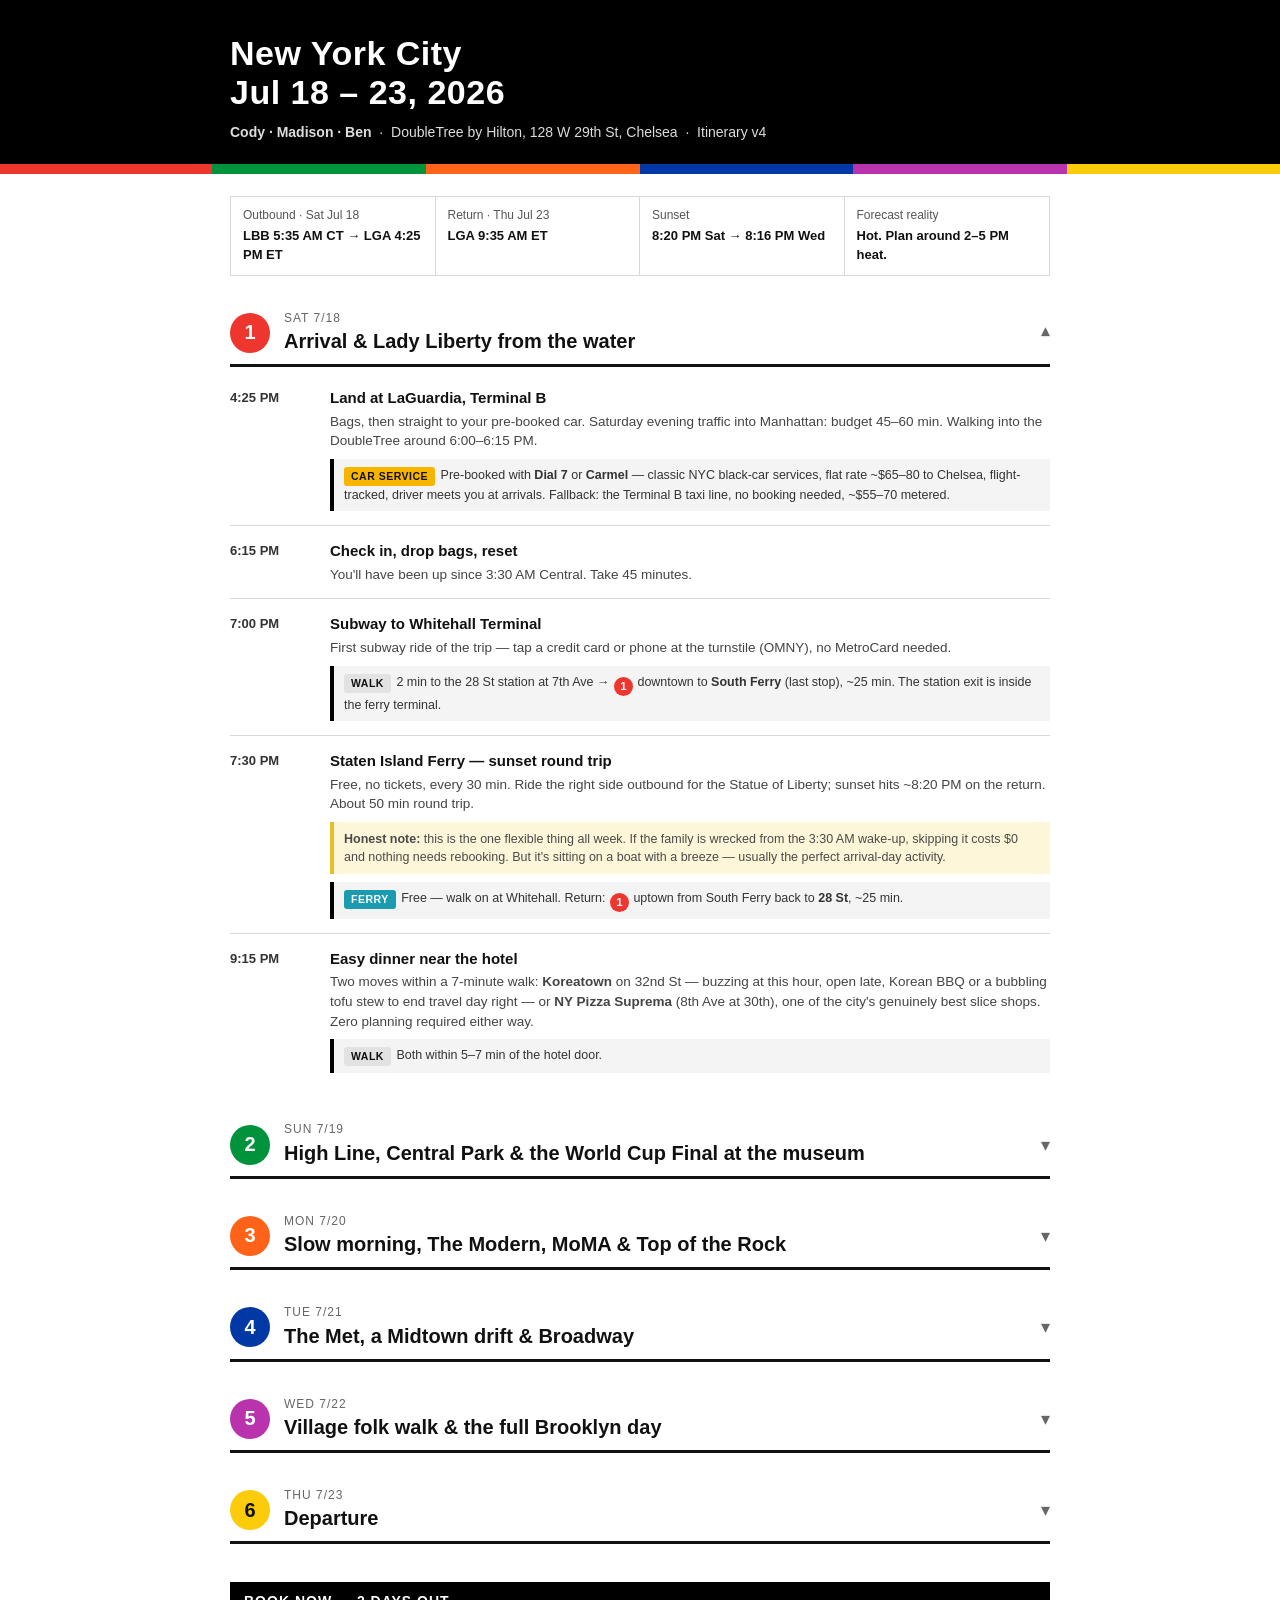
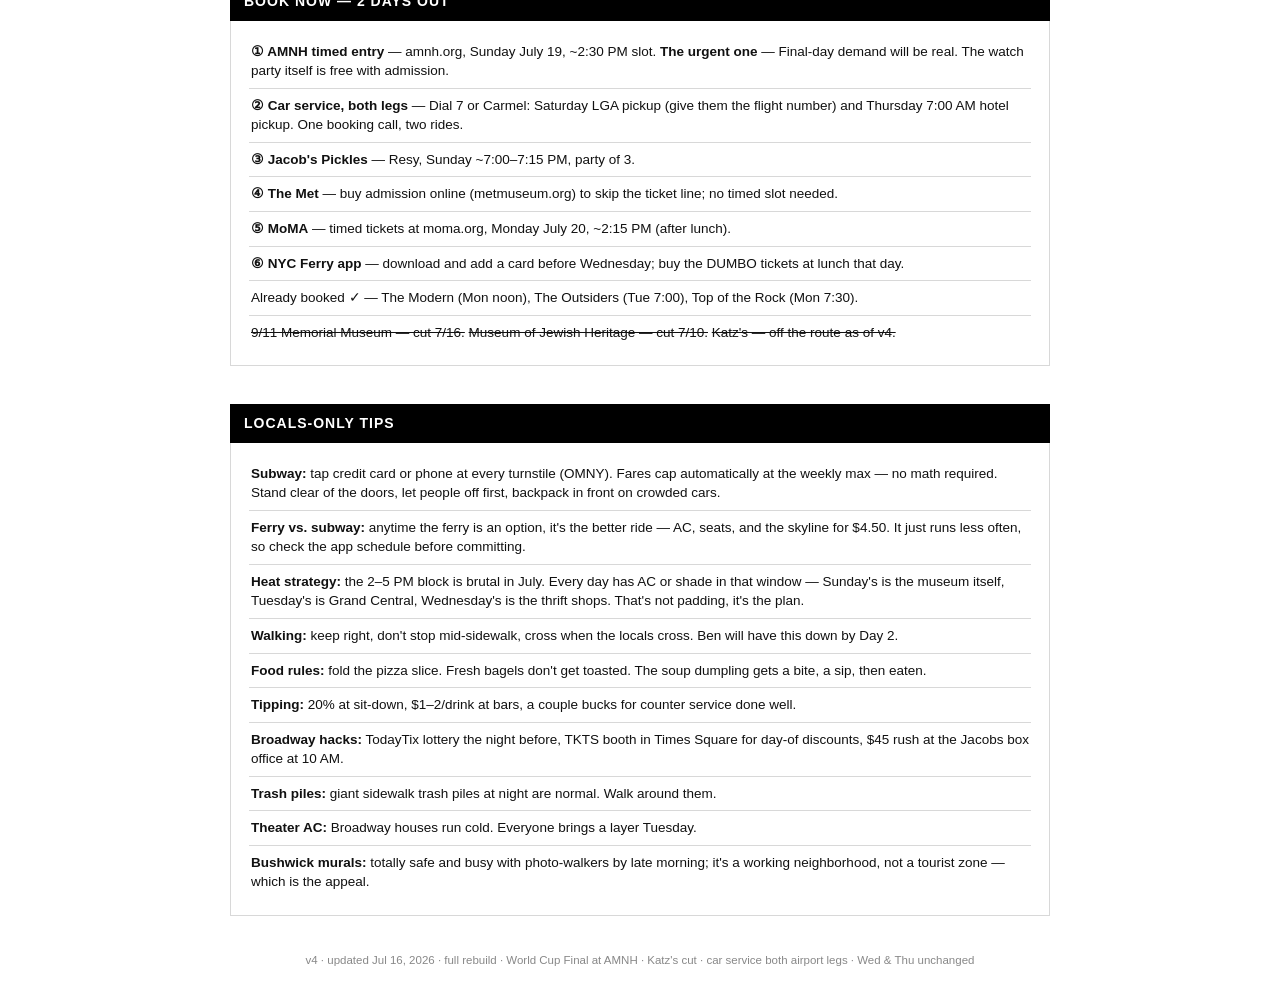
<file: index.html>
<!DOCTYPE html>
<html lang="en">
<head>
<meta charset="UTF-8">
<meta name="viewport" content="width=device-width, initial-scale=1.0">
<title>NYC Itinerary — Jul 18–23, 2026</title>
<style>
  :root{
    --d1:#EE352E; /* 1-line red */
    --d2:#00933C; /* 4/5/6 green */
    --d3:#FF6319; /* B/D/F/M orange */
    --d4:#0039A6; /* A/C/E blue */
    --d5:#B933AD; /* 7-line purple */
    --d6:#FCCC0A; /* N/Q/R/W yellow */
    --ink:#111;
    --paper:#fff;
    --rule:#d8d8d8;
    --soft:#f4f4f4;
  }
  *{box-sizing:border-box;margin:0;padding:0}
  body{font-family:Helvetica,Arial,sans-serif;color:var(--ink);background:var(--paper);line-height:1.45}
  .wrap{max-width:860px;margin:0 auto;padding:0 20px}

  /* Signboard header — station-sign black */
  .signboard{background:#000;color:#fff;padding:34px 0 22px;border-bottom:10px solid;border-image:linear-gradient(90deg,var(--d1) 0 16.6%,var(--d2) 0 33.3%,var(--d3) 0 50%,var(--d4) 0 66.6%,var(--d5) 0 83.3%,var(--d6) 0 100%) 1}
  .signboard h1{font-size:34px;font-weight:700;letter-spacing:.5px;line-height:1.15}
  .signboard .sub{margin-top:10px;font-size:14px;color:#ddd}

  .flightbar{display:grid;grid-template-columns:repeat(4,1fr);gap:0;border:1px solid var(--rule);margin:22px 0 8px}
  .flightbar .cell{padding:10px 12px;font-size:12px;color:#555;border-right:1px solid var(--rule)}
  .flightbar .cell:last-child{border-right:none}
  .flightbar .cell b{display:block;color:var(--ink);font-size:13px;margin-top:2px}
  @media(max-width:640px){.flightbar{grid-template-columns:1fr 1fr}.flightbar .cell{border-bottom:1px solid var(--rule)}}

  /* Day sections */
  .day{margin:34px 0 8px}
  .dayhead{display:flex;align-items:center;gap:14px;padding-bottom:8px;border-bottom:3px solid var(--ink)}
  .bullet{width:40px;height:40px;border-radius:50%;color:#fff;font-size:20px;font-weight:700;display:flex;align-items:center;justify-content:center;flex:none}
  .bullet.dark{color:#111}
  .dayhead h2{font-size:20px;font-weight:700}
  .dayhead .dow{display:block;font-size:12px;font-weight:400;color:#666;text-transform:uppercase;letter-spacing:1px}

  /* Accordion behavior */
  .dayhead{cursor:pointer;user-select:none}
  .dayhead .chev{margin-left:auto;font-size:18px;color:#666;transition:transform .25s ease;flex:none}
  .day.open .chev{transform:rotate(180deg)}
  .day .stops{display:none}
  .day.open .stops{display:block}
  @media print{.day .stops{display:block !important}.dayhead .chev{display:none}}

  .stops{margin-top:6px}
  .stop{display:grid;grid-template-columns:86px 1fr;gap:14px;padding:14px 0;border-bottom:1px solid var(--rule)}
  .stop:last-child{border-bottom:none}
  .stop .t{font-size:13px;font-weight:700;padding-top:2px;color:#333}
  .name{font-size:15px;font-weight:700}
  .note{font-size:13.5px;color:#444;margin-top:3px}
  .anchor{display:inline-block;background:#000;color:#fff;font-size:10px;font-weight:700;letter-spacing:.8px;text-transform:uppercase;padding:2px 7px;border-radius:3px;margin-left:6px;vertical-align:2px}
  .tip{background:#fdf6d8;border-left:4px solid #e5c02a;font-size:12.5px;color:#4a4a4a;padding:8px 10px;margin-top:8px}
  .flexnote{font-size:12.5px;font-style:italic;color:#666;margin-top:6px}

  /* Transit strip */
  .transit{background:var(--soft);border-left:4px solid #000;font-size:12.5px;color:#333;padding:7px 10px;margin-top:8px}
  .transit b{font-weight:700}
  .rb{display:inline-flex;align-items:center;justify-content:center;width:19px;height:19px;border-radius:50%;color:#fff;font-size:11.5px;font-weight:700;vertical-align:-4px;margin:0 1px}
  .rb.r1,.rb.r2,.rb.r3{background:#EE352E}
  .rb.r4,.rb.r5,.rb.r6{background:#00933C}
  .rb.rA,.rb.rC,.rb.rE{background:#0039A6}
  .rb.rB,.rb.rD,.rb.rF,.rb.rM{background:#FF6319}
  .rb.rN,.rb.rQ,.rb.rR,.rb.rW{background:#FCCC0A;color:#111}
  .rb.rL{background:#A7A9AC}
  .rb.rJ,.rb.rZ{background:#996633}
  .rb.rS{background:#808183}
  .chip{display:inline-block;font-size:10.5px;font-weight:700;letter-spacing:.5px;padding:2px 7px;border-radius:3px;vertical-align:-1px;margin-right:2px}
  .chip.walk{background:#e2e2e2;color:#111}
  .chip.taxi{background:#f7b500;color:#111}
  .chip.ferry{background:#1b9bb0;color:#fff}
  .chip.fly{background:#333;color:#fff}

  /* Blocks */
  .blockhead{background:#000;color:#fff;font-size:14px;font-weight:700;letter-spacing:1px;text-transform:uppercase;padding:9px 14px;margin-top:38px}
  .blockbody{border:1px solid var(--rule);border-top:none;padding:14px 18px 16px;font-size:13.5px}
  .blockbody ul{list-style:none}
  .blockbody li{padding:7px 0 7px 2px;border-bottom:1px solid var(--rule)}
  .blockbody li:last-child{border-bottom:none}

  footer{margin:36px 0 30px;font-size:11.5px;color:#888;text-align:center}
  @media print{.signboard{-webkit-print-color-adjust:exact;print-color-adjust:exact}}
</style>
</head>
<body>

<header class="signboard">
  <div class="wrap">
    <h1>New York City<br>Jul 18 – 23, 2026</h1>
    <div class="sub"><strong>Cody · Madison · Ben</strong> &nbsp;·&nbsp; DoubleTree by Hilton, 128 W 29th St, Chelsea &nbsp;·&nbsp; Itinerary v4</div>
  </div>
</header>

<div class="wrap">
  <div class="flightbar">
    <div class="cell">Outbound · Sat Jul 18<b>LBB 5:35 AM CT → LGA 4:25 PM ET</b></div>
    <div class="cell">Return · Thu Jul 23<b>LGA 9:35 AM ET</b></div>
    <div class="cell">Sunset<b>8:20 PM Sat → 8:16 PM Wed</b></div>
    <div class="cell">Forecast reality<b>Hot. Plan around 2–5 PM heat.</b></div>
  </div>

  <!-- DAY 1 -->
  <section class="day">
    <div class="dayhead">
      <div class="bullet" style="background:var(--d1)">1</div>
      <h2><span class="dow">Sat 7/18</span>Arrival &amp; Lady Liberty from the water</h2>
    </div>
    <div class="stops">
      <div class="stop"><div class="t">4:25 PM</div><div>
        <div class="name">Land at LaGuardia, Terminal B</div>
        <div class="note">Bags, then straight to your pre-booked car. Saturday evening traffic into Manhattan: budget 45–60 min. Walking into the DoubleTree around 6:00–6:15 PM.</div>
        <div class="transit"><span class="chip taxi">CAR SERVICE</span> Pre-booked with <b>Dial 7</b> or <b>Carmel</b> — classic NYC black-car services, flat rate ~$65–80 to Chelsea, flight-tracked, driver meets you at arrivals. Fallback: the Terminal B taxi line, no booking needed, ~$55–70 metered.</div>
      </div></div>
      <div class="stop"><div class="t">6:15 PM</div><div>
        <div class="name">Check in, drop bags, reset</div>
        <div class="note">You'll have been up since 3:30 AM Central. Take 45 minutes.</div>
      </div></div>
      <div class="stop"><div class="t">7:00 PM</div><div>
        <div class="name">Subway to Whitehall Terminal</div>
        <div class="note">First subway ride of the trip — tap a credit card or phone at the turnstile (OMNY), no MetroCard needed.</div>
        <div class="transit"><span class="chip walk">WALK</span> 2 min to the 28 St station at 7th Ave → <span class="rb r1">1</span> downtown to <b>South Ferry</b> (last stop), ~25 min. The station exit is inside the ferry terminal.</div>
      </div></div>
      <div class="stop"><div class="t">7:30 PM</div><div>
        <div class="name">Staten Island Ferry — sunset round trip</div>
        <div class="note">Free, no tickets, every 30 min. Ride the right side outbound for the Statue of Liberty; sunset hits ~8:20 PM on the return. About 50 min round trip.</div>
        <div class="tip"><b>Honest note:</b> this is the one flexible thing all week. If the family is wrecked from the 3:30 AM wake-up, skipping it costs $0 and nothing needs rebooking. But it's sitting on a boat with a breeze — usually the perfect arrival-day activity.</div>
        <div class="transit"><span class="chip ferry">FERRY</span> Free — walk on at Whitehall. Return: <span class="rb r1">1</span> uptown from South Ferry back to <b>28 St</b>, ~25 min.</div>
      </div></div>
      <div class="stop"><div class="t">9:15 PM</div><div>
        <div class="name">Easy dinner near the hotel</div>
        <div class="note">Two moves within a 7-minute walk: <b>Koreatown</b> on 32nd St — buzzing at this hour, open late, Korean BBQ or a bubbling tofu stew to end travel day right — or <b>NY Pizza Suprema</b> (8th Ave at 30th), one of the city's genuinely best slice shops. Zero planning required either way.</div>
        <div class="transit"><span class="chip walk">WALK</span> Both within 5–7 min of the hotel door.</div>
      </div></div>
    </div>
  </section>

  <!-- DAY 2 -->
  <section class="day">
    <div class="dayhead">
      <div class="bullet" style="background:var(--d2)">2</div>
      <h2><span class="dow">Sun 7/19</span>High Line, Central Park &amp; the World Cup Final at the museum</h2>
    </div>
    <div class="stops">
      <div class="stop"><div class="t">9:00 AM</div><div>
        <div class="name">Walk the High Line</div>
        <div class="note">Enter at 30th St &amp; 10th Ave, walk south to Gansevoort. Early — no shade, and it's packed by 11.</div>
        <div class="transit"><span class="chip walk">WALK</span> ~12 min from the hotel: west on 29th/30th to 10th Ave. Stairs and elevator at the 30th St entrance.</div>
      </div></div>
      <div class="stop"><div class="t">10:45 AM</div><div>
        <div class="name">Chelsea Market — early lunch</div>
        <div class="note">Los Tacos No. 1 opens at 11 and the line moves fast at the top of the hour. Eat a real lunch here — the afternoon is long.</div>
        <div class="transit"><span class="chip walk">WALK</span> Exit the High Line at 16th St — the stairs drop you at the market's door.</div>
      </div></div>
      <div class="stop"><div class="t">12:15 PM</div><div>
        <div class="name">Subway to Columbus Circle</div>
        <div class="transit"><span class="chip walk">WALK</span> ~8 min to 14 St station at 7th Ave → <span class="rb r1">1</span> uptown to <b>59 St–Columbus Circle</b>, ~15 min. You enter the park at its southwest corner.</div>
      </div></div>
      <div class="stop"><div class="t">12:45 PM</div><div>
        <div class="name">Central Park — the classic route north</div>
        <div class="note">Sheep Meadow → the Mall &amp; Literary Walk → <b>Bethesda Terrace and Fountain</b> (the postcard) → Bow Bridge → Strawberry Fields → exit west at 77th St. About 2 hours at amble pace with sits. Buy water from the carts; the route is mostly shaded.</div>
        <div class="tip"><b>Final-day energy:</b> the Great Lawn hosts the ticketed 50,000-person watch party today, so that section is fenced — your route stays south and west of it, but the whole park will be humming. It's a feature, not a bug.</div>
        <div class="transit"><span class="chip walk">WALK</span> All on foot inside the park.</div>
      </div></div>
      <div class="stop"><div class="t">2:40 PM</div><div>
        <div class="name">Levain Bakery — the cookie</div>
        <div class="note">167 W 74th St. A six-ounce chocolate chip walnut cookie, warm. Ben will understand when he holds it. Quick detour, then north to the museum.</div>
        <div class="transit"><span class="chip walk">WALK</span> 3 min west of the park exit, then 6 min up Columbus/CPW to the museum at 79th.</div>
      </div></div>
      <div class="stop"><div class="t">3:00 PM</div><div>
        <div class="name">AMNH — dinosaurs, blue whale &amp; the World Cup Final <span class="anchor">Anchor</span></div>
        <div class="note">Timed entry booked for ~2:30. The Final (Argentina v Spain, 3 PM) screens on the big screens in the LeFrak Theater and Cullman Hall of the Universe — <b>free with admission</b> — and the museum stays open until 7:30 tonight. Messi at 39 chasing back-to-back titles, halftime show by Shakira, Madonna, and BTS, all in air conditioning.</div>
        <div class="tip"><b>The play:</b> watch the first half and halftime show in the LeFrak Theater, then hit the dinosaur halls and blue whale during the second half — while everyone else watches the match, you may get the fourth floor nearly to yourselves. Drift back for the finish. Leave when you're done, not when it closes.</div>
        <div class="transit"><span class="chip walk">WALK</span> Entrance at 79th St &amp; Central Park West.</div>
      </div></div>
      <div class="stop"><div class="t">~7:00 PM</div><div>
        <div class="name">Dinner — Jacob's Pickles</div>
        <div class="note">509 Amsterdam Ave (between 84th and 85th). Biscuits, fried chicken, pickle flights — Southern comfort done at Upper West Side volume. Reservation on Resy for ~7:00–7:15 so there's no wait after a big day.</div>
        <div class="transit"><span class="chip walk">WALK</span> 10 min up Amsterdam from the museum.</div>
      </div></div>
      <div class="stop"><div class="t">8:45 PM</div><div>
        <div class="name">Home</div>
        <div class="note">If Argentina won, enjoy the honking. It will be citywide.</div>
        <div class="transit"><span class="rb r1">1</span> From <b>86 St</b> (Broadway) downtown to <b>28 St</b>, ~30 min, then 2-min walk.</div>
      </div></div>
    </div>
  </section>

  <!-- DAY 3 -->
  <section class="day">
    <div class="dayhead">
      <div class="bullet" style="background:var(--d3)">3</div>
      <h2><span class="dow">Mon 7/20</span>Slow morning, The Modern, MoMA &amp; Top of the Rock</h2>
    </div>
    <div class="stops">
      <div class="stop"><div class="t">Morning</div><div>
        <div class="name">Sleep in — on purpose</div>
        <div class="note">Nothing is scheduled and nothing should be. Two big days are done and three timed anchors are coming today. When you surface, <b>Best Bagel &amp; Coffee</b> (225 W 35th, 7-min walk) is a legitimately elite bagel — fresh means untoasted.</div>
        <div class="flexnote">Only rule: be on the E train by 11:20.</div>
      </div></div>
      <div class="stop"><div class="t">11:20 AM</div><div>
        <div class="name">Head to 53rd St</div>
        <div class="transit"><span class="chip walk">WALK</span> 6 min to 34 St–Penn Station → <span class="rb rE">E</span> uptown to <b>5 Av/53 St</b>, ~12 min, then 2-min walk to The Modern.</div>
      </div></div>
      <div class="stop"><div class="t">12:00 PM</div><div>
        <div class="name">Lunch — The Modern, at MoMA <span class="anchor">Anchor</span></div>
        <div class="note">9 W 53rd St, two Michelin stars, dining room overlooking the sculpture garden. Prix fixe lunch, business casual (collared shirt fine, no jacket needed). Budget ~2 hours. This is the Michelin box, checked, at a fraction of a tasting-menu dinner.</div>
        <div class="tip"><b>Fallback:</b> if the Dining Room loses your table, the Bar Room next door is the same kitchen à la carte — cheaper, no dress code, walk-ins accepted.</div>
      </div></div>
      <div class="stop"><div class="t">2:15 PM</div><div>
        <div class="name">MoMA</div>
        <div class="note">Same building — the whole point of this day. Open Mondays 10:30–5:30. Starry Night is floor 5; go straight up, then work down. Download the free MoMA app for audio and the map — no paid tour needed. Stay until 5:00 or leave at 3:30, your call.</div>
      </div></div>
      <div class="stop"><div class="t">5:00 PM</div><div>
        <div class="name">Rockefeller wander — Nintendo NY &amp; St. Patrick's</div>
        <div class="note"><b>Nintendo NY</b> (10 Rockefeller Plaza) is two floors of exclusives — Ben's stop. <b>St. Patrick's Cathedral</b> directly across 5th is free, takes ten minutes, and genuinely drops jaws. Fifth Ave flagships in between if Madison wants them.</div>
        <div class="transit"><span class="chip walk">WALK</span> Everything within 3 blocks of MoMA.</div>
      </div></div>
      <div class="stop"><div class="t">6:15 PM</div><div>
        <div class="name">Dinner — Joe's Home of Soup Dumplings</div>
        <div class="note">7 W 56th St. The pre-observation-deck move: casual, fast, and the best soup dumplings in Midtown. Technique for first-timers: bite a small hole, sip the broth, then eat. The line moves.</div>
        <div class="transit"><span class="chip walk">WALK</span> 4 min from Rockefeller Center.</div>
      </div></div>
      <div class="stop"><div class="t">7:30 PM</div><div>
        <div class="name">Top of the Rock <span class="anchor">Anchor</span></div>
        <div class="note">30 Rockefeller Plaza. Timed entry booked for sunset (8:18 PM tonight). Going up at 7:30 puts you on the deck for golden hour into blue hour, city lights coming on as you leave. The view frames the Empire State Building and Central Park in one shot — the thing the Empire State deck can't give you.</div>
        <div class="transit"><span class="chip walk">WALK</span> 3-min walk. Home afterward: <span class="rb rB">B</span><span class="rb rD">D</span><span class="rb rF">F</span><span class="rb rM">M</span> from 47–50 Sts–Rockefeller Ctr → <b>34 St–Herald Sq</b>, then 7-min walk.</div>
      </div></div>
    </div>
  </section>

  <!-- DAY 4 -->
  <section class="day">
    <div class="dayhead">
      <div class="bullet" style="background:var(--d4)">4</div>
      <h2><span class="dow">Tue 7/21</span>The Met, a Midtown drift &amp; Broadway</h2>
    </div>
    <div class="stops">
      <div class="stop"><div class="t">9:30 AM</div><div>
        <div class="name">The Met</div>
        <div class="note">Open Tuesdays (closed Wednesdays — that's why today). Arrive at open, hit the must-sees: Temple of Dendur, Arms &amp; Armor for Ben, European paintings. Free volunteer-led highlights tours leave from the Great Hall — take one only if a departure lines up. <b>Hard stop at 12:30</b> — you cannot "do" the Met and shouldn't try.</div>
        <div class="transit"><span class="chip taxi">TAXI / LYFT</span> ~15–20 min up Madison Ave (~$20–25) — the honest fastest route from a west-side hotel at 9:10 AM. Subway alternative exists but takes 40 min and two transfers; take the taxi.</div>
      </div></div>
      <div class="stop"><div class="t">12:45 PM</div><div>
        <div class="name">Down to Grand Central — lunch in the AC</div>
        <div class="note">The concourse ceiling, the whispering gallery outside the Oyster Bar (stand in opposite corners of the arch and murmur), and lunch in the dining concourse. This is the day's air-conditioned block, timed to peak heat.</div>
        <div class="transit"><span class="chip walk">WALK</span> 10 min east to 86 St station (Lexington) → <span class="rb r4">4</span><span class="rb r5">5</span> downtown to <b>Grand Central–42 St</b>, ~15 min.</div>
      </div></div>
      <div class="stop"><div class="t">2:00 PM</div><div>
        <div class="name">New York Public Library &amp; Bryant Park</div>
        <div class="note">Patience and Fortitude out front, Astor Hall, and the <b>Polonsky Treasures</b> exhibit on floor 1 — the original Winnie-the-Pooh animals and a Gutenberg Bible, free. Optional: the free 15-minute Rose Main Reading Room mini-tour at 3:00 (sign up in the McGraw Rotunda from 2:30, first 25 people). Then a shaded sit in Bryant Park behind the building.</div>
        <div class="transit"><span class="chip walk">WALK</span> 5 min west on 42nd St.</div>
      </div></div>
      <div class="stop"><div class="t">3:45 PM</div><div>
        <div class="name">Hotel reset</div>
        <div class="note">Back by ~4:15. Shower, feet up, before the show.</div>
        <div class="transit"><span class="rb rB">B</span><span class="rb rD">D</span><span class="rb rF">F</span><span class="rb rM">M</span> From 42 St–Bryant Pk → <b>34 St–Herald Sq</b>, then 7-min walk.</div>
      </div></div>
      <div class="stop"><div class="t">5:30 PM</div><div>
        <div class="name">Pre-theater dinner, Theater District</div>
        <div class="note">Tell the host you have a 7:00 curtain — every restaurant in the district knows the drill. Casual on purpose; the fancy meal happened Monday.</div>
        <div class="transit"><span class="rb r1">1</span> From 28 St → <b>50 St</b>, then walk south into the district (~15 min total). Or a 20-min walk up 7th Ave.</div>
      </div></div>
      <div class="stop"><div class="t">7:00 PM</div><div>
        <div class="name">The Outsiders — Bernard B. Jacobs Theatre <span class="anchor">Anchor</span></div>
        <div class="note">242 W 45th St. 2 hr 30 min with intermission, out around 9:30. The 7:00 curtain is the only immovable thing today. Theater AC runs cold — bring a layer.</div>
        <div class="transit"><span class="chip walk">WALK</span> From dinner — everything in the district is within a few blocks.</div>
      </div></div>
      <div class="stop"><div class="t">9:35 PM</div><div>
        <div class="name">Times Square at night — check it off</div>
        <div class="note">Five minutes from the theater, and night is the correct time: the lights at full power, the crowd theatrical, the Duffy Square red steps for the photo. 30–45 minutes is exactly enough. Wallets in front pockets, politely decline the costumed characters.</div>
        <div class="transit"><span class="chip walk">WALK</span> Up to Duffy Square (47th &amp; Broadway). Home: the 20-min walk down 7th Ave usually beats the post-curtain subway crush; otherwise <span class="rb r1">1</span> from Times Sq–42 St → <b>28 St</b>.</div>
      </div></div>
    </div>
  </section>

  <!-- DAY 5 -->
  <section class="day">
    <div class="dayhead">
      <div class="bullet" style="background:var(--d5)">5</div>
      <h2><span class="dow">Wed 7/22</span>Village folk walk &amp; the full Brooklyn day</h2>
    </div>
    <div class="stops">
      <div class="stop"><div class="t">9:00 AM</div><div>
        <div class="name">Greenwich Village folk walk — 4 stops, ~45 min</div>
        <div class="note">① Jones St at 4th St — the Freewheelin' Bob Dylan cover spot. ② Cafe Wha? on MacDougal — where Dylan played his first NYC gig and Van Ronk held court. ③ Caffe Reggio — espresso in the room where the folk crowd argued all night. ④ Washington Square Park — the Sunday folk-circle ground zero.</div>
        <div class="transit"><span class="rb r1">1</span> From 28 St → <b>Christopher St–Sheridan Sq</b>, ~12 min, then 4-min walk to Jones St. The four stops are all within 10 minutes of each other on foot.</div>
      </div></div>
      <div class="stop"><div class="t">10:15 AM</div><div>
        <div class="name">Joe's Pizza, Carmine St</div>
        <div class="note">A slice at 10 AM is a legitimate New York decision. Fold it.</div>
        <div class="transit"><span class="chip walk">WALK</span> 6 min from Washington Square Park.</div>
      </div></div>
      <div class="stop"><div class="t">10:45 AM</div><div>
        <div class="name">L train out to Bushwick</div>
        <div class="note">The day's one long ride — the L is the spine of the whole Brooklyn day. Ride it all the way east first, then work back west toward the bridge. No backtracking.</div>
        <div class="transit"><span class="chip walk">WALK</span> ~15 min up 6th Ave to the 14 St station → <span class="rb rL">L</span> toward Brooklyn to <b>Jefferson St</b>, ~30 min. (~45 min door to door.)</div>
      </div></div>
      <div class="stop"><div class="t">11:30 AM</div><div>
        <div class="name">The Bushwick Collective — street art</div>
        <div class="note">Outdoor mural gallery centered on Troutman St around St. Nicholas and Wyckoff — several blocks of rotating large-scale street art. Free, no tickets, your own pace; 45–60 min. Late morning on purpose: zero shade out here, and the light is better for photos.</div>
        <div class="transit"><span class="chip walk">WALK</span> 1 block from the Jefferson St station exit.</div>
      </div></div>
      <div class="stop"><div class="t">12:30 PM</div><div>
        <div class="name">Lunch — Roberta's, or hold for Williamsburg</div>
        <div class="note">Roberta's (261 Moore St) is the pizza place that put Bushwick on the food map — one L stop back. Honest caveat: that's two pizzas before 1 PM, which is either a problem or the whole point of New York. Taco and sandwich spots near Jefferson St otherwise, or just eat in Williamsburg.</div>
        <div class="transit"><span class="rb rL">L</span> One stop to <b>Morgan Av</b> for Roberta's (2-min walk), or stay on to Bedford Av and eat there.</div>
      </div></div>
      <div class="stop"><div class="t">1:15 PM</div><div>
        <div class="name">Williamsburg thrifting — hard stop 3:15</div>
        <div class="note">Beacon's Closet, L Train Vintage, Awoke Vintage, Buffalo Exchange — a walkable spread off Bedford. Ben sets the pace. This lands in the 1–4 PM heat window by design: the shops are your air conditioning. OddFellows on Kent Ave if morale needs ice cream. <b>Hard stop 3:15</b> to make the ferry — that deadline is what buys the chill hour.</div>
        <div class="transit"><span class="rb rL">L</span> From Morgan Av → <b>Bedford Av</b>, ~10 min. Then everything on foot.</div>
      </div></div>
      <div class="stop"><div class="t">3:30 PM</div><div>
        <div class="name">NYC Ferry to DUMBO</div>
        <div class="note">East River route, southbound — skyline and both bridges from the water. $4.50, air-conditioned cabin, ~15–20 min.</div>
        <div class="transit"><span class="chip walk">WALK</span> ~10 min from Bedford Ave to the <b>North Williamsburg</b> landing (N 6th St pier) → <span class="chip ferry">FERRY</span> East River route southbound to <b>DUMBO</b>. Buy tickets in the NYC Ferry app; check the schedule at lunch — midweek boats run every 25–30 min, so know your departure before the 3:15 thrifting stop.</div>
      </div></div>
      <div class="stop"><div class="t">4:00 PM</div><div>
        <div class="name">Chill hour — Brooklyn Bridge Park</div>
        <div class="note">The ferry lands you in it. One protected hour of nothing: the Empire Fulton Ferry lawn, Pebble Beach at the water, Jane's Carousel if Madison wants it, the skyline doing its thing. No phones-out-for-tickets, no walking with purpose. This is the decompression before the finale.</div>
        <div class="transit"><span class="chip walk">WALK</span> Zero transit — the park starts at the ferry landing.</div>
      </div></div>
      <div class="stop"><div class="t">5:00 PM</div><div>
        <div class="name">DUMBO — the Washington St view</div>
        <div class="note">Manhattan Bridge framed between brick warehouses, Empire State Building visible through the arch — the most photographed spot in the borough, and it earns it. Wander the cobblestones, hit a bookstore or the Time Out rooftop for the view.</div>
        <div class="transit"><span class="chip walk">WALK</span> 3 min up from the park.</div>
      </div></div>
      <div class="stop"><div class="t">6:00 PM</div><div>
        <div class="name">Dinner in DUMBO</div>
        <div class="note">Time Out Market (55 Water St) — a food hall where three people with three different appetites all win. Juliana's (19 Old Fulton) is the destination pizza if the day somehow demands a third. Eating at 6:00 means you walk the bridge fed and you're home packing by 9:00, not 9:45.</div>
        <div class="transit"><span class="chip walk">WALK</span> Both within 5 min of the Washington St corner.</div>
      </div></div>
      <div class="stop"><div class="t">7:30 PM</div><div>
        <div class="name">Walk the Brooklyn Bridge at sunset <span class="anchor">Anchor</span></div>
        <div class="note">Brooklyn → Manhattan, ~40 min at stroll pace, skyline in front of you the whole way. Sunset is 8:16 PM — starting at 7:30 puts you mid-span around 7:55 in golden light, stepping off right at sundown. Stay in the pedestrian lane.</div>
        <div class="transit"><span class="chip walk">WALK</span> ~12 min from Time Out Market: up Washington St, under the BQE, to the pedestrian stairs near Washington &amp; Prospect at Cadman Plaza. No subway needed — dinner put you at the on-ramp.</div>
      </div></div>
      <div class="stop"><div class="t">8:45 PM</div><div>
        <div class="name">Home — pack tonight</div>
        <div class="note">Straight back to the hotel. Pack before bed; the car is already booked for 7:00 AM.</div>
        <div class="transit"><span class="rb rR">R</span><span class="rb rW">W</span> Uptown from <b>City Hall</b> (right at the bridge exit) → <b>28 St</b>, ~20 min, then 2-min walk to the hotel door.</div>
      </div></div>
    </div>
  </section>

  <!-- DAY 6 -->
  <section class="day">
    <div class="dayhead">
      <div class="bullet dark" style="background:var(--d6)">6</div>
      <h2><span class="dow">Thu 7/23</span>Departure</h2>
    </div>
    <div class="stops">
      <div class="stop"><div class="t">6:30 AM</div><div>
        <div class="name">Coffee to go</div>
        <div class="note">Nothing sit-down. There's food past security at LGA Terminal B if anyone's hungry.</div>
      </div></div>
      <div class="stop"><div class="t">7:00 AM</div><div>
        <div class="name">Depart hotel for LGA</div>
        <div class="note">Pre-booked with the same car service as arrival. At the terminal by ~7:45.</div>
        <div class="tip"><b>Why 7:00 and not 7:30:</b> a 9:35 AM flight means boarding ~9:00. Leaving at 7:30 left a 50-minute buffer at LGA with zero slack. The extra 30 minutes is cheap insurance; worst case you drink coffee at the gate.</div>
        <div class="transit"><span class="chip taxi">CAR SERVICE</span> Pre-booked 7:00 AM pickup, 30–40 min via the Queens–Midtown Tunnel and BQE/Grand Central Pkwy to <b>Terminal B</b>.</div>
      </div></div>
      <div class="stop"><div class="t">9:35 AM</div><div>
        <div class="name">Wheels up — LGA → LBB</div>
        <div class="note">Home to Lubbock.</div>
        <div class="transit"><span class="chip fly">FLY</span> The easy part.</div>
      </div></div>
    </div>
  </section>

  <!-- BOOKING CHECKLIST -->
  <div class="blockhead">Book now — 2 days out</div>
  <div class="blockbody">
    <ul>
      <li><b>① AMNH timed entry</b> — amnh.org, Sunday July 19, ~2:30 PM slot. <b>The urgent one</b> — Final-day demand will be real. The watch party itself is free with admission.</li>
      <li><b>② Car service, both legs</b> — Dial 7 or Carmel: Saturday LGA pickup (give them the flight number) and Thursday 7:00 AM hotel pickup. One booking call, two rides.</li>
      <li><b>③ Jacob's Pickles</b> — Resy, Sunday ~7:00–7:15 PM, party of 3.</li>
      <li><b>④ The Met</b> — buy admission online (metmuseum.org) to skip the ticket line; no timed slot needed.</li>
      <li><b>⑤ MoMA</b> — timed tickets at moma.org, Monday July 20, ~2:15 PM (after lunch).</li>
      <li><b>⑥ NYC Ferry app</b> — download and add a card before Wednesday; buy the DUMBO tickets at lunch that day.</li>
      <li>Already booked ✓ — The Modern (Mon noon), The Outsiders (Tue 7:00), Top of the Rock (Mon 7:30).</li>
      <li><s>9/11 Memorial Museum — cut 7/16.</s> <s>Museum of Jewish Heritage — cut 7/10.</s> <s>Katz's — off the route as of v4.</s></li>
    </ul>
  </div>

  <!-- LOCALS TIPS -->
  <div class="blockhead">Locals-only tips</div>
  <div class="blockbody">
    <ul>
      <li><b>Subway:</b> tap credit card or phone at every turnstile (OMNY). Fares cap automatically at the weekly max — no math required. Stand clear of the doors, let people off first, backpack in front on crowded cars.</li>
      <li><b>Ferry vs. subway:</b> anytime the ferry is an option, it's the better ride — AC, seats, and the skyline for $4.50. It just runs less often, so check the app schedule before committing.</li>
      <li><b>Heat strategy:</b> the 2–5 PM block is brutal in July. Every day has AC or shade in that window — Sunday's is the museum itself, Tuesday's is Grand Central, Wednesday's is the thrift shops. That's not padding, it's the plan.</li>
      <li><b>Walking:</b> keep right, don't stop mid-sidewalk, cross when the locals cross. Ben will have this down by Day 2.</li>
      <li><b>Food rules:</b> fold the pizza slice. Fresh bagels don't get toasted. The soup dumpling gets a bite, a sip, then eaten.</li>
      <li><b>Tipping:</b> 20% at sit-down, $1–2/drink at bars, a couple bucks for counter service done well.</li>
      <li><b>Broadway hacks:</b> TodayTix lottery the night before, TKTS booth in Times Square for day-of discounts, $45 rush at the Jacobs box office at 10 AM.</li>
      <li><b>Trash piles:</b> giant sidewalk trash piles at night are normal. Walk around them.</li>
      <li><b>Theater AC:</b> Broadway houses run cold. Everyone brings a layer Tuesday.</li>
      <li><b>Bushwick murals:</b> totally safe and busy with photo-walkers by late morning; it's a working neighborhood, not a tourist zone — which is the appeal.</li>
    </ul>
  </div>

  <footer>v4 · updated Jul 16, 2026 · full rebuild · World Cup Final at AMNH · Katz's cut · car service both airport legs · Wed &amp; Thu unchanged</footer>
</div>

<script>
document.addEventListener('DOMContentLoaded', function () {
  var days = document.querySelectorAll('.day');
  days.forEach(function (day, i) {
    var head = day.querySelector('.dayhead');
    if (!head) return;
    var chev = document.createElement('span');
    chev.className = 'chev';
    chev.textContent = '\u25BE';
    head.appendChild(chev);
    head.setAttribute('role', 'button');
    head.setAttribute('tabindex', '0');
    if (i === 0) day.classList.add('open');
    head.setAttribute('aria-expanded', i === 0 ? 'true' : 'false');
    function toggle() {
      var open = day.classList.toggle('open');
      head.setAttribute('aria-expanded', open ? 'true' : 'false');
    }
    head.addEventListener('click', toggle);
    head.addEventListener('keydown', function (e) {
      if (e.key === 'Enter' || e.key === ' ') { e.preventDefault(); toggle(); }
    });
  });
});
</script>
</body>
</html>
</file>
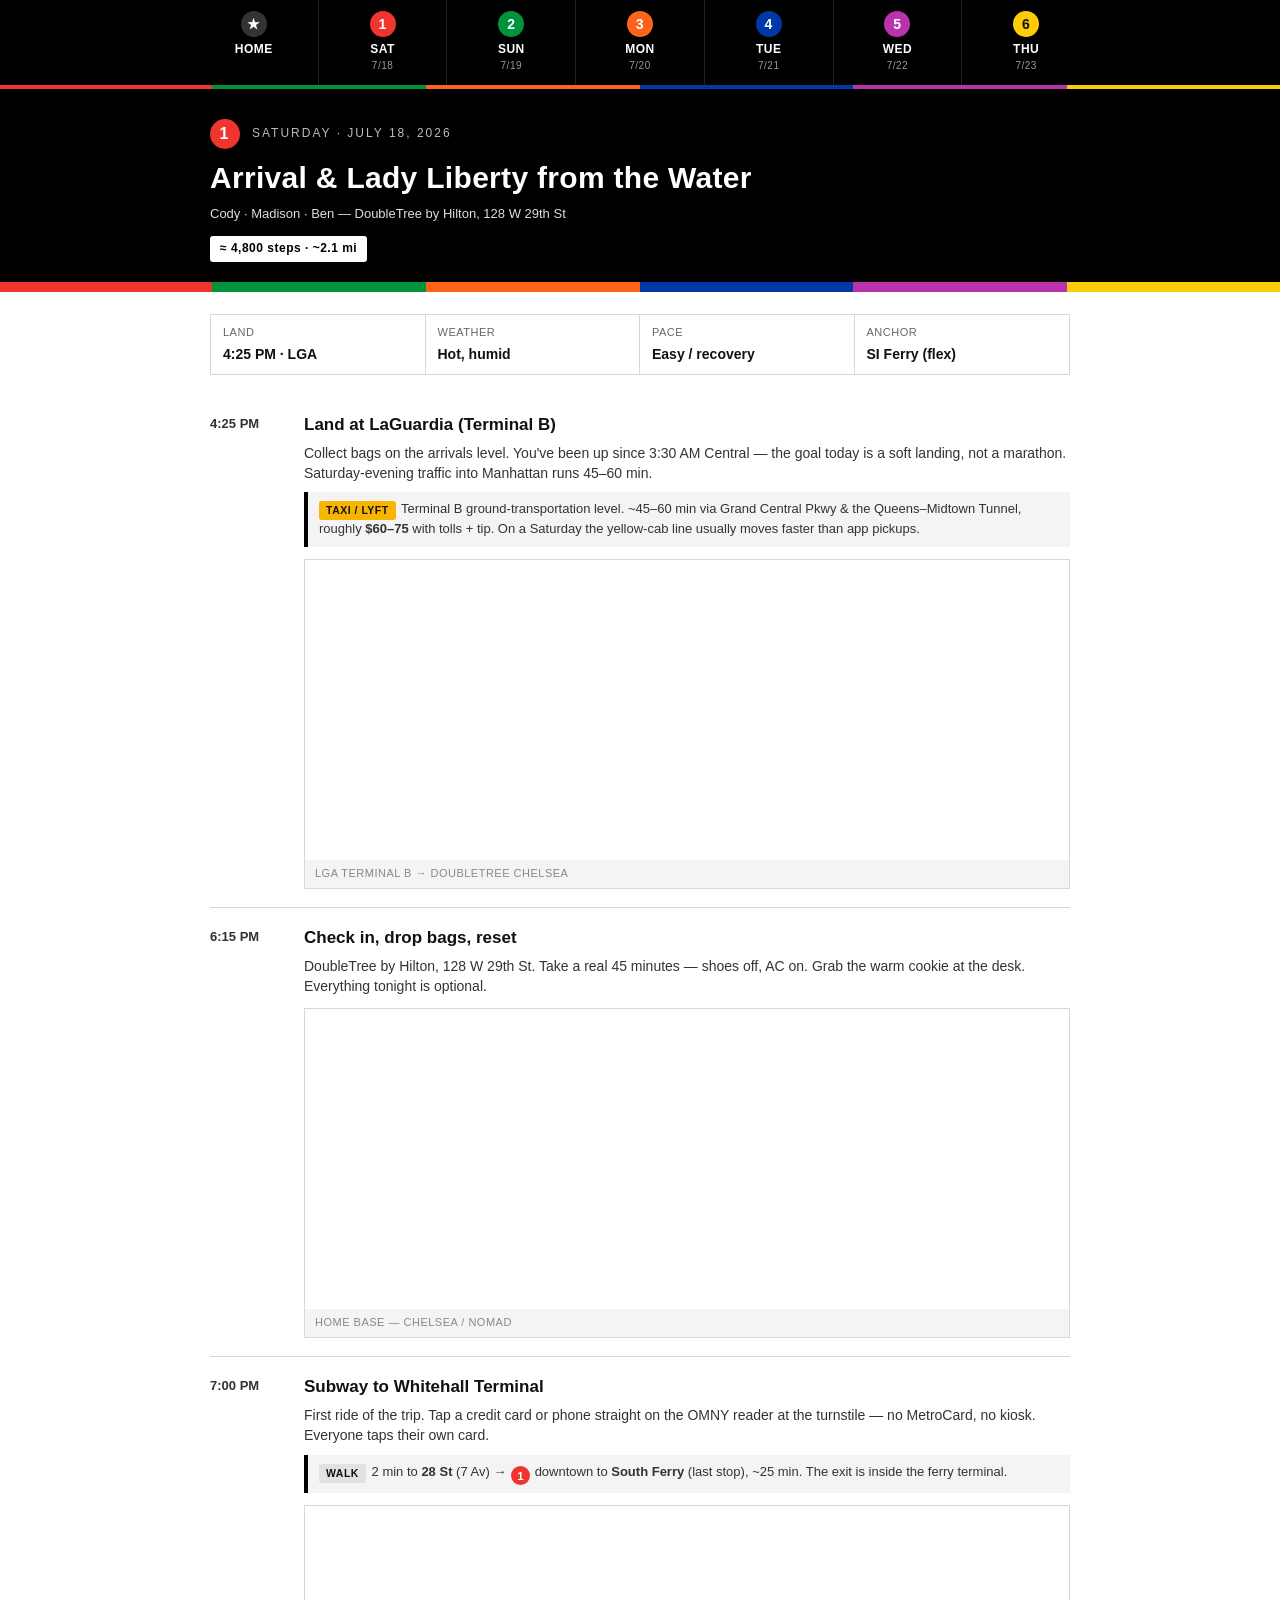
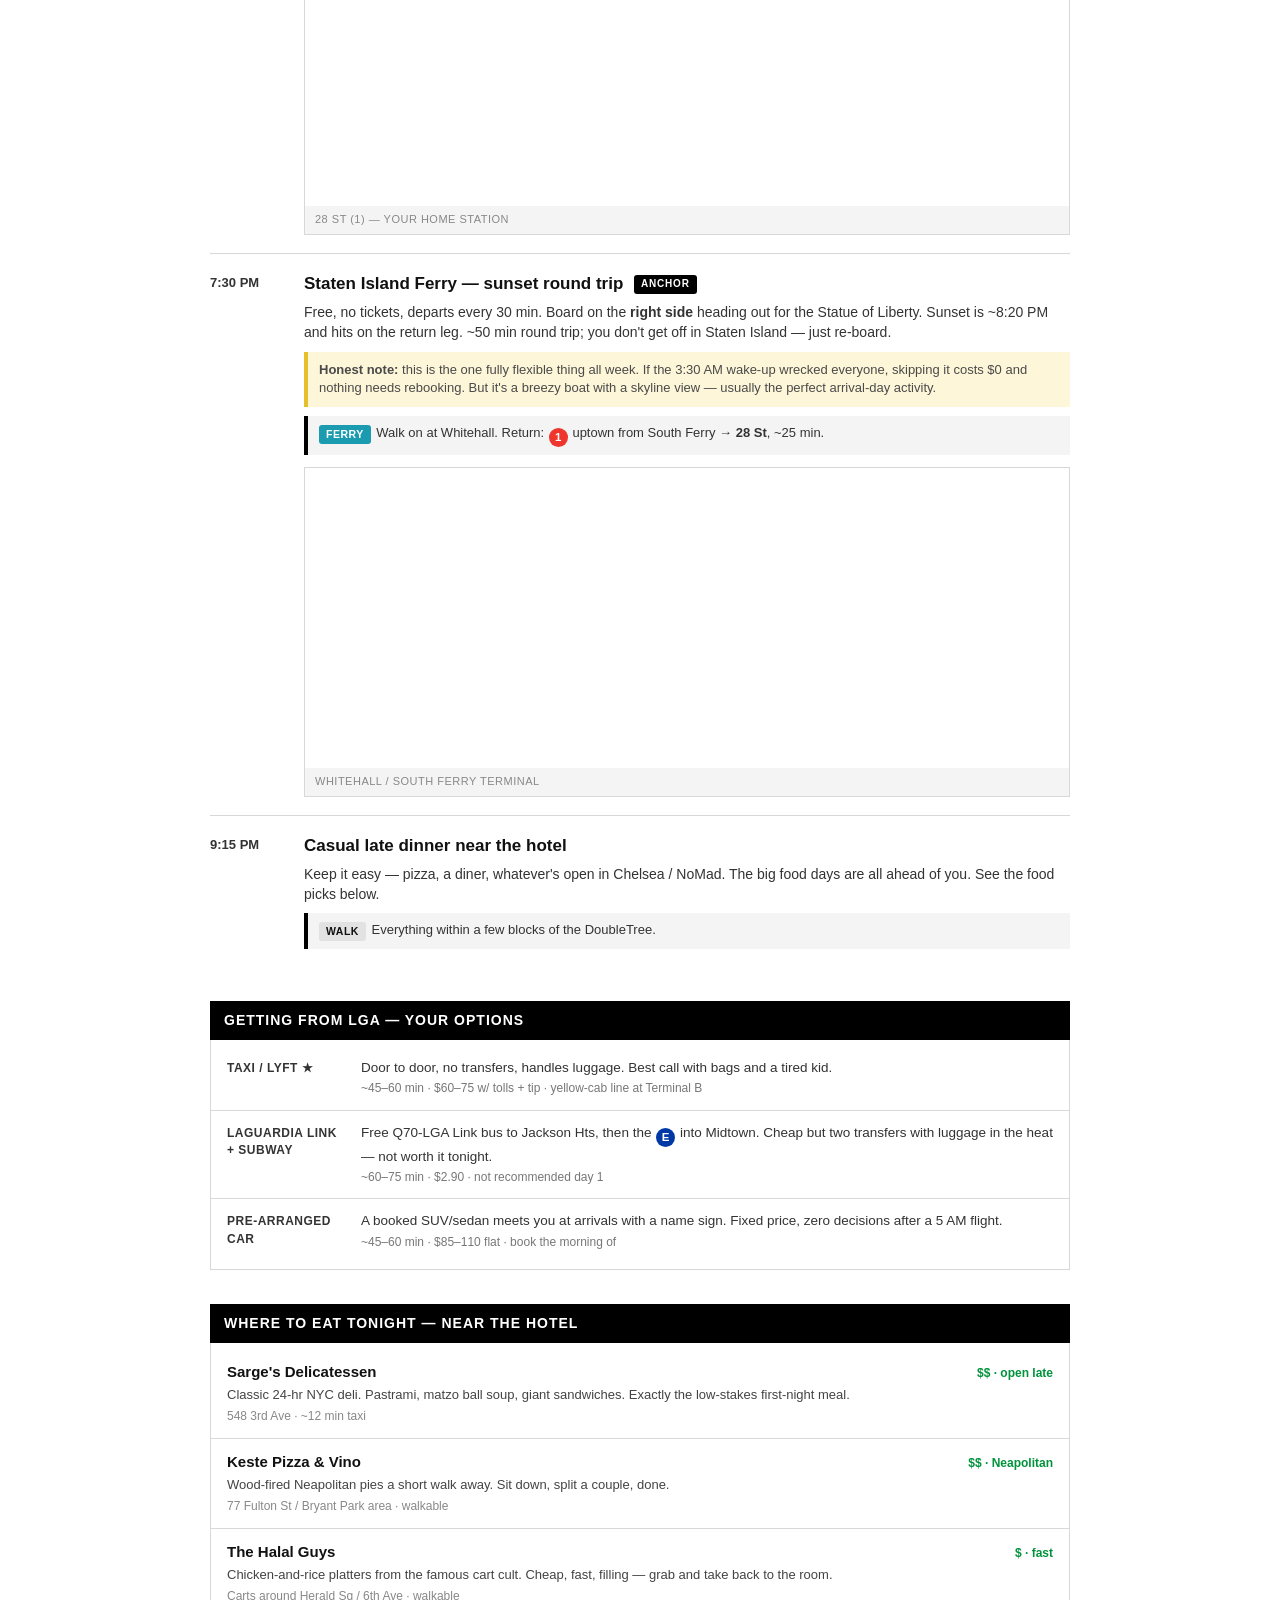
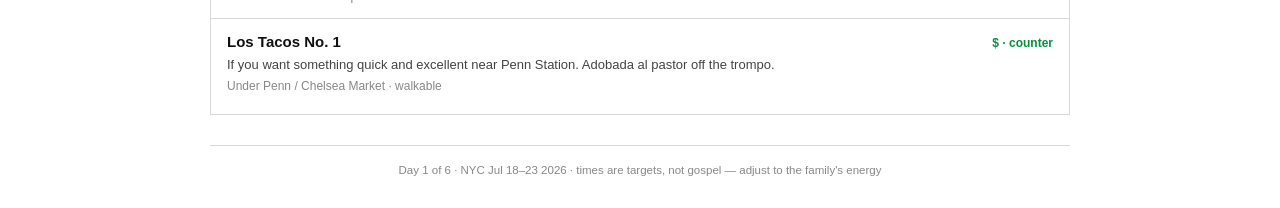
<file: day1.html>
<!DOCTYPE html>
<html lang="en">
<head>
<meta charset="UTF-8">
<meta name="viewport" content="width=device-width, initial-scale=1.0">
<title>Day 1 · Sat Jul 18 — Arrival & Lady Liberty</title>
<link rel="stylesheet" href="style.css">
</head>
<body>
<nav class="daynav"><div class="inner"><a href="index.html"><span class="n" style="background:#333">★</span><span class="dw">Home</span><span class="dt"></span></a><a href="day1.html" class="active"><span class="n" style="background:var(--d1)">1</span><span class="dw">Sat</span><span class="dt">7/18</span></a><a href="day2.html"><span class="n" style="background:var(--d2)">2</span><span class="dw">Sun</span><span class="dt">7/19</span></a><a href="day3.html"><span class="n" style="background:var(--d3)">3</span><span class="dw">Mon</span><span class="dt">7/20</span></a><a href="day4.html"><span class="n" style="background:var(--d4)">4</span><span class="dw">Tue</span><span class="dt">7/21</span></a><a href="day5.html"><span class="n" style="background:var(--d5)">5</span><span class="dw">Wed</span><span class="dt">7/22</span></a><a href="day6.html"><span class="n" style="background:var(--d6);color:#111">6</span><span class="dw">Thu</span><span class="dt">7/23</span></a></div></nav>

<header class="signboard">
  <div class="wrap">
    <div class="kicker"><span class="num" style="background:var(--d1)">1</span> Saturday · July 18, 2026</div>
    <h1>Arrival &amp; Lady Liberty from the Water</h1>
    <div class="sub">Cody · Madison · Ben — DoubleTree by Hilton, 128 W 29th St</div>
    <span class="stepchip">≈ 4,800 steps · ~2.1 mi</span>
  </div>
</header>

<div class="wrap">
  <div class="snapshot">
    <div class="cell">Land<b>4:25 PM · LGA</b></div>
    <div class="cell">Weather<b>Hot, humid</b></div>
    <div class="cell">Pace<b>Easy / recovery</b></div>
    <div class="cell">Anchor<b>SI Ferry (flex)</b></div>
  </div>

  <div class="stops">

    <div class="stop"><div class="t">4:25 PM</div><div>
      <div class="name">Land at LaGuardia (Terminal B)</div>
      <div class="note">Collect bags on the arrivals level. You've been up since 3:30 AM Central — the goal today is a soft landing, not a marathon. Saturday-evening traffic into Manhattan runs 45–60 min.</div>
      <div class="transit"><span class="chip taxi">TAXI / LYFT</span> Terminal B ground-transportation level. ~45–60 min via Grand Central Pkwy &amp; the Queens–Midtown Tunnel, roughly <b>$60–75</b> with tolls + tip. On a Saturday the yellow-cab line usually moves faster than app pickups.</div>
      <div class="map">
        <iframe loading="lazy" src="https://www.google.com/maps?q=LaGuardia+Airport+Terminal+B+to+128+W+29th+St+New+York&output=embed"></iframe>
        <div class="cap">LGA Terminal B → DoubleTree Chelsea</div>
      </div>
    </div></div>

    <div class="stop"><div class="t">6:15 PM</div><div>
      <div class="name">Check in, drop bags, reset</div>
      <div class="note">DoubleTree by Hilton, 128 W 29th St. Take a real 45 minutes — shoes off, AC on. Grab the warm cookie at the desk. Everything tonight is optional.</div>
      <div class="map">
        <iframe loading="lazy" src="https://www.google.com/maps?q=DoubleTree+by+Hilton+128+W+29th+St+New+York&output=embed"></iframe>
        <div class="cap">Home base — Chelsea / NoMad</div>
      </div>
    </div></div>

    <div class="stop"><div class="t">7:00 PM</div><div>
      <div class="name">Subway to Whitehall Terminal</div>
      <div class="note">First ride of the trip. Tap a credit card or phone straight on the OMNY reader at the turnstile — no MetroCard, no kiosk. Everyone taps their own card.</div>
      <div class="transit"><span class="chip walk">WALK</span> 2 min to <b>28 St</b> (7 Av) → <span class="rb r1">1</span> downtown to <b>South Ferry</b> (last stop), ~25 min. The exit is inside the ferry terminal.</div>
      <div class="map">
        <iframe loading="lazy" src="https://www.google.com/maps?q=28+St+1+train+station+7th+Ave+New+York&output=embed"></iframe>
        <div class="cap">28 St (1) — your home station</div>
      </div>
    </div></div>

    <div class="stop"><div class="t">7:30 PM</div><div>
      <div class="name">Staten Island Ferry — sunset round trip <span class="anchor">Anchor</span></div>
      <div class="note">Free, no tickets, departs every 30 min. Board on the <b>right side</b> heading out for the Statue of Liberty. Sunset is ~8:20 PM and hits on the return leg. ~50 min round trip; you don't get off in Staten Island — just re-board.</div>
      <div class="tip"><b>Honest note:</b> this is the one fully flexible thing all week. If the 3:30 AM wake-up wrecked everyone, skipping it costs $0 and nothing needs rebooking. But it's a breezy boat with a skyline view — usually the perfect arrival-day activity.</div>
      <div class="transit"><span class="chip ferry">FERRY</span> Walk on at Whitehall. Return: <span class="rb r1">1</span> uptown from South Ferry → <b>28 St</b>, ~25 min.</div>
      <div class="map">
        <iframe loading="lazy" src="https://www.google.com/maps?q=Staten+Island+Ferry+Whitehall+Terminal&output=embed"></iframe>
        <div class="cap">Whitehall / South Ferry Terminal</div>
      </div>
    </div></div>

    <div class="stop"><div class="t">9:15 PM</div><div>
      <div class="name">Casual late dinner near the hotel</div>
      <div class="note">Keep it easy — pizza, a diner, whatever's open in Chelsea / NoMad. The big food days are all ahead of you. See the food picks below.</div>
      <div class="transit"><span class="chip walk">WALK</span> Everything within a few blocks of the DoubleTree.</div>
    </div></div>

  </div>

  <!-- TRANSPORT OPTIONS -->
  <div class="blockhead">Getting from LGA — your options</div>
  <div class="blockbody">
    <div class="opt"><div class="lab">Taxi / Lyft ★</div><div class="body">Door to door, no transfers, handles luggage. Best call with bags and a tired kid.<div class="meta">~45–60 min · $60–75 w/ tolls + tip · yellow-cab line at Terminal B</div></div></div>
    <div class="opt"><div class="lab">LaGuardia Link + Subway</div><div class="body">Free Q70-LGA Link bus to Jackson Hts, then the <span class="rb rE">E</span> into Midtown. Cheap but two transfers with luggage in the heat — not worth it tonight.<div class="meta">~60–75 min · $2.90 · not recommended day 1</div></div></div>
    <div class="opt"><div class="lab">Pre-arranged car</div><div class="body">A booked SUV/sedan meets you at arrivals with a name sign. Fixed price, zero decisions after a 5 AM flight.<div class="meta">~45–60 min · $85–110 flat · book the morning of</div></div></div>
  </div>

  <!-- FOOD -->
  <div class="blockhead">Where to eat tonight — near the hotel</div>
  <div class="blockbody food">
    <div class="item"><div class="top"><span class="nm">Sarge's Delicatessen</span><span class="price">$$ · open late</span></div>
      <div class="desc">Classic 24-hr NYC deli. Pastrami, matzo ball soup, giant sandwiches. Exactly the low-stakes first-night meal.</div>
      <div class="addr">548 3rd Ave · ~12 min taxi</div></div>
    <div class="item"><div class="top"><span class="nm">Keste Pizza &amp; Vino</span><span class="price">$$ · Neapolitan</span></div>
      <div class="desc">Wood-fired Neapolitan pies a short walk away. Sit down, split a couple, done.</div>
      <div class="addr">77 Fulton St / Bryant Park area · walkable</div></div>
    <div class="item"><div class="top"><span class="nm">The Halal Guys</span><span class="price">$ · fast</span></div>
      <div class="desc">Chicken-and-rice platters from the famous cart cult. Cheap, fast, filling — grab and take back to the room.</div>
      <div class="addr">Carts around Herald Sq / 6th Ave · walkable</div></div>
    <div class="item"><div class="top"><span class="nm">Los Tacos No. 1</span><span class="price">$ · counter</span></div>
      <div class="desc">If you want something quick and excellent near Penn Station. Adobada al pastor off the trompo.</div>
      <div class="addr">Under Penn / Chelsea Market · walkable</div></div>
  </div>

  <footer>Day 1 of 6 · NYC Jul 18–23 2026 · times are targets, not gospel — adjust to the family's energy</footer>
</div>
</body>
</html>
</file>
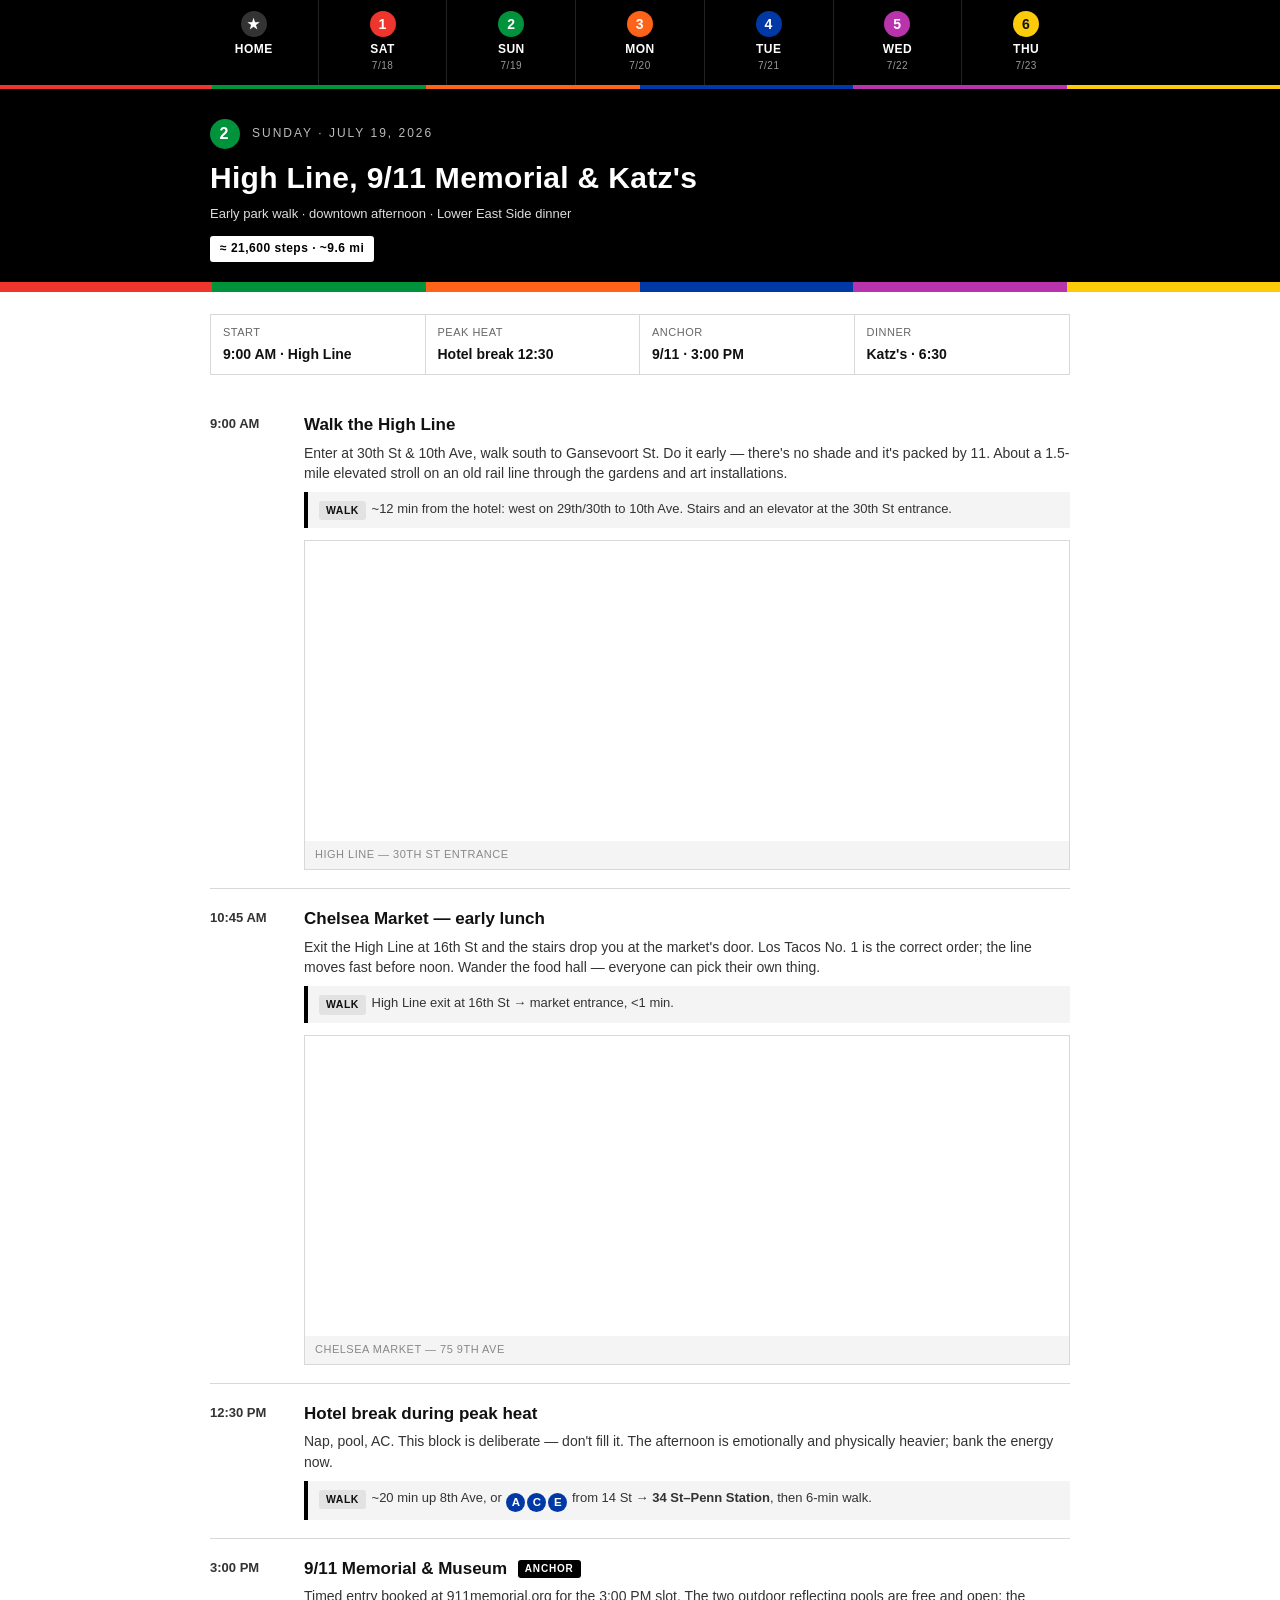
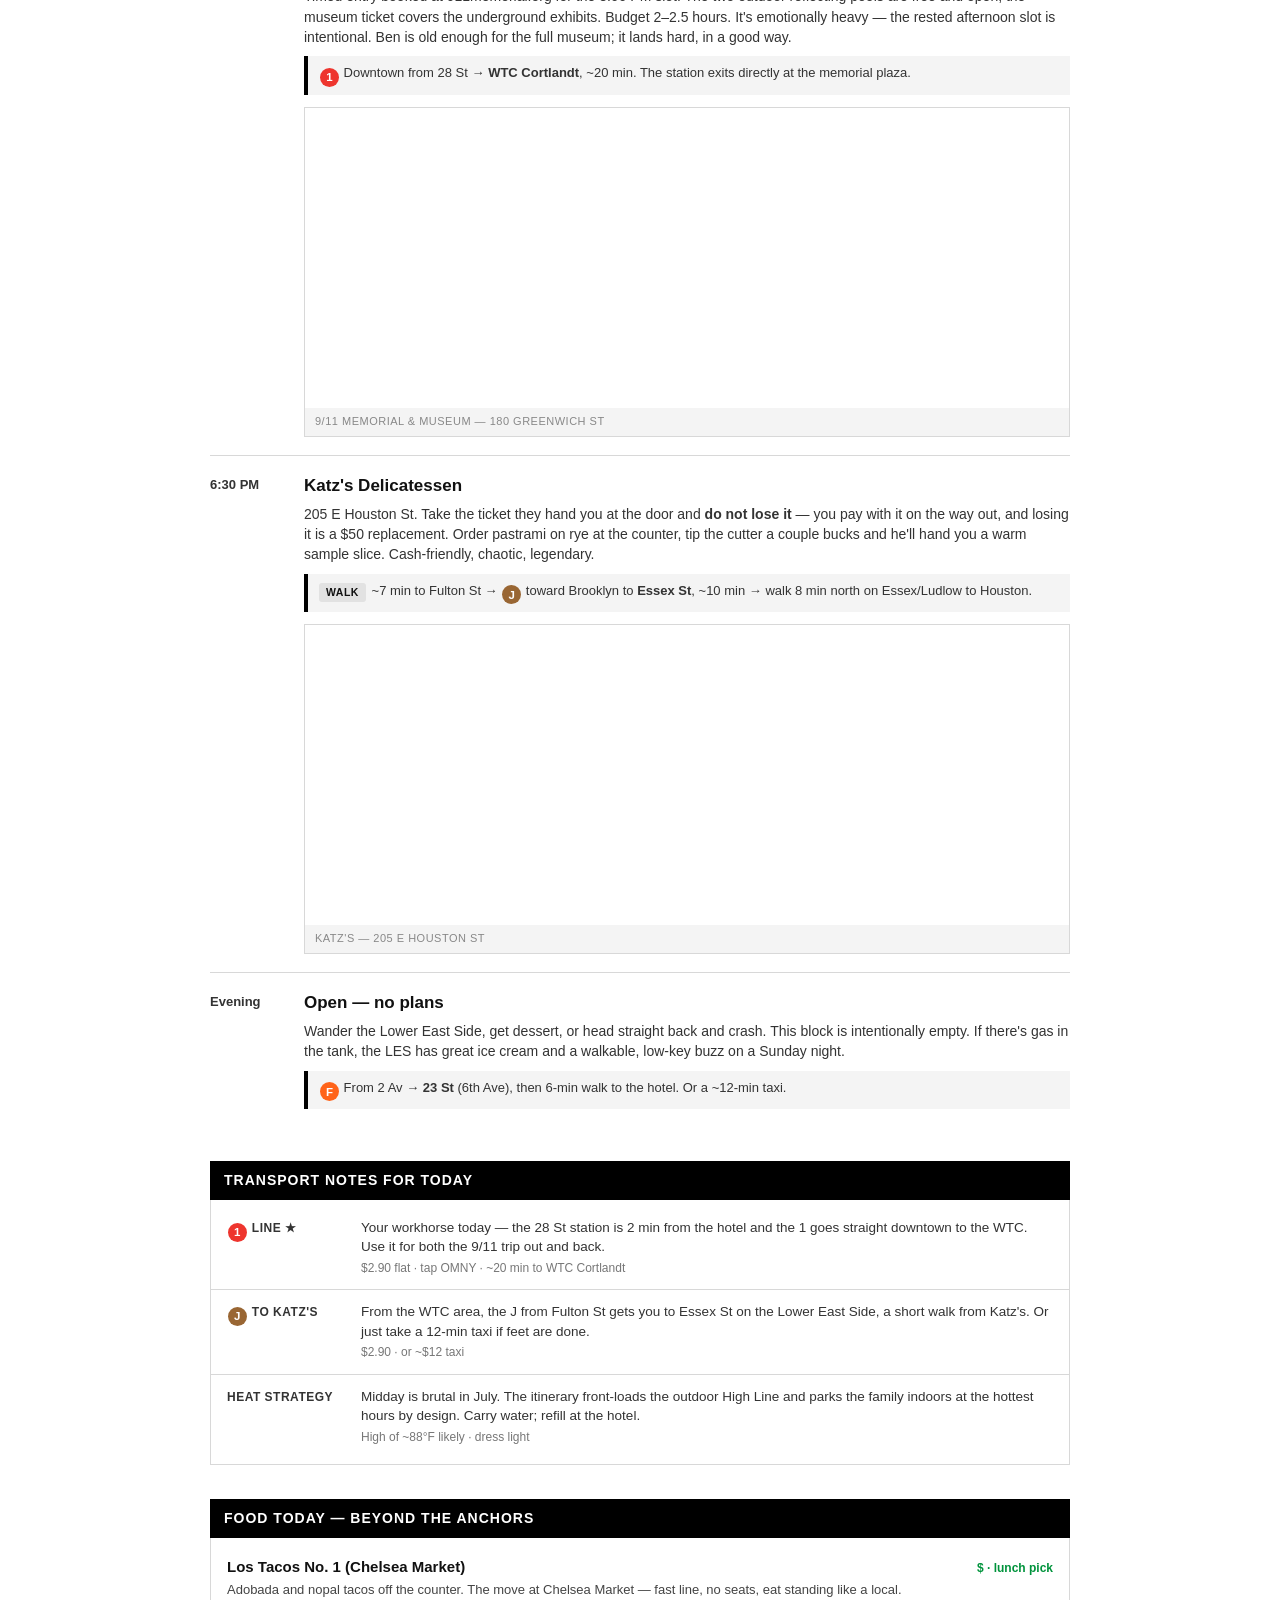
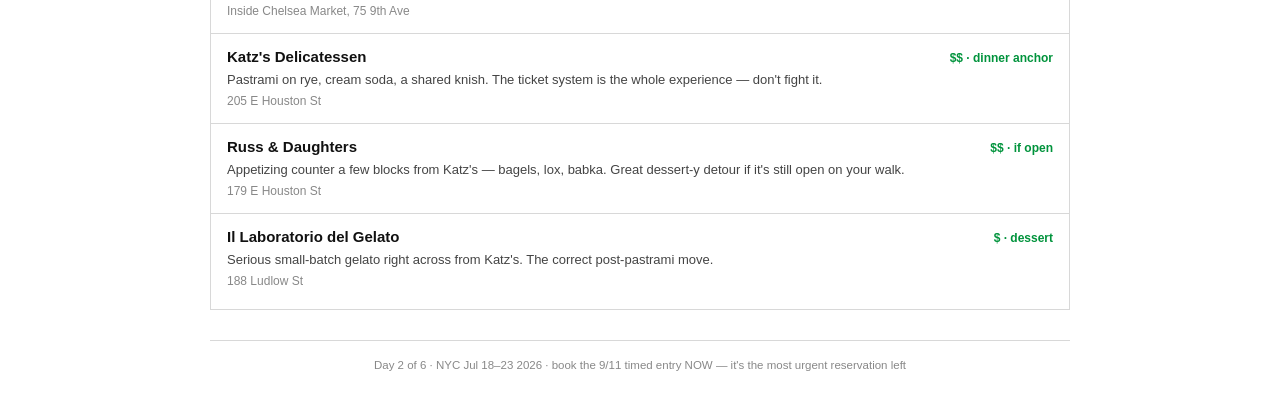
<file: day2.html>
<!DOCTYPE html>
<html lang="en">
<head>
<meta charset="UTF-8">
<meta name="viewport" content="width=device-width, initial-scale=1.0">
<title>Day 2 · Sun Jul 19 — High Line, 9/11 & Katz's</title>
<link rel="stylesheet" href="style.css">
</head>
<body>
<nav class="daynav"><div class="inner"><a href="index.html"><span class="n" style="background:#333">★</span><span class="dw">Home</span><span class="dt"></span></a><a href="day1.html"><span class="n" style="background:var(--d1)">1</span><span class="dw">Sat</span><span class="dt">7/18</span></a><a href="day2.html" class="active"><span class="n" style="background:var(--d2)">2</span><span class="dw">Sun</span><span class="dt">7/19</span></a><a href="day3.html"><span class="n" style="background:var(--d3)">3</span><span class="dw">Mon</span><span class="dt">7/20</span></a><a href="day4.html"><span class="n" style="background:var(--d4)">4</span><span class="dw">Tue</span><span class="dt">7/21</span></a><a href="day5.html"><span class="n" style="background:var(--d5)">5</span><span class="dw">Wed</span><span class="dt">7/22</span></a><a href="day6.html"><span class="n" style="background:var(--d6);color:#111">6</span><span class="dw">Thu</span><span class="dt">7/23</span></a></div></nav>

<header class="signboard">
  <div class="wrap">
    <div class="kicker"><span class="num" style="background:var(--d2)">2</span> Sunday · July 19, 2026</div>
    <h1>High Line, 9/11 Memorial &amp; Katz's</h1>
    <div class="sub">Early park walk · downtown afternoon · Lower East Side dinner</div>
    <span class="stepchip">≈ 21,600 steps · ~9.6 mi</span>
  </div>
</header>

<div class="wrap">
  <div class="snapshot">
    <div class="cell">Start<b>9:00 AM · High Line</b></div>
    <div class="cell">Peak heat<b>Hotel break 12:30</b></div>
    <div class="cell">Anchor<b>9/11 · 3:00 PM</b></div>
    <div class="cell">Dinner<b>Katz's · 6:30</b></div>
  </div>

  <div class="stops">

    <div class="stop"><div class="t">9:00 AM</div><div>
      <div class="name">Walk the High Line</div>
      <div class="note">Enter at 30th St &amp; 10th Ave, walk south to Gansevoort St. Do it early — there's no shade and it's packed by 11. About a 1.5-mile elevated stroll on an old rail line through the gardens and art installations.</div>
      <div class="transit"><span class="chip walk">WALK</span> ~12 min from the hotel: west on 29th/30th to 10th Ave. Stairs and an elevator at the 30th St entrance.</div>
      <div class="map">
        <iframe loading="lazy" src="https://www.google.com/maps?q=High+Line+30th+St+entrance+New+York&output=embed"></iframe>
        <div class="cap">High Line — 30th St entrance</div>
      </div>
    </div></div>

    <div class="stop"><div class="t">10:45 AM</div><div>
      <div class="name">Chelsea Market — early lunch</div>
      <div class="note">Exit the High Line at 16th St and the stairs drop you at the market's door. Los Tacos No. 1 is the correct order; the line moves fast before noon. Wander the food hall — everyone can pick their own thing.</div>
      <div class="transit"><span class="chip walk">WALK</span> High Line exit at 16th St → market entrance, &lt;1 min.</div>
      <div class="map">
        <iframe loading="lazy" src="https://www.google.com/maps?q=Chelsea+Market+New+York&output=embed"></iframe>
        <div class="cap">Chelsea Market — 75 9th Ave</div>
      </div>
    </div></div>

    <div class="stop"><div class="t">12:30 PM</div><div>
      <div class="name">Hotel break during peak heat</div>
      <div class="note">Nap, pool, AC. This block is deliberate — don't fill it. The afternoon is emotionally and physically heavier; bank the energy now.</div>
      <div class="transit"><span class="chip walk">WALK</span> ~20 min up 8th Ave, or <span class="rb rA">A</span><span class="rb rC">C</span><span class="rb rE">E</span> from 14 St → <b>34 St–Penn Station</b>, then 6-min walk.</div>
    </div></div>

    <div class="stop"><div class="t">3:00 PM</div><div>
      <div class="name">9/11 Memorial &amp; Museum <span class="anchor">Anchor</span></div>
      <div class="note">Timed entry booked at 911memorial.org for the 3:00 PM slot. The two outdoor reflecting pools are free and open; the museum ticket covers the underground exhibits. Budget 2–2.5 hours. It's emotionally heavy — the rested afternoon slot is intentional. Ben is old enough for the full museum; it lands hard, in a good way.</div>
      <div class="transit"><span class="rb r1">1</span> Downtown from 28 St → <b>WTC Cortlandt</b>, ~20 min. The station exits directly at the memorial plaza.</div>
      <div class="map">
        <iframe loading="lazy" src="https://www.google.com/maps?q=9/11+Memorial+and+Museum+New+York&output=embed"></iframe>
        <div class="cap">9/11 Memorial &amp; Museum — 180 Greenwich St</div>
      </div>
    </div></div>

    <div class="stop"><div class="t">6:30 PM</div><div>
      <div class="name">Katz's Delicatessen</div>
      <div class="note">205 E Houston St. Take the ticket they hand you at the door and <b>do not lose it</b> — you pay with it on the way out, and losing it is a $50 replacement. Order pastrami on rye at the counter, tip the cutter a couple bucks and he'll hand you a warm sample slice. Cash-friendly, chaotic, legendary.</div>
      <div class="transit"><span class="chip walk">WALK</span> ~7 min to Fulton St → <span class="rb rJ">J</span> toward Brooklyn to <b>Essex St</b>, ~10 min → walk 8 min north on Essex/Ludlow to Houston.</div>
      <div class="map">
        <iframe loading="lazy" src="https://www.google.com/maps?q=Katz's+Delicatessen+205+E+Houston+St+New+York&output=embed"></iframe>
        <div class="cap">Katz's — 205 E Houston St</div>
      </div>
    </div></div>

    <div class="stop"><div class="t">Evening</div><div>
      <div class="name">Open — no plans</div>
      <div class="note">Wander the Lower East Side, get dessert, or head straight back and crash. This block is intentionally empty. If there's gas in the tank, the LES has great ice cream and a walkable, low-key buzz on a Sunday night.</div>
      <div class="transit"><span class="rb rF">F</span> From 2 Av → <b>23 St</b> (6th Ave), then 6-min walk to the hotel. Or a ~12-min taxi.</div>
    </div></div>

  </div>

  <!-- TRANSPORT -->
  <div class="blockhead">Transport notes for today</div>
  <div class="blockbody">
    <div class="opt"><div class="lab"><span class="rb r1">1</span> Line ★</div><div class="body">Your workhorse today — the 28 St station is 2 min from the hotel and the 1 goes straight downtown to the WTC. Use it for both the 9/11 trip out and back.<div class="meta">$2.90 flat · tap OMNY · ~20 min to WTC Cortlandt</div></div></div>
    <div class="opt"><div class="lab"><span class="rb rJ">J</span> to Katz's</div><div class="body">From the WTC area, the J from Fulton St gets you to Essex St on the Lower East Side, a short walk from Katz's. Or just take a 12-min taxi if feet are done.<div class="meta">$2.90 · or ~$12 taxi</div></div></div>
    <div class="opt"><div class="lab">Heat strategy</div><div class="body">Midday is brutal in July. The itinerary front-loads the outdoor High Line and parks the family indoors at the hottest hours by design. Carry water; refill at the hotel.<div class="meta">High of ~88°F likely · dress light</div></div></div>
  </div>

  <!-- FOOD -->
  <div class="blockhead">Food today — beyond the anchors</div>
  <div class="blockbody food">
    <div class="item"><div class="top"><span class="nm">Los Tacos No. 1 (Chelsea Market)</span><span class="price">$ · lunch pick</span></div>
      <div class="desc">Adobada and nopal tacos off the counter. The move at Chelsea Market — fast line, no seats, eat standing like a local.</div>
      <div class="addr">Inside Chelsea Market, 75 9th Ave</div></div>
    <div class="item"><div class="top"><span class="nm">Katz's Delicatessen</span><span class="price">$$ · dinner anchor</span></div>
      <div class="desc">Pastrami on rye, cream soda, a shared knish. The ticket system is the whole experience — don't fight it.</div>
      <div class="addr">205 E Houston St</div></div>
    <div class="item"><div class="top"><span class="nm">Russ &amp; Daughters</span><span class="price">$$ · if open</span></div>
      <div class="desc">Appetizing counter a few blocks from Katz's — bagels, lox, babka. Great dessert-y detour if it's still open on your walk.</div>
      <div class="addr">179 E Houston St</div></div>
    <div class="item"><div class="top"><span class="nm">Il Laboratorio del Gelato</span><span class="price">$ · dessert</span></div>
      <div class="desc">Serious small-batch gelato right across from Katz's. The correct post-pastrami move.</div>
      <div class="addr">188 Ludlow St</div></div>
  </div>

  <footer>Day 2 of 6 · NYC Jul 18–23 2026 · book the 9/11 timed entry NOW — it's the most urgent reservation left</footer>
</div>
</body>
</html>
</file>
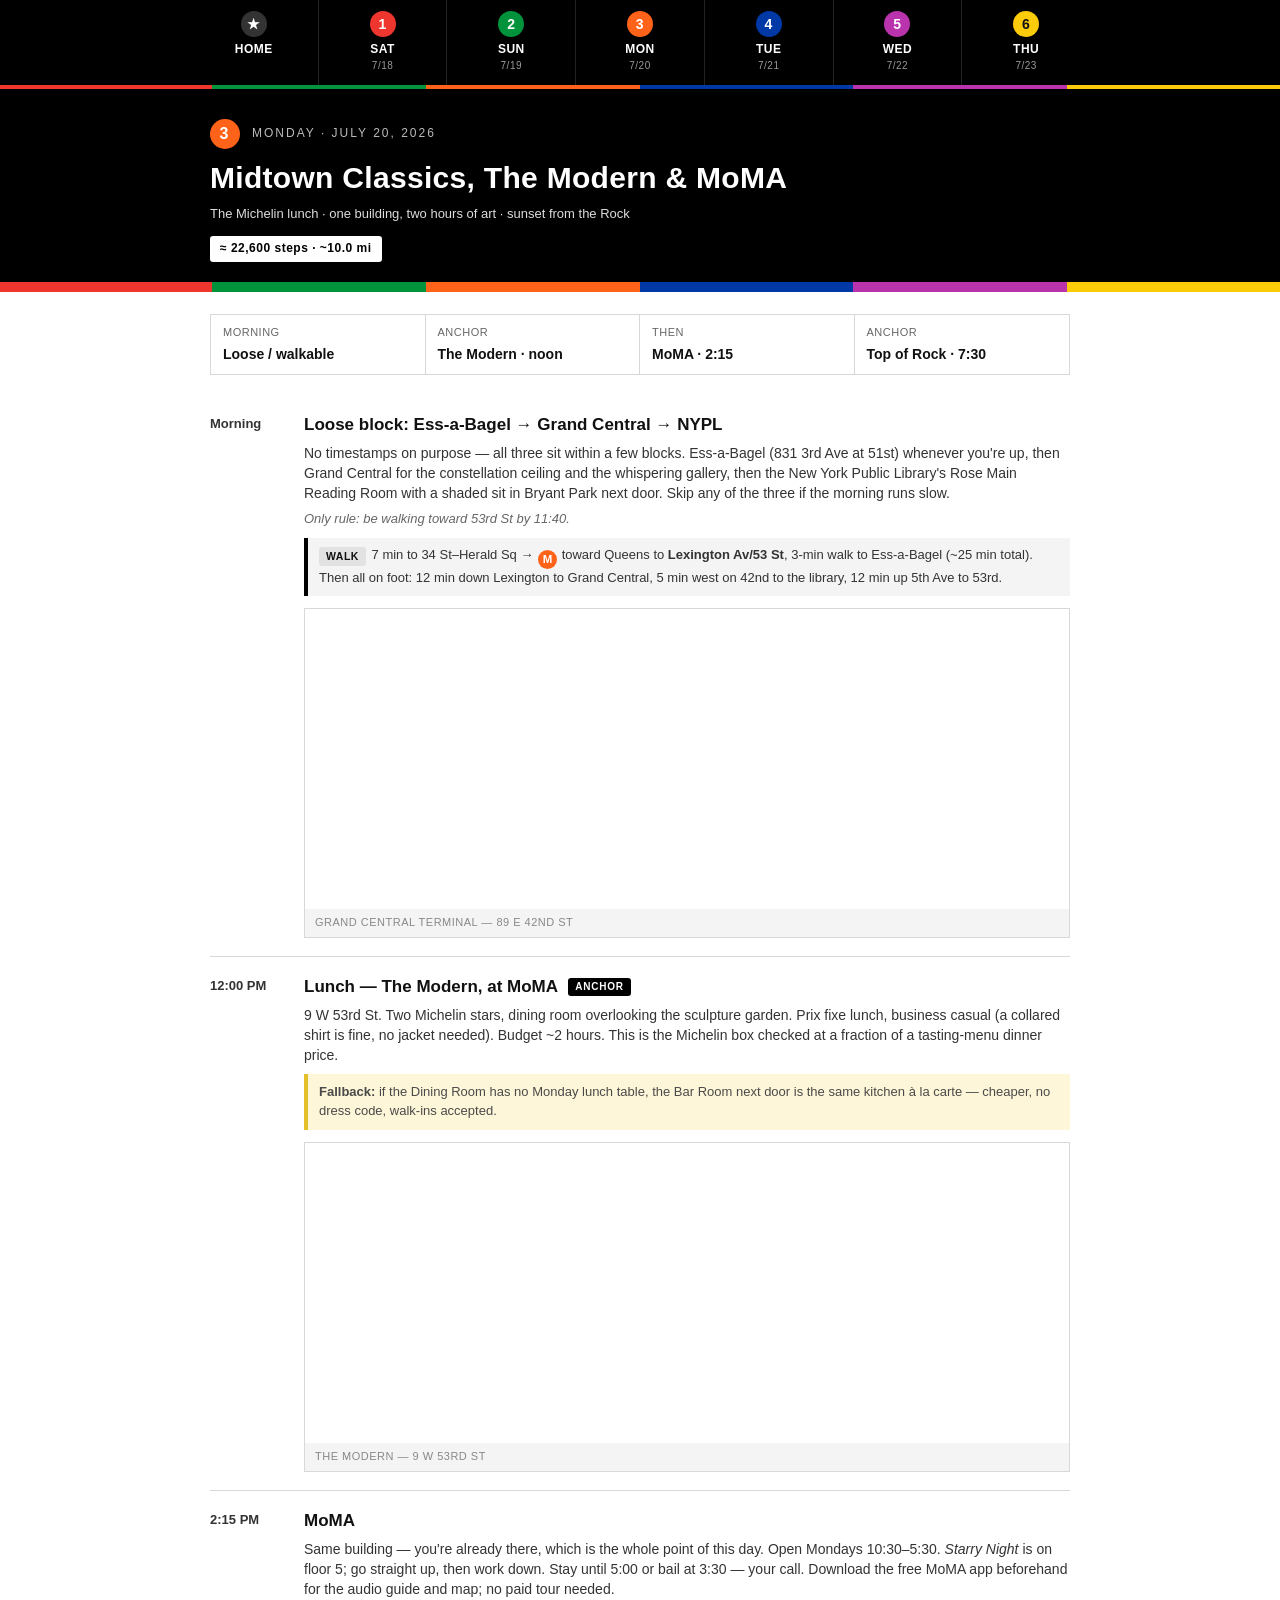
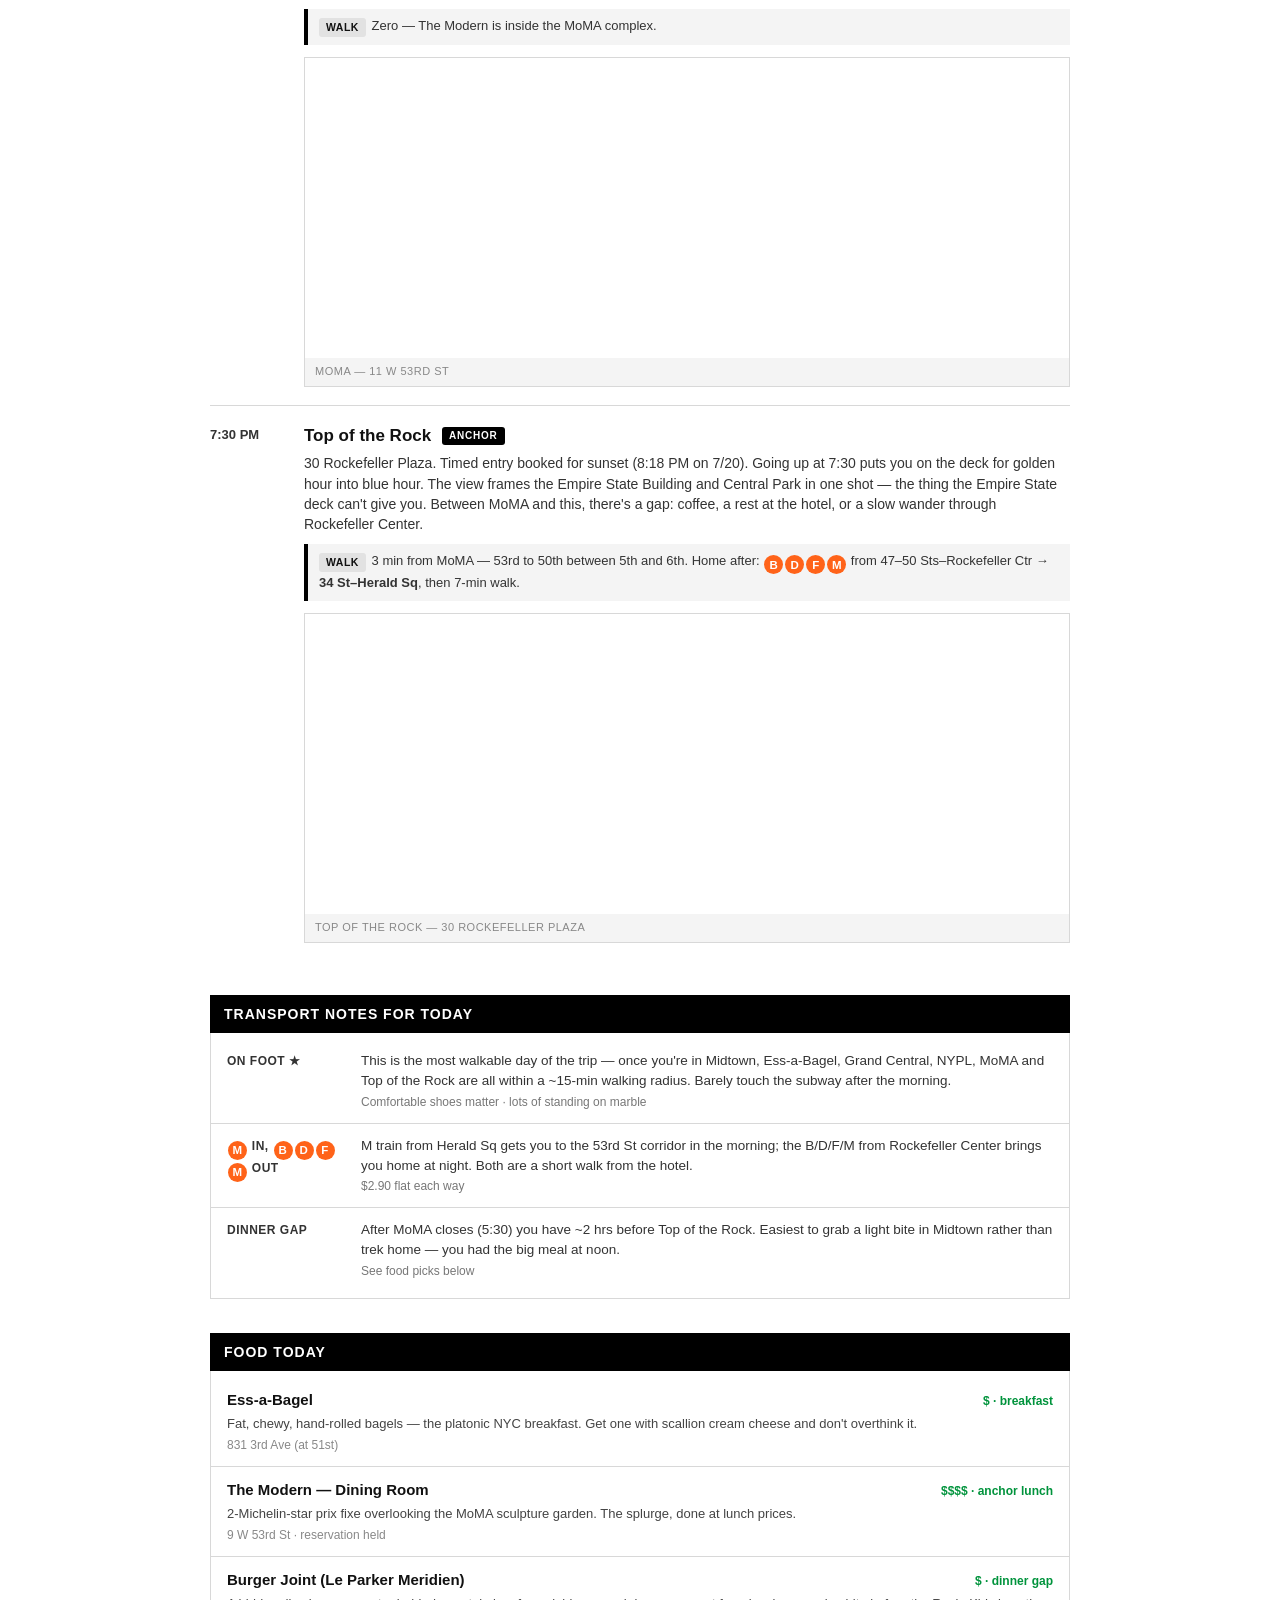
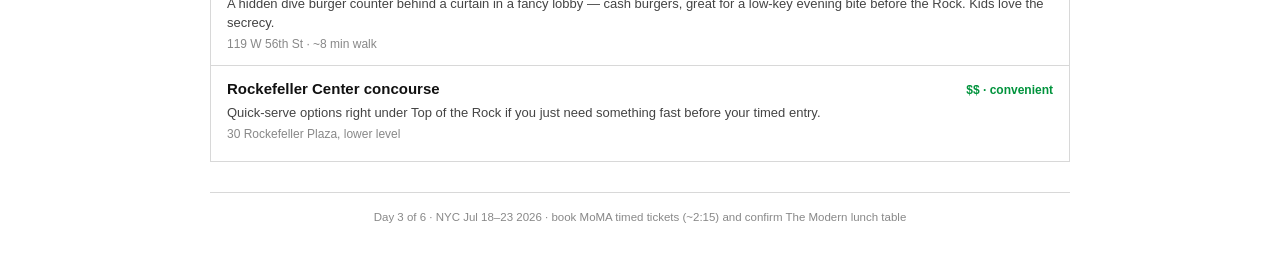
<file: day3.html>
<!DOCTYPE html>
<html lang="en">
<head>
<meta charset="UTF-8">
<meta name="viewport" content="width=device-width, initial-scale=1.0">
<title>Day 3 · Mon Jul 20 — Midtown, The Modern & MoMA</title>
<link rel="stylesheet" href="style.css">
</head>
<body>
<nav class="daynav"><div class="inner"><a href="index.html"><span class="n" style="background:#333">★</span><span class="dw">Home</span><span class="dt"></span></a><a href="day1.html"><span class="n" style="background:var(--d1)">1</span><span class="dw">Sat</span><span class="dt">7/18</span></a><a href="day2.html"><span class="n" style="background:var(--d2)">2</span><span class="dw">Sun</span><span class="dt">7/19</span></a><a href="day3.html" class="active"><span class="n" style="background:var(--d3)">3</span><span class="dw">Mon</span><span class="dt">7/20</span></a><a href="day4.html"><span class="n" style="background:var(--d4)">4</span><span class="dw">Tue</span><span class="dt">7/21</span></a><a href="day5.html"><span class="n" style="background:var(--d5)">5</span><span class="dw">Wed</span><span class="dt">7/22</span></a><a href="day6.html"><span class="n" style="background:var(--d6);color:#111">6</span><span class="dw">Thu</span><span class="dt">7/23</span></a></div></nav>

<header class="signboard">
  <div class="wrap">
    <div class="kicker"><span class="num" style="background:var(--d3)">3</span> Monday · July 20, 2026</div>
    <h1>Midtown Classics, The Modern &amp; MoMA</h1>
    <div class="sub">The Michelin lunch · one building, two hours of art · sunset from the Rock</div>
    <span class="stepchip">≈ 22,600 steps · ~10.0 mi</span>
  </div>
</header>

<div class="wrap">
  <div class="snapshot">
    <div class="cell">Morning<b>Loose / walkable</b></div>
    <div class="cell">Anchor<b>The Modern · noon</b></div>
    <div class="cell">Then<b>MoMA · 2:15</b></div>
    <div class="cell">Anchor<b>Top of Rock · 7:30</b></div>
  </div>

  <div class="stops">

    <div class="stop"><div class="t">Morning</div><div>
      <div class="name">Loose block: Ess-a-Bagel → Grand Central → NYPL</div>
      <div class="note">No timestamps on purpose — all three sit within a few blocks. Ess-a-Bagel (831 3rd Ave at 51st) whenever you're up, then Grand Central for the constellation ceiling and the whispering gallery, then the New York Public Library's Rose Main Reading Room with a shaded sit in Bryant Park next door. Skip any of the three if the morning runs slow.</div>
      <div class="flexnote">Only rule: be walking toward 53rd St by 11:40.</div>
      <div class="transit"><span class="chip walk">WALK</span> 7 min to 34 St–Herald Sq → <span class="rb rM">M</span> toward Queens to <b>Lexington Av/53 St</b>, 3-min walk to Ess-a-Bagel (~25 min total). Then all on foot: 12 min down Lexington to Grand Central, 5 min west on 42nd to the library, 12 min up 5th Ave to 53rd.</div>
      <div class="map">
        <iframe loading="lazy" src="https://www.google.com/maps?q=Grand+Central+Terminal+New+York&output=embed"></iframe>
        <div class="cap">Grand Central Terminal — 89 E 42nd St</div>
      </div>
    </div></div>

    <div class="stop"><div class="t">12:00 PM</div><div>
      <div class="name">Lunch — The Modern, at MoMA <span class="anchor">Anchor</span></div>
      <div class="note">9 W 53rd St. Two Michelin stars, dining room overlooking the sculpture garden. Prix fixe lunch, business casual (a collared shirt is fine, no jacket needed). Budget ~2 hours. This is the Michelin box checked at a fraction of a tasting-menu dinner price.</div>
      <div class="tip"><b>Fallback:</b> if the Dining Room has no Monday lunch table, the Bar Room next door is the same kitchen à la carte — cheaper, no dress code, walk-ins accepted.</div>
      <div class="map">
        <iframe loading="lazy" src="https://www.google.com/maps?q=The+Modern+restaurant+9+W+53rd+St+New+York&output=embed"></iframe>
        <div class="cap">The Modern — 9 W 53rd St</div>
      </div>
    </div></div>

    <div class="stop"><div class="t">2:15 PM</div><div>
      <div class="name">MoMA</div>
      <div class="note">Same building — you're already there, which is the whole point of this day. Open Mondays 10:30–5:30. <em>Starry Night</em> is on floor 5; go straight up, then work down. Stay until 5:00 or bail at 3:30 — your call. Download the free MoMA app beforehand for the audio guide and map; no paid tour needed.</div>
      <div class="transit"><span class="chip walk">WALK</span> Zero — The Modern is inside the MoMA complex.</div>
      <div class="map">
        <iframe loading="lazy" src="https://www.google.com/maps?q=Museum+of+Modern+Art+MoMA+New+York&output=embed"></iframe>
        <div class="cap">MoMA — 11 W 53rd St</div>
      </div>
    </div></div>

    <div class="stop"><div class="t">7:30 PM</div><div>
      <div class="name">Top of the Rock <span class="anchor">Anchor</span></div>
      <div class="note">30 Rockefeller Plaza. Timed entry booked for sunset (8:18 PM on 7/20). Going up at 7:30 puts you on the deck for golden hour into blue hour. The view frames the Empire State Building and Central Park in one shot — the thing the Empire State deck can't give you. Between MoMA and this, there's a gap: coffee, a rest at the hotel, or a slow wander through Rockefeller Center.</div>
      <div class="transit"><span class="chip walk">WALK</span> 3 min from MoMA — 53rd to 50th between 5th and 6th. Home after: <span class="rb rB">B</span><span class="rb rD">D</span><span class="rb rF">F</span><span class="rb rM">M</span> from 47–50 Sts–Rockefeller Ctr → <b>34 St–Herald Sq</b>, then 7-min walk.</div>
      <div class="map">
        <iframe loading="lazy" src="https://www.google.com/maps?q=Top+of+the+Rock+Rockefeller+Center+New+York&output=embed"></iframe>
        <div class="cap">Top of the Rock — 30 Rockefeller Plaza</div>
      </div>
    </div></div>

  </div>

  <!-- TRANSPORT -->
  <div class="blockhead">Transport notes for today</div>
  <div class="blockbody">
    <div class="opt"><div class="lab">On foot ★</div><div class="body">This is the most walkable day of the trip — once you're in Midtown, Ess-a-Bagel, Grand Central, NYPL, MoMA and Top of the Rock are all within a ~15-min walking radius. Barely touch the subway after the morning.<div class="meta">Comfortable shoes matter · lots of standing on marble</div></div></div>
    <div class="opt"><div class="lab"><span class="rb rM">M</span> in, <span class="rb rB">B</span><span class="rb rD">D</span><span class="rb rF">F</span><span class="rb rM">M</span> out</div><div class="body">M train from Herald Sq gets you to the 53rd St corridor in the morning; the B/D/F/M from Rockefeller Center brings you home at night. Both are a short walk from the hotel.<div class="meta">$2.90 flat each way</div></div></div>
    <div class="opt"><div class="lab">Dinner gap</div><div class="body">After MoMA closes (5:30) you have ~2 hrs before Top of the Rock. Easiest to grab a light bite in Midtown rather than trek home — you had the big meal at noon.<div class="meta">See food picks below</div></div></div>
  </div>

  <!-- FOOD -->
  <div class="blockhead">Food today</div>
  <div class="blockbody food">
    <div class="item"><div class="top"><span class="nm">Ess-a-Bagel</span><span class="price">$ · breakfast</span></div>
      <div class="desc">Fat, chewy, hand-rolled bagels — the platonic NYC breakfast. Get one with scallion cream cheese and don't overthink it.</div>
      <div class="addr">831 3rd Ave (at 51st)</div></div>
    <div class="item"><div class="top"><span class="nm">The Modern — Dining Room</span><span class="price">$$$$ · anchor lunch</span></div>
      <div class="desc">2-Michelin-star prix fixe overlooking the MoMA sculpture garden. The splurge, done at lunch prices.</div>
      <div class="addr">9 W 53rd St · reservation held</div></div>
    <div class="item"><div class="top"><span class="nm">Burger Joint (Le Parker Meridien)</span><span class="price">$ · dinner gap</span></div>
      <div class="desc">A hidden dive burger counter behind a curtain in a fancy lobby — cash burgers, great for a low-key evening bite before the Rock. Kids love the secrecy.</div>
      <div class="addr">119 W 56th St · ~8 min walk</div></div>
    <div class="item"><div class="top"><span class="nm">Rockefeller Center concourse</span><span class="price">$$ · convenient</span></div>
      <div class="desc">Quick-serve options right under Top of the Rock if you just need something fast before your timed entry.</div>
      <div class="addr">30 Rockefeller Plaza, lower level</div></div>
  </div>

  <footer>Day 3 of 6 · NYC Jul 18–23 2026 · book MoMA timed tickets (~2:15) and confirm The Modern lunch table</footer>
</div>
</body>
</html>
</file>
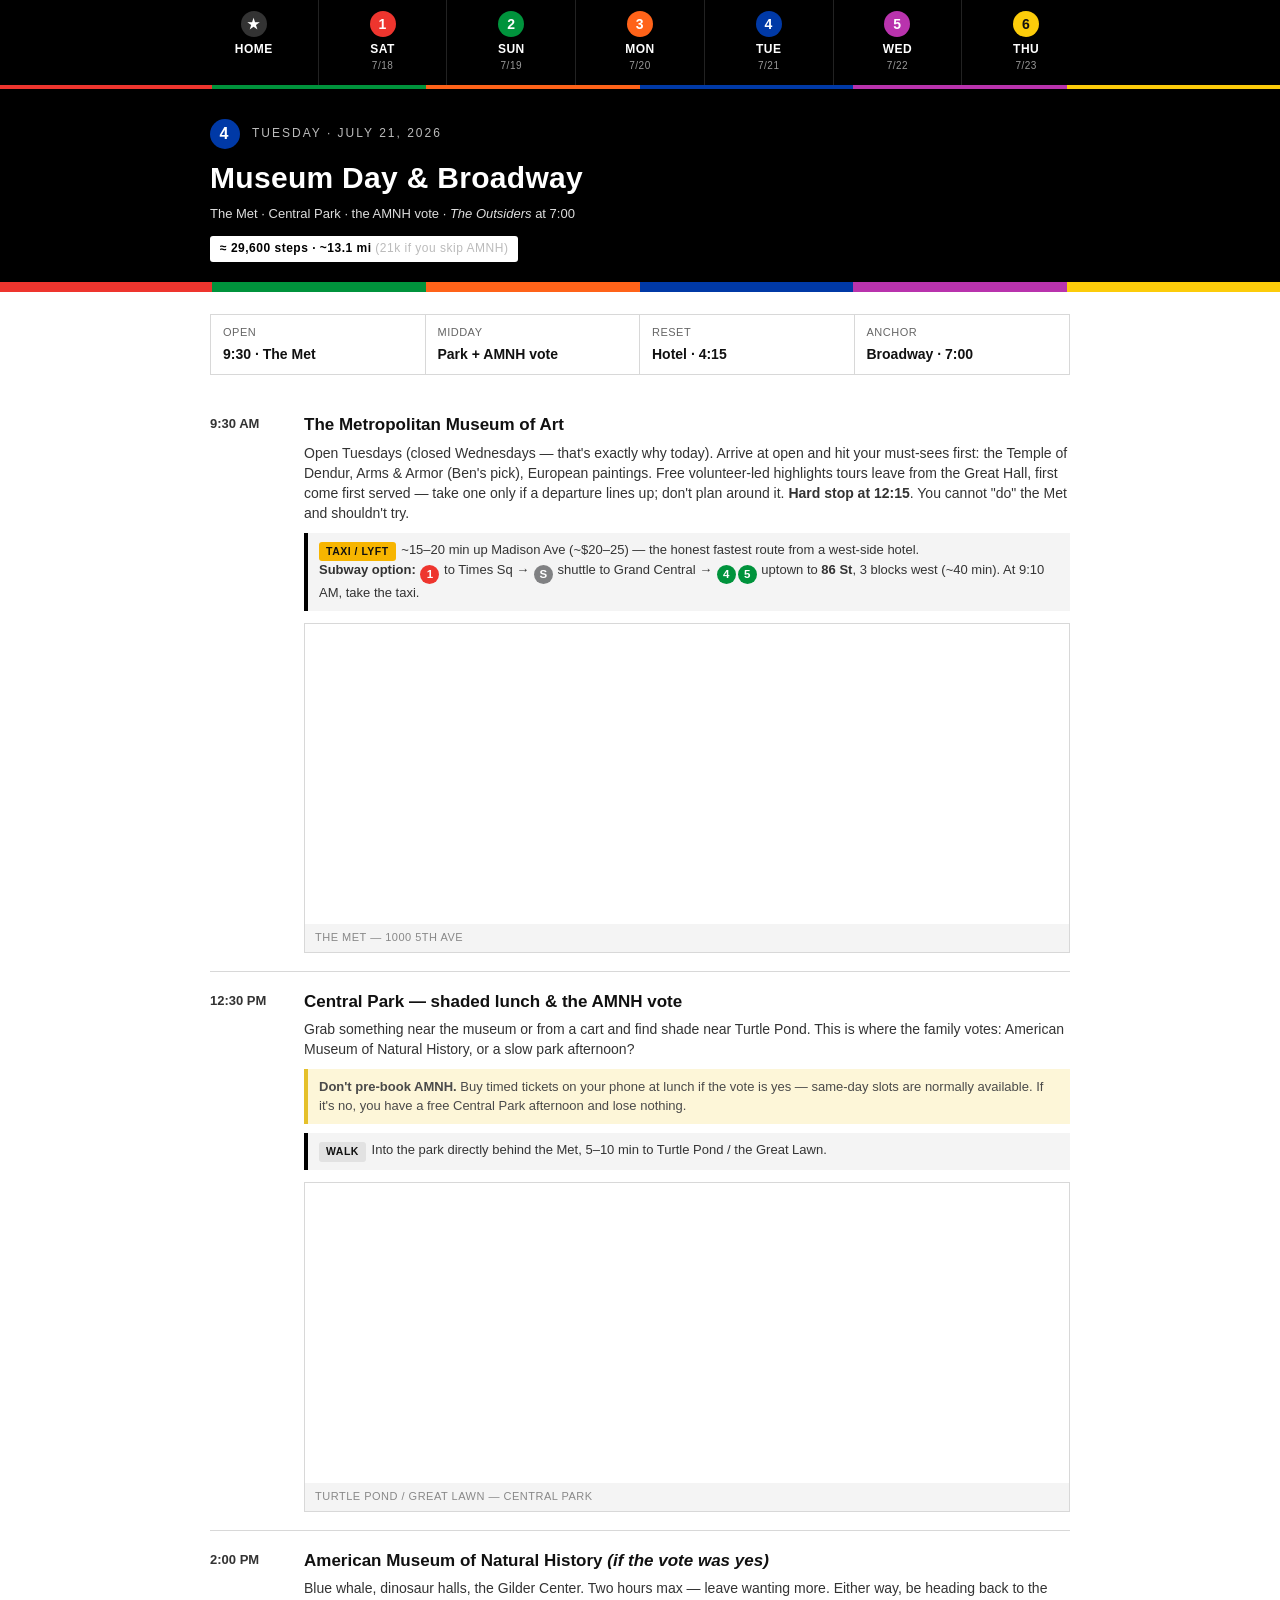
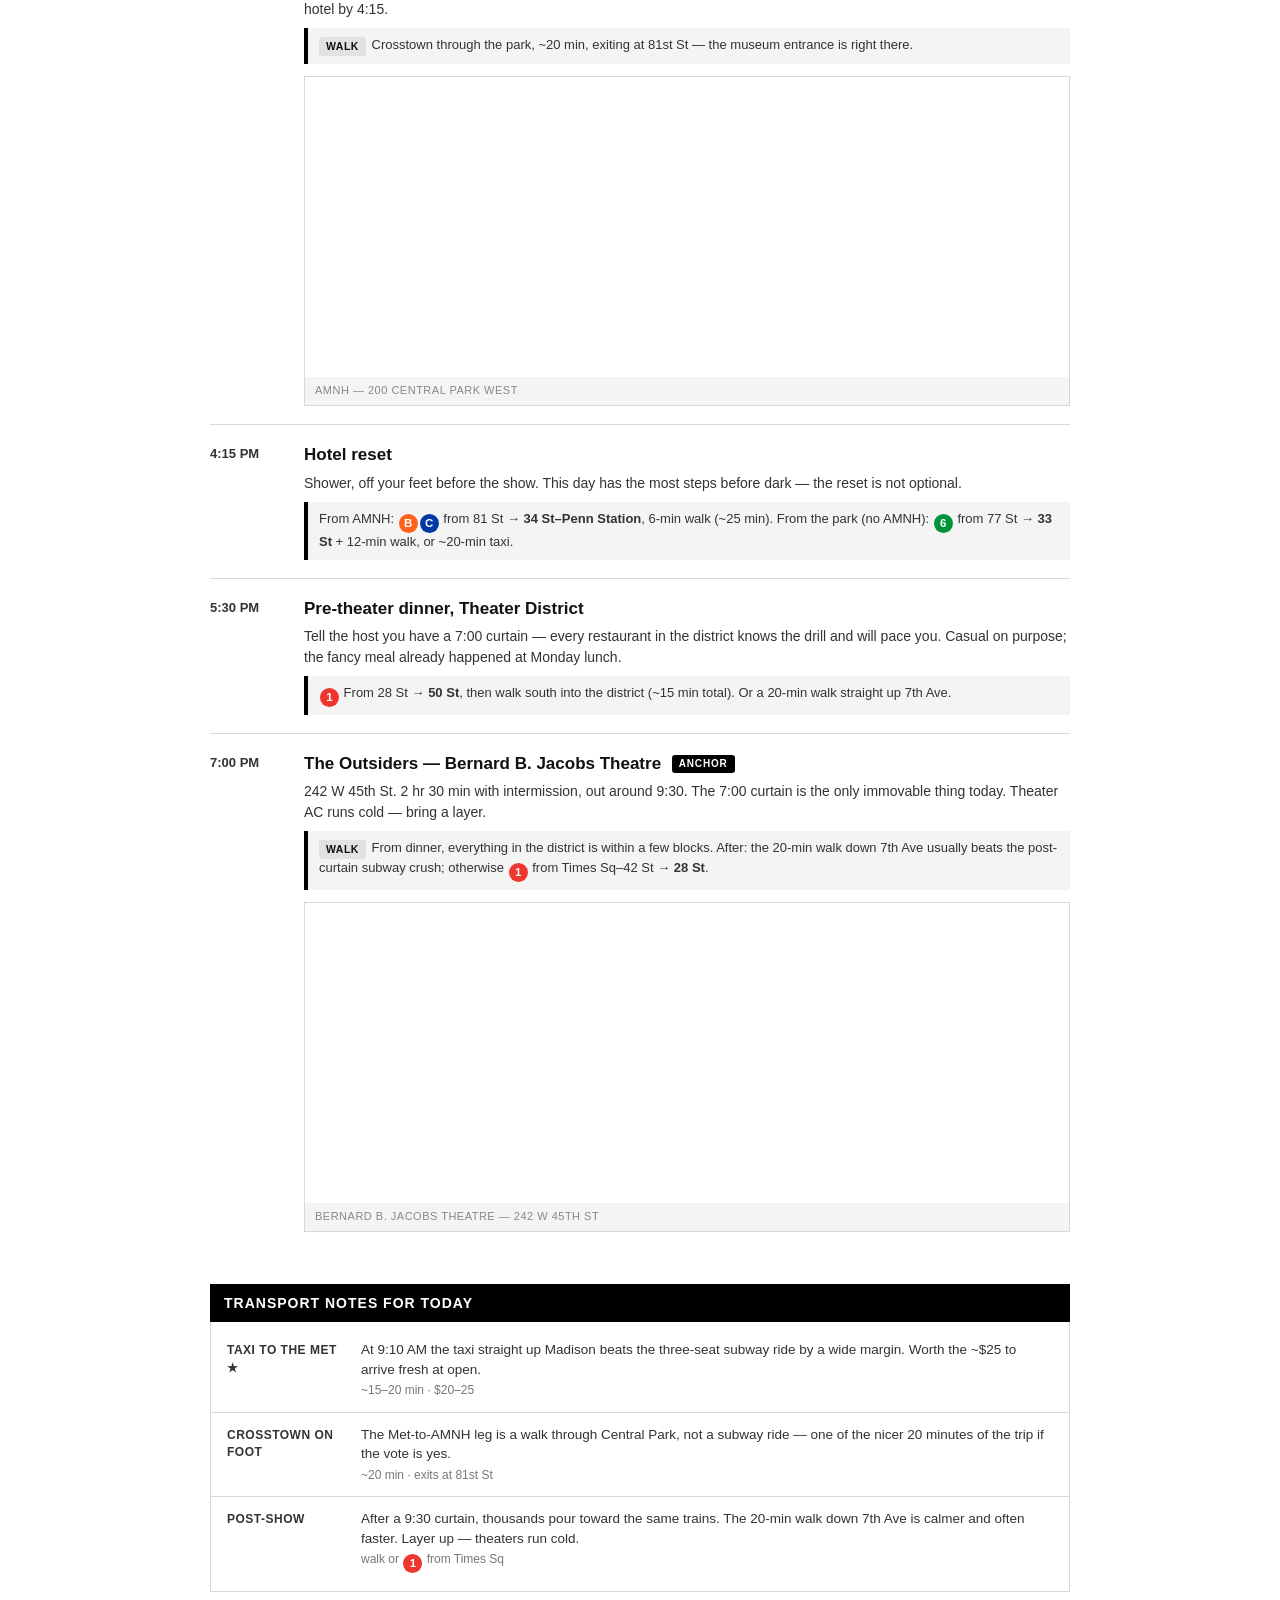
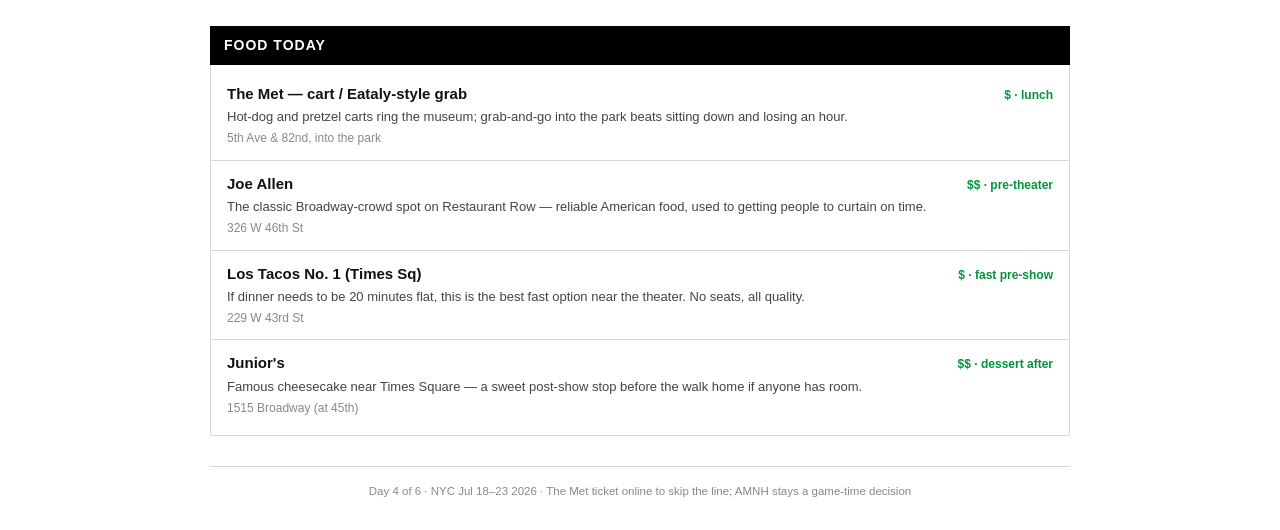
<file: day4.html>
<!DOCTYPE html>
<html lang="en">
<head>
<meta charset="UTF-8">
<meta name="viewport" content="width=device-width, initial-scale=1.0">
<title>Day 4 · Tue Jul 21 — Museum Day & Broadway</title>
<link rel="stylesheet" href="style.css">
</head>
<body>
<nav class="daynav"><div class="inner"><a href="index.html"><span class="n" style="background:#333">★</span><span class="dw">Home</span><span class="dt"></span></a><a href="day1.html"><span class="n" style="background:var(--d1)">1</span><span class="dw">Sat</span><span class="dt">7/18</span></a><a href="day2.html"><span class="n" style="background:var(--d2)">2</span><span class="dw">Sun</span><span class="dt">7/19</span></a><a href="day3.html"><span class="n" style="background:var(--d3)">3</span><span class="dw">Mon</span><span class="dt">7/20</span></a><a href="day4.html" class="active"><span class="n" style="background:var(--d4)">4</span><span class="dw">Tue</span><span class="dt">7/21</span></a><a href="day5.html"><span class="n" style="background:var(--d5)">5</span><span class="dw">Wed</span><span class="dt">7/22</span></a><a href="day6.html"><span class="n" style="background:var(--d6);color:#111">6</span><span class="dw">Thu</span><span class="dt">7/23</span></a></div></nav>

<header class="signboard">
  <div class="wrap">
    <div class="kicker"><span class="num" style="background:var(--d4)">4</span> Tuesday · July 21, 2026</div>
    <h1>Museum Day &amp; Broadway</h1>
    <div class="sub">The Met · Central Park · the AMNH vote · <em>The Outsiders</em> at 7:00</div>
    <span class="stepchip">≈ 29,600 steps · ~13.1 mi <span style="font-weight:400;color:#bbb">(21k if you skip AMNH)</span></span>
  </div>
</header>

<div class="wrap">
  <div class="snapshot">
    <div class="cell">Open<b>9:30 · The Met</b></div>
    <div class="cell">Midday<b>Park + AMNH vote</b></div>
    <div class="cell">Reset<b>Hotel · 4:15</b></div>
    <div class="cell">Anchor<b>Broadway · 7:00</b></div>
  </div>

  <div class="stops">

    <div class="stop"><div class="t">9:30 AM</div><div>
      <div class="name">The Metropolitan Museum of Art</div>
      <div class="note">Open Tuesdays (closed Wednesdays — that's exactly why today). Arrive at open and hit your must-sees first: the Temple of Dendur, Arms &amp; Armor (Ben's pick), European paintings. Free volunteer-led highlights tours leave from the Great Hall, first come first served — take one only if a departure lines up; don't plan around it. <b>Hard stop at 12:15</b>. You cannot "do" the Met and shouldn't try.</div>
      <div class="transit"><span class="chip taxi">TAXI / LYFT</span> ~15–20 min up Madison Ave (~$20–25) — the honest fastest route from a west-side hotel. <br><b>Subway option:</b> <span class="rb r1">1</span> to Times Sq → <span class="rb rS">S</span> shuttle to Grand Central → <span class="rb r4">4</span><span class="rb r5">5</span> uptown to <b>86 St</b>, 3 blocks west (~40 min). At 9:10 AM, take the taxi.</div>
      <div class="map">
        <iframe loading="lazy" src="https://www.google.com/maps?q=Metropolitan+Museum+of+Art+New+York&output=embed"></iframe>
        <div class="cap">The Met — 1000 5th Ave</div>
      </div>
    </div></div>

    <div class="stop"><div class="t">12:30 PM</div><div>
      <div class="name">Central Park — shaded lunch &amp; the AMNH vote</div>
      <div class="note">Grab something near the museum or from a cart and find shade near Turtle Pond. This is where the family votes: American Museum of Natural History, or a slow park afternoon?</div>
      <div class="tip"><b>Don't pre-book AMNH.</b> Buy timed tickets on your phone at lunch if the vote is yes — same-day slots are normally available. If it's no, you have a free Central Park afternoon and lose nothing.</div>
      <div class="transit"><span class="chip walk">WALK</span> Into the park directly behind the Met, 5–10 min to Turtle Pond / the Great Lawn.</div>
      <div class="map">
        <iframe loading="lazy" src="https://www.google.com/maps?q=Turtle+Pond+Central+Park+New+York&output=embed"></iframe>
        <div class="cap">Turtle Pond / Great Lawn — Central Park</div>
      </div>
    </div></div>

    <div class="stop"><div class="t">2:00 PM</div><div>
      <div class="name">American Museum of Natural History <em>(if the vote was yes)</em></div>
      <div class="note">Blue whale, dinosaur halls, the Gilder Center. Two hours max — leave wanting more. Either way, be heading back to the hotel by 4:15.</div>
      <div class="transit"><span class="chip walk">WALK</span> Crosstown through the park, ~20 min, exiting at 81st St — the museum entrance is right there.</div>
      <div class="map">
        <iframe loading="lazy" src="https://www.google.com/maps?q=American+Museum+of+Natural+History+New+York&output=embed"></iframe>
        <div class="cap">AMNH — 200 Central Park West</div>
      </div>
    </div></div>

    <div class="stop"><div class="t">4:15 PM</div><div>
      <div class="name">Hotel reset</div>
      <div class="note">Shower, off your feet before the show. This day has the most steps before dark — the reset is not optional.</div>
      <div class="transit">From AMNH: <span class="rb rB">B</span><span class="rb rC">C</span> from 81 St → <b>34 St–Penn Station</b>, 6-min walk (~25 min). From the park (no AMNH): <span class="rb r6">6</span> from 77 St → <b>33 St</b> + 12-min walk, or ~20-min taxi.</div>
    </div></div>

    <div class="stop"><div class="t">5:30 PM</div><div>
      <div class="name">Pre-theater dinner, Theater District</div>
      <div class="note">Tell the host you have a 7:00 curtain — every restaurant in the district knows the drill and will pace you. Casual on purpose; the fancy meal already happened at Monday lunch.</div>
      <div class="transit"><span class="rb r1">1</span> From 28 St → <b>50 St</b>, then walk south into the district (~15 min total). Or a 20-min walk straight up 7th Ave.</div>
    </div></div>

    <div class="stop"><div class="t">7:00 PM</div><div>
      <div class="name">The Outsiders — Bernard B. Jacobs Theatre <span class="anchor">Anchor</span></div>
      <div class="note">242 W 45th St. 2 hr 30 min with intermission, out around 9:30. The 7:00 curtain is the only immovable thing today. Theater AC runs cold — bring a layer.</div>
      <div class="transit"><span class="chip walk">WALK</span> From dinner, everything in the district is within a few blocks. After: the 20-min walk down 7th Ave usually beats the post-curtain subway crush; otherwise <span class="rb r1">1</span> from Times Sq–42 St → <b>28 St</b>.</div>
      <div class="map">
        <iframe loading="lazy" src="https://www.google.com/maps?q=Bernard+B+Jacobs+Theatre+242+W+45th+St+New+York&output=embed"></iframe>
        <div class="cap">Bernard B. Jacobs Theatre — 242 W 45th St</div>
      </div>
    </div></div>

  </div>

  <!-- TRANSPORT -->
  <div class="blockhead">Transport notes for today</div>
  <div class="blockbody">
    <div class="opt"><div class="lab">Taxi to the Met ★</div><div class="body">At 9:10 AM the taxi straight up Madison beats the three-seat subway ride by a wide margin. Worth the ~$25 to arrive fresh at open.<div class="meta">~15–20 min · $20–25</div></div></div>
    <div class="opt"><div class="lab">Crosstown on foot</div><div class="body">The Met-to-AMNH leg is a walk through Central Park, not a subway ride — one of the nicer 20 minutes of the trip if the vote is yes.<div class="meta">~20 min · exits at 81st St</div></div></div>
    <div class="opt"><div class="lab">Post-show</div><div class="body">After a 9:30 curtain, thousands pour toward the same trains. The 20-min walk down 7th Ave is calmer and often faster. Layer up — theaters run cold.<div class="meta">walk or <span class="rb r1">1</span> from Times Sq</div></div></div>
  </div>

  <!-- FOOD -->
  <div class="blockhead">Food today</div>
  <div class="blockbody food">
    <div class="item"><div class="top"><span class="nm">The Met — cart / Eataly-style grab</span><span class="price">$ · lunch</span></div>
      <div class="desc">Hot-dog and pretzel carts ring the museum; grab-and-go into the park beats sitting down and losing an hour.</div>
      <div class="addr">5th Ave &amp; 82nd, into the park</div></div>
    <div class="item"><div class="top"><span class="nm">Joe Allen</span><span class="price">$$ · pre-theater</span></div>
      <div class="desc">The classic Broadway-crowd spot on Restaurant Row — reliable American food, used to getting people to curtain on time.</div>
      <div class="addr">326 W 46th St</div></div>
    <div class="item"><div class="top"><span class="nm">Los Tacos No. 1 (Times Sq)</span><span class="price">$ · fast pre-show</span></div>
      <div class="desc">If dinner needs to be 20 minutes flat, this is the best fast option near the theater. No seats, all quality.</div>
      <div class="addr">229 W 43rd St</div></div>
    <div class="item"><div class="top"><span class="nm">Junior's</span><span class="price">$$ · dessert after</span></div>
      <div class="desc">Famous cheesecake near Times Square — a sweet post-show stop before the walk home if anyone has room.</div>
      <div class="addr">1515 Broadway (at 45th)</div></div>
  </div>

  <footer>Day 4 of 6 · NYC Jul 18–23 2026 · The Met ticket online to skip the line; AMNH stays a game-time decision</footer>
</div>
</body>
</html>
</file>
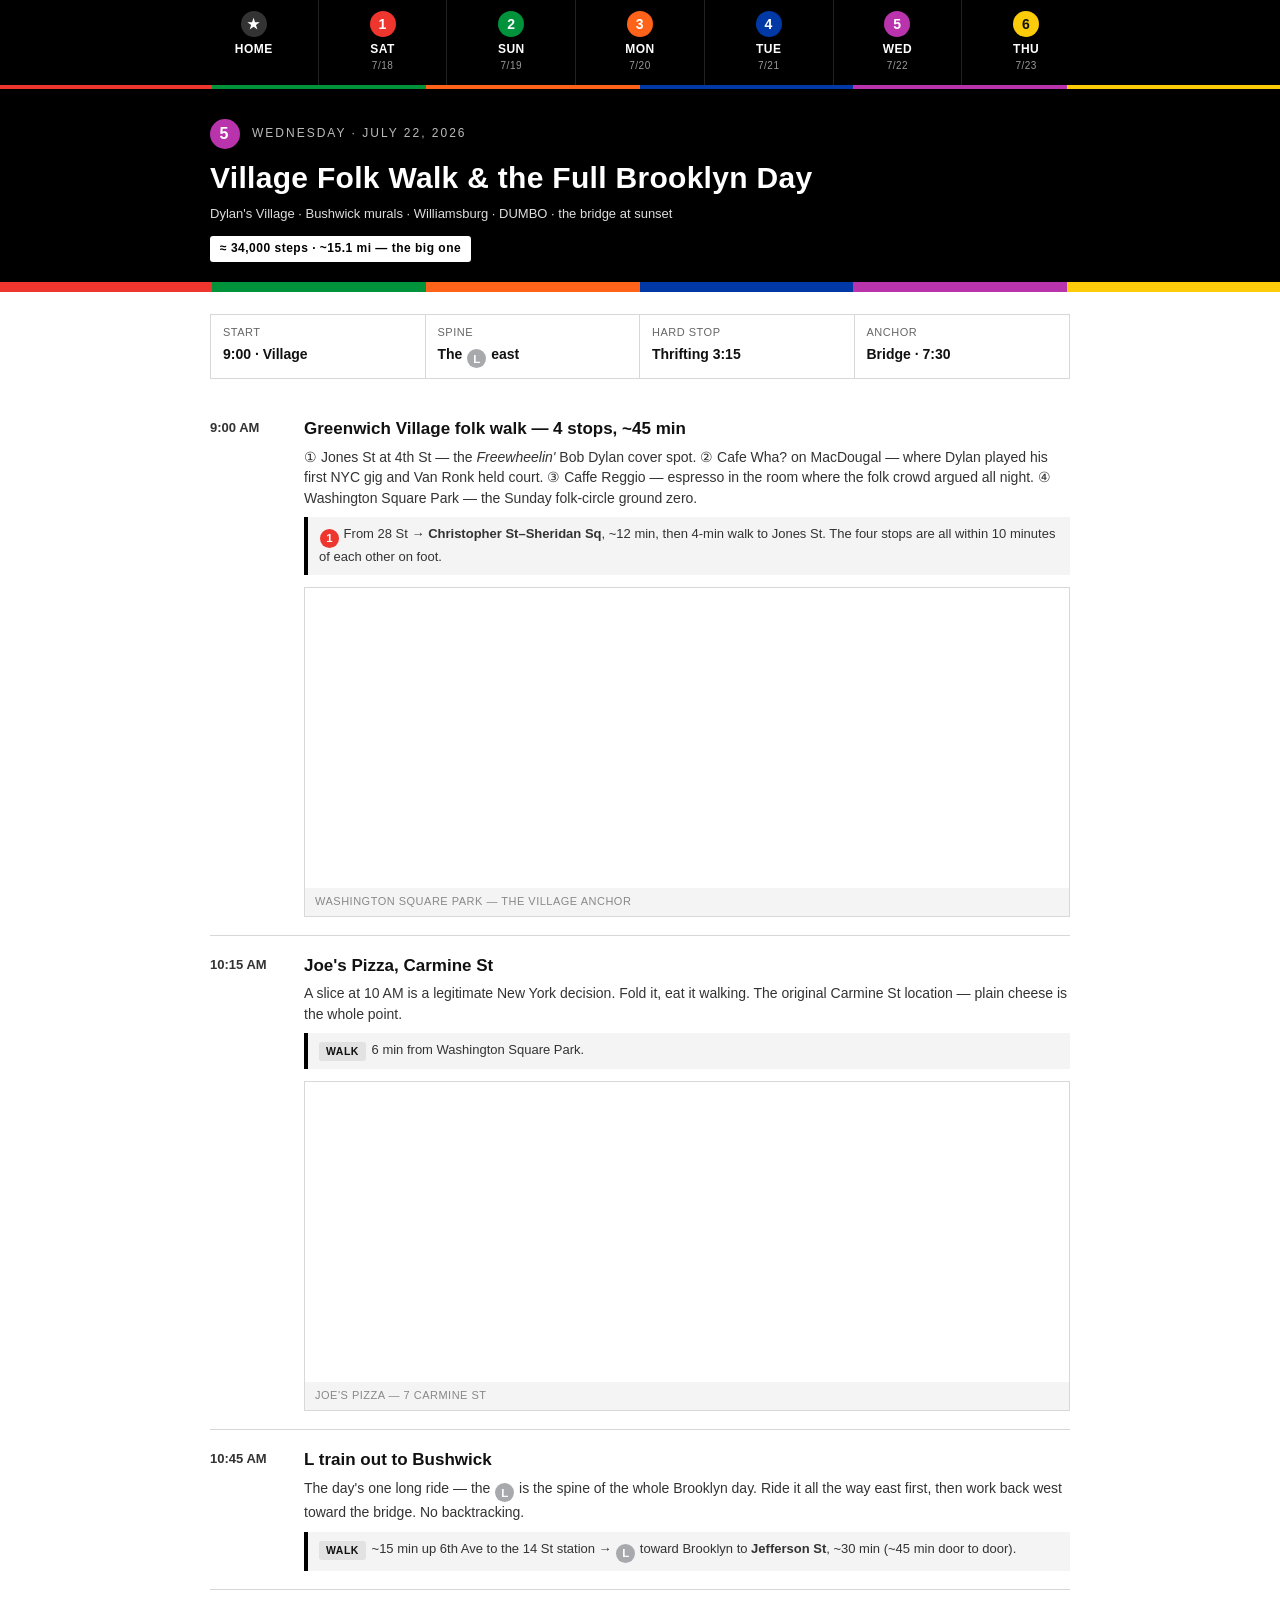
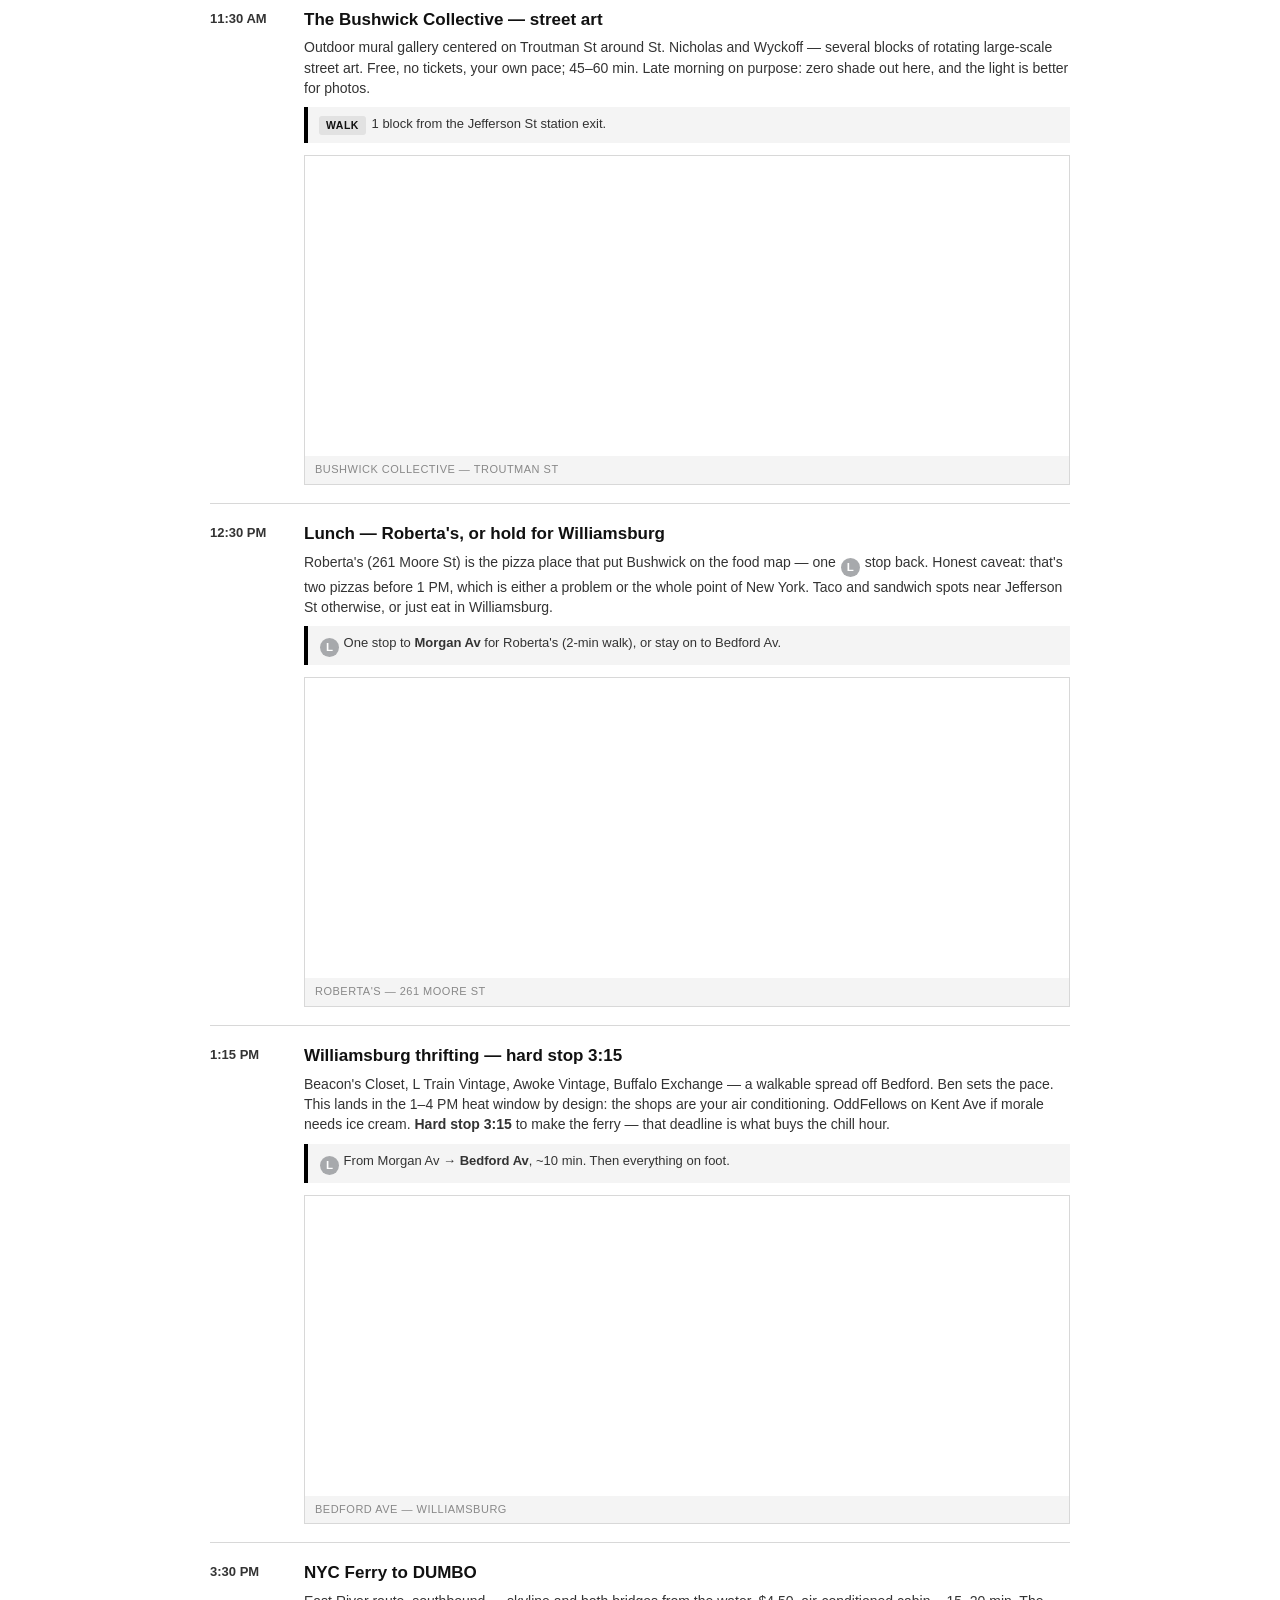
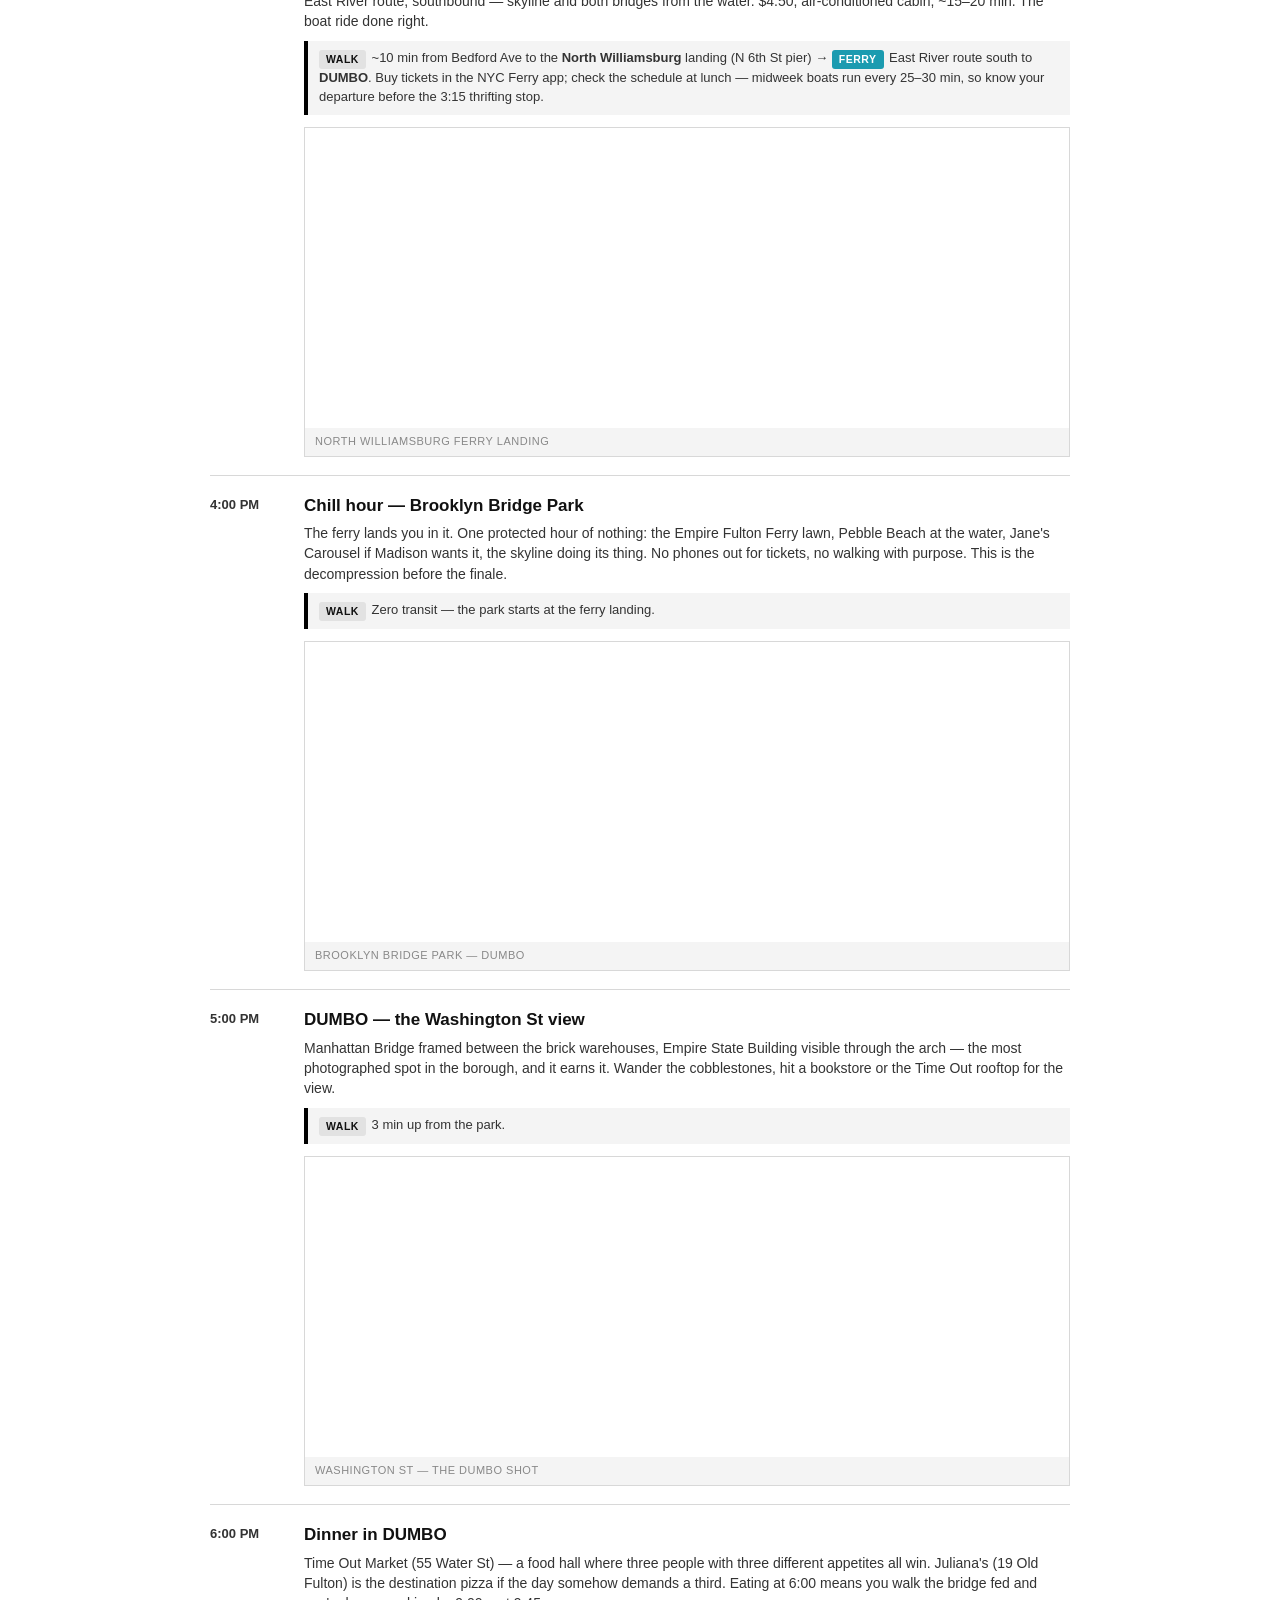
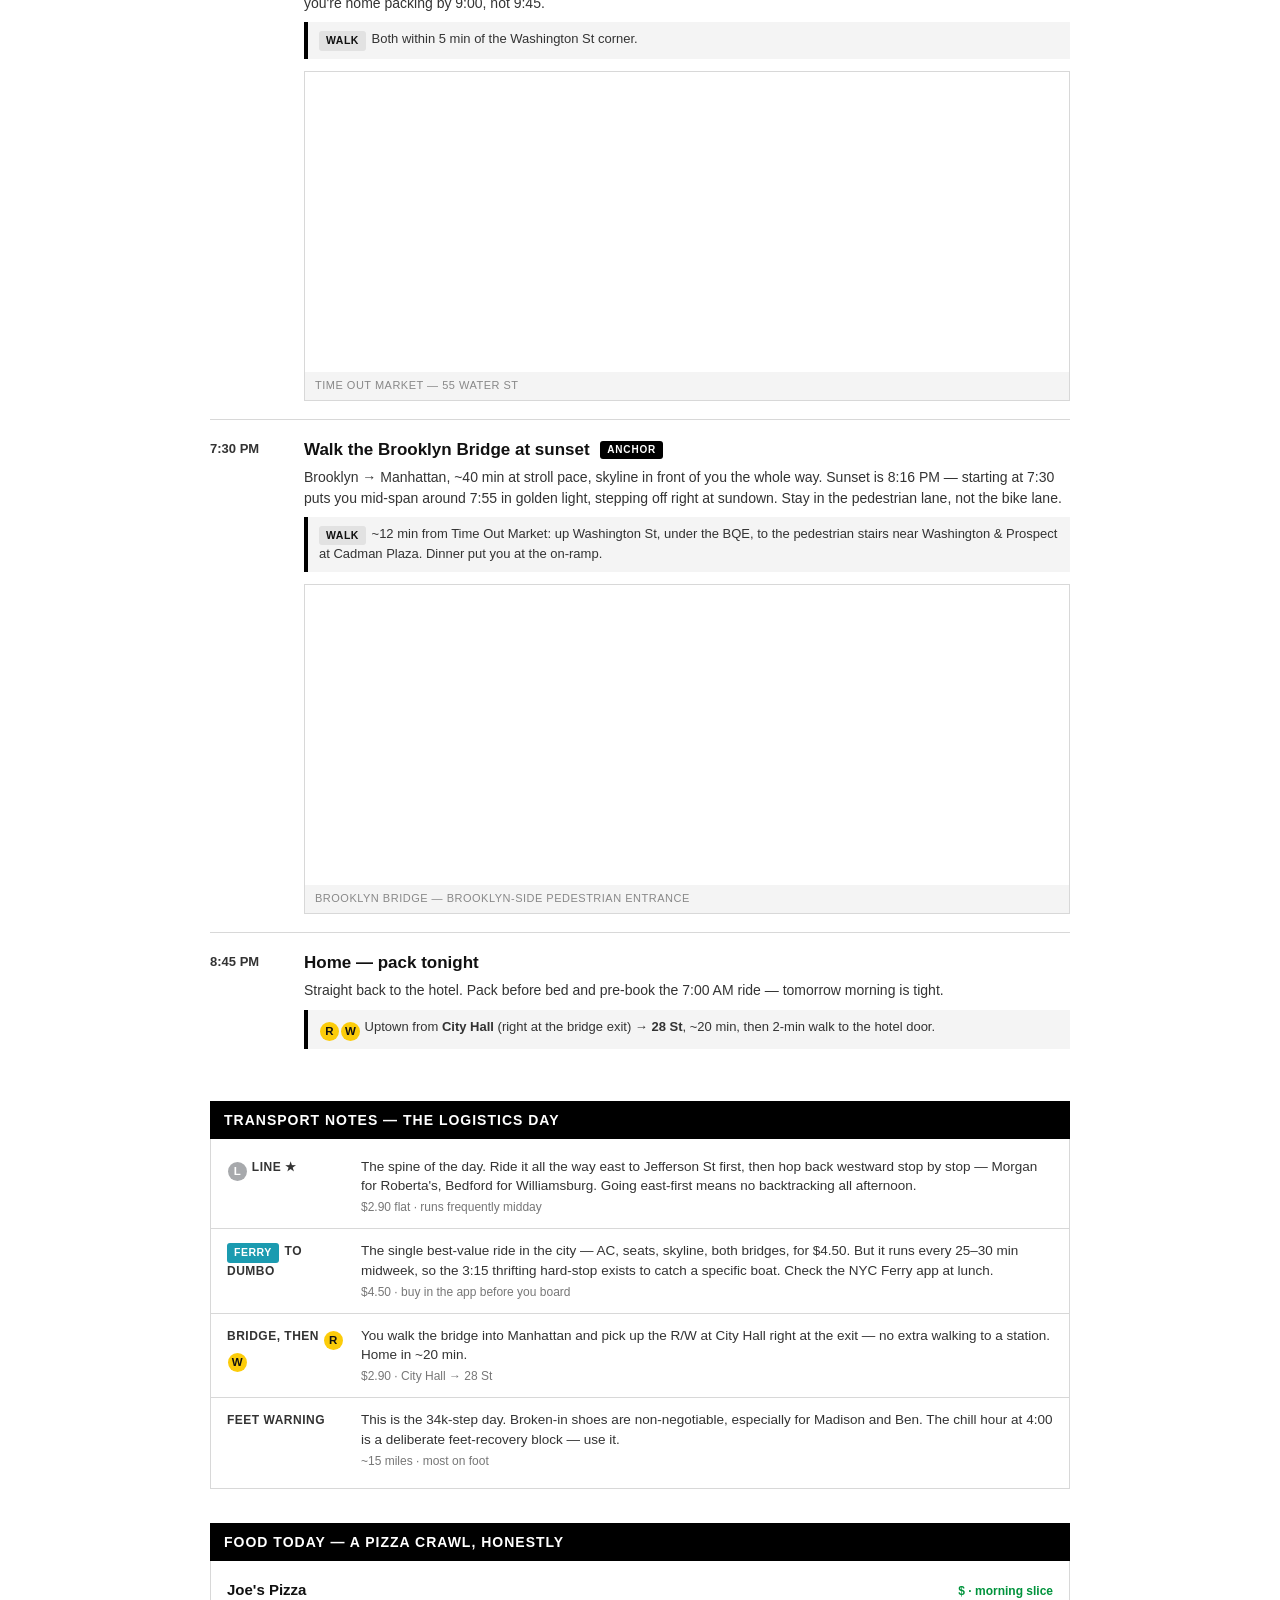
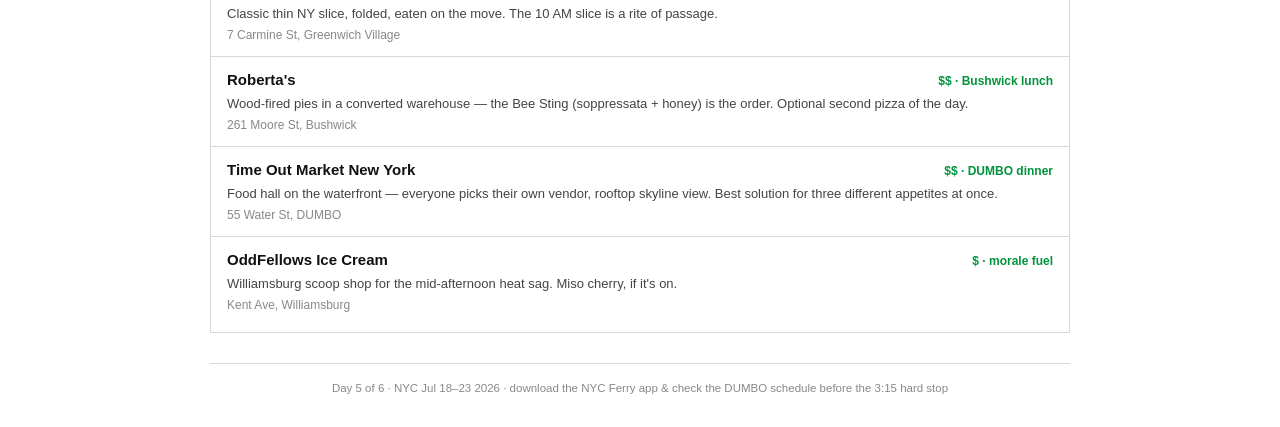
<file: day5.html>
<!DOCTYPE html>
<html lang="en">
<head>
<meta charset="UTF-8">
<meta name="viewport" content="width=device-width, initial-scale=1.0">
<title>Day 5 · Wed Jul 22 — Village & the Full Brooklyn Day</title>
<link rel="stylesheet" href="style.css">
</head>
<body>
<nav class="daynav"><div class="inner"><a href="index.html"><span class="n" style="background:#333">★</span><span class="dw">Home</span><span class="dt"></span></a><a href="day1.html"><span class="n" style="background:var(--d1)">1</span><span class="dw">Sat</span><span class="dt">7/18</span></a><a href="day2.html"><span class="n" style="background:var(--d2)">2</span><span class="dw">Sun</span><span class="dt">7/19</span></a><a href="day3.html"><span class="n" style="background:var(--d3)">3</span><span class="dw">Mon</span><span class="dt">7/20</span></a><a href="day4.html"><span class="n" style="background:var(--d4)">4</span><span class="dw">Tue</span><span class="dt">7/21</span></a><a href="day5.html" class="active"><span class="n" style="background:var(--d5)">5</span><span class="dw">Wed</span><span class="dt">7/22</span></a><a href="day6.html"><span class="n" style="background:var(--d6);color:#111">6</span><span class="dw">Thu</span><span class="dt">7/23</span></a></div></nav>

<header class="signboard">
  <div class="wrap">
    <div class="kicker"><span class="num" style="background:var(--d5)">5</span> Wednesday · July 22, 2026</div>
    <h1>Village Folk Walk &amp; the Full Brooklyn Day</h1>
    <div class="sub">Dylan's Village · Bushwick murals · Williamsburg · DUMBO · the bridge at sunset</div>
    <span class="stepchip">≈ 34,000 steps · ~15.1 mi — the big one</span>
  </div>
</header>

<div class="wrap">
  <div class="snapshot">
    <div class="cell">Start<b>9:00 · Village</b></div>
    <div class="cell">Spine<b>The <span class="rb rL">L</span> east</b></div>
    <div class="cell">Hard stop<b>Thrifting 3:15</b></div>
    <div class="cell">Anchor<b>Bridge · 7:30</b></div>
  </div>

  <div class="stops">

    <div class="stop"><div class="t">9:00 AM</div><div>
      <div class="name">Greenwich Village folk walk — 4 stops, ~45 min</div>
      <div class="note">① Jones St at 4th St — the <em>Freewheelin'</em> Bob Dylan cover spot. ② Cafe Wha? on MacDougal — where Dylan played his first NYC gig and Van Ronk held court. ③ Caffe Reggio — espresso in the room where the folk crowd argued all night. ④ Washington Square Park — the Sunday folk-circle ground zero.</div>
      <div class="transit"><span class="rb r1">1</span> From 28 St → <b>Christopher St–Sheridan Sq</b>, ~12 min, then 4-min walk to Jones St. The four stops are all within 10 minutes of each other on foot.</div>
      <div class="map">
        <iframe loading="lazy" src="https://www.google.com/maps?q=Washington+Square+Park+New+York&output=embed"></iframe>
        <div class="cap">Washington Square Park — the Village anchor</div>
      </div>
    </div></div>

    <div class="stop"><div class="t">10:15 AM</div><div>
      <div class="name">Joe's Pizza, Carmine St</div>
      <div class="note">A slice at 10 AM is a legitimate New York decision. Fold it, eat it walking. The original Carmine St location — plain cheese is the whole point.</div>
      <div class="transit"><span class="chip walk">WALK</span> 6 min from Washington Square Park.</div>
      <div class="map">
        <iframe loading="lazy" src="https://www.google.com/maps?q=Joe's+Pizza+7+Carmine+St+New+York&output=embed"></iframe>
        <div class="cap">Joe's Pizza — 7 Carmine St</div>
      </div>
    </div></div>

    <div class="stop"><div class="t">10:45 AM</div><div>
      <div class="name">L train out to Bushwick</div>
      <div class="note">The day's one long ride — the <span class="rb rL">L</span> is the spine of the whole Brooklyn day. Ride it all the way east first, then work back west toward the bridge. No backtracking.</div>
      <div class="transit"><span class="chip walk">WALK</span> ~15 min up 6th Ave to the 14 St station → <span class="rb rL">L</span> toward Brooklyn to <b>Jefferson St</b>, ~30 min (~45 min door to door).</div>
    </div></div>

    <div class="stop"><div class="t">11:30 AM</div><div>
      <div class="name">The Bushwick Collective — street art</div>
      <div class="note">Outdoor mural gallery centered on Troutman St around St. Nicholas and Wyckoff — several blocks of rotating large-scale street art. Free, no tickets, your own pace; 45–60 min. Late morning on purpose: zero shade out here, and the light is better for photos.</div>
      <div class="transit"><span class="chip walk">WALK</span> 1 block from the Jefferson St station exit.</div>
      <div class="map">
        <iframe loading="lazy" src="https://www.google.com/maps?q=The+Bushwick+Collective+Troutman+St+Brooklyn&output=embed"></iframe>
        <div class="cap">Bushwick Collective — Troutman St</div>
      </div>
    </div></div>

    <div class="stop"><div class="t">12:30 PM</div><div>
      <div class="name">Lunch — Roberta's, or hold for Williamsburg</div>
      <div class="note">Roberta's (261 Moore St) is the pizza place that put Bushwick on the food map — one <span class="rb rL">L</span> stop back. Honest caveat: that's two pizzas before 1 PM, which is either a problem or the whole point of New York. Taco and sandwich spots near Jefferson St otherwise, or just eat in Williamsburg.</div>
      <div class="transit"><span class="rb rL">L</span> One stop to <b>Morgan Av</b> for Roberta's (2-min walk), or stay on to Bedford Av.</div>
      <div class="map">
        <iframe loading="lazy" src="https://www.google.com/maps?q=Roberta's+261+Moore+St+Brooklyn&output=embed"></iframe>
        <div class="cap">Roberta's — 261 Moore St</div>
      </div>
    </div></div>

    <div class="stop"><div class="t">1:15 PM</div><div>
      <div class="name">Williamsburg thrifting — hard stop 3:15</div>
      <div class="note">Beacon's Closet, L Train Vintage, Awoke Vintage, Buffalo Exchange — a walkable spread off Bedford. Ben sets the pace. This lands in the 1–4 PM heat window by design: the shops are your air conditioning. OddFellows on Kent Ave if morale needs ice cream. <b>Hard stop 3:15</b> to make the ferry — that deadline is what buys the chill hour.</div>
      <div class="transit"><span class="rb rL">L</span> From Morgan Av → <b>Bedford Av</b>, ~10 min. Then everything on foot.</div>
      <div class="map">
        <iframe loading="lazy" src="https://www.google.com/maps?q=Bedford+Ave+Williamsburg+Brooklyn&output=embed"></iframe>
        <div class="cap">Bedford Ave — Williamsburg</div>
      </div>
    </div></div>

    <div class="stop"><div class="t">3:30 PM</div><div>
      <div class="name">NYC Ferry to DUMBO</div>
      <div class="note">East River route, southbound — skyline and both bridges from the water. $4.50, air-conditioned cabin, ~15–20 min. The boat ride done right.</div>
      <div class="transit"><span class="chip walk">WALK</span> ~10 min from Bedford Ave to the <b>North Williamsburg</b> landing (N 6th St pier) → <span class="chip ferry">FERRY</span> East River route south to <b>DUMBO</b>. Buy tickets in the NYC Ferry app; check the schedule at lunch — midweek boats run every 25–30 min, so know your departure before the 3:15 thrifting stop.</div>
      <div class="map">
        <iframe loading="lazy" src="https://www.google.com/maps?q=North+Williamsburg+Ferry+Landing+Brooklyn&output=embed"></iframe>
        <div class="cap">North Williamsburg ferry landing</div>
      </div>
    </div></div>

    <div class="stop"><div class="t">4:00 PM</div><div>
      <div class="name">Chill hour — Brooklyn Bridge Park</div>
      <div class="note">The ferry lands you in it. One protected hour of nothing: the Empire Fulton Ferry lawn, Pebble Beach at the water, Jane's Carousel if Madison wants it, the skyline doing its thing. No phones out for tickets, no walking with purpose. This is the decompression before the finale.</div>
      <div class="transit"><span class="chip walk">WALK</span> Zero transit — the park starts at the ferry landing.</div>
      <div class="map">
        <iframe loading="lazy" src="https://www.google.com/maps?q=Brooklyn+Bridge+Park+DUMBO&output=embed"></iframe>
        <div class="cap">Brooklyn Bridge Park — DUMBO</div>
      </div>
    </div></div>

    <div class="stop"><div class="t">5:00 PM</div><div>
      <div class="name">DUMBO — the Washington St view</div>
      <div class="note">Manhattan Bridge framed between the brick warehouses, Empire State Building visible through the arch — the most photographed spot in the borough, and it earns it. Wander the cobblestones, hit a bookstore or the Time Out rooftop for the view.</div>
      <div class="transit"><span class="chip walk">WALK</span> 3 min up from the park.</div>
      <div class="map">
        <iframe loading="lazy" src="https://www.google.com/maps?q=Washington+St+DUMBO+Manhattan+Bridge+view&output=embed"></iframe>
        <div class="cap">Washington St — the DUMBO shot</div>
      </div>
    </div></div>

    <div class="stop"><div class="t">6:00 PM</div><div>
      <div class="name">Dinner in DUMBO</div>
      <div class="note">Time Out Market (55 Water St) — a food hall where three people with three different appetites all win. Juliana's (19 Old Fulton) is the destination pizza if the day somehow demands a third. Eating at 6:00 means you walk the bridge fed and you're home packing by 9:00, not 9:45.</div>
      <div class="transit"><span class="chip walk">WALK</span> Both within 5 min of the Washington St corner.</div>
      <div class="map">
        <iframe loading="lazy" src="https://www.google.com/maps?q=Time+Out+Market+New+York+55+Water+St+Brooklyn&output=embed"></iframe>
        <div class="cap">Time Out Market — 55 Water St</div>
      </div>
    </div></div>

    <div class="stop"><div class="t">7:30 PM</div><div>
      <div class="name">Walk the Brooklyn Bridge at sunset <span class="anchor">Anchor</span></div>
      <div class="note">Brooklyn → Manhattan, ~40 min at stroll pace, skyline in front of you the whole way. Sunset is 8:16 PM — starting at 7:30 puts you mid-span around 7:55 in golden light, stepping off right at sundown. Stay in the pedestrian lane, not the bike lane.</div>
      <div class="transit"><span class="chip walk">WALK</span> ~12 min from Time Out Market: up Washington St, under the BQE, to the pedestrian stairs near Washington &amp; Prospect at Cadman Plaza. Dinner put you at the on-ramp.</div>
      <div class="map">
        <iframe loading="lazy" src="https://www.google.com/maps?q=Brooklyn+Bridge+pedestrian+entrance+Cadman+Plaza&output=embed"></iframe>
        <div class="cap">Brooklyn Bridge — Brooklyn-side pedestrian entrance</div>
      </div>
    </div></div>

    <div class="stop"><div class="t">8:45 PM</div><div>
      <div class="name">Home — pack tonight</div>
      <div class="note">Straight back to the hotel. Pack before bed and pre-book the 7:00 AM ride — tomorrow morning is tight.</div>
      <div class="transit"><span class="rb rR">R</span><span class="rb rW">W</span> Uptown from <b>City Hall</b> (right at the bridge exit) → <b>28 St</b>, ~20 min, then 2-min walk to the hotel door.</div>
    </div></div>

  </div>

  <!-- TRANSPORT -->
  <div class="blockhead">Transport notes — the logistics day</div>
  <div class="blockbody">
    <div class="opt"><div class="lab"><span class="rb rL">L</span> Line ★</div><div class="body">The spine of the day. Ride it all the way east to Jefferson St first, then hop back westward stop by stop — Morgan for Roberta's, Bedford for Williamsburg. Going east-first means no backtracking all afternoon.<div class="meta">$2.90 flat · runs frequently midday</div></div></div>
    <div class="opt"><div class="lab"><span class="chip ferry">FERRY</span> to DUMBO</div><div class="body">The single best-value ride in the city — AC, seats, skyline, both bridges, for $4.50. But it runs every 25–30 min midweek, so the 3:15 thrifting hard-stop exists to catch a specific boat. Check the NYC Ferry app at lunch.<div class="meta">$4.50 · buy in the app before you board</div></div></div>
    <div class="opt"><div class="lab">Bridge, then <span class="rb rR">R</span><span class="rb rW">W</span></div><div class="body">You walk the bridge into Manhattan and pick up the R/W at City Hall right at the exit — no extra walking to a station. Home in ~20 min.<div class="meta">$2.90 · City Hall → 28 St</div></div></div>
    <div class="opt"><div class="lab">Feet warning</div><div class="body">This is the 34k-step day. Broken-in shoes are non-negotiable, especially for Madison and Ben. The chill hour at 4:00 is a deliberate feet-recovery block — use it.<div class="meta">~15 miles · most on foot</div></div></div>
  </div>

  <!-- FOOD -->
  <div class="blockhead">Food today — a pizza crawl, honestly</div>
  <div class="blockbody food">
    <div class="item"><div class="top"><span class="nm">Joe's Pizza</span><span class="price">$ · morning slice</span></div>
      <div class="desc">Classic thin NY slice, folded, eaten on the move. The 10 AM slice is a rite of passage.</div>
      <div class="addr">7 Carmine St, Greenwich Village</div></div>
    <div class="item"><div class="top"><span class="nm">Roberta's</span><span class="price">$$ · Bushwick lunch</span></div>
      <div class="desc">Wood-fired pies in a converted warehouse — the Bee Sting (soppressata + honey) is the order. Optional second pizza of the day.</div>
      <div class="addr">261 Moore St, Bushwick</div></div>
    <div class="item"><div class="top"><span class="nm">Time Out Market New York</span><span class="price">$$ · DUMBO dinner</span></div>
      <div class="desc">Food hall on the waterfront — everyone picks their own vendor, rooftop skyline view. Best solution for three different appetites at once.</div>
      <div class="addr">55 Water St, DUMBO</div></div>
    <div class="item"><div class="top"><span class="nm">OddFellows Ice Cream</span><span class="price">$ · morale fuel</span></div>
      <div class="desc">Williamsburg scoop shop for the mid-afternoon heat sag. Miso cherry, if it's on.</div>
      <div class="addr">Kent Ave, Williamsburg</div></div>
  </div>

  <footer>Day 5 of 6 · NYC Jul 18–23 2026 · download the NYC Ferry app &amp; check the DUMBO schedule before the 3:15 hard stop</footer>
</div>
</body>
</html>
</file>
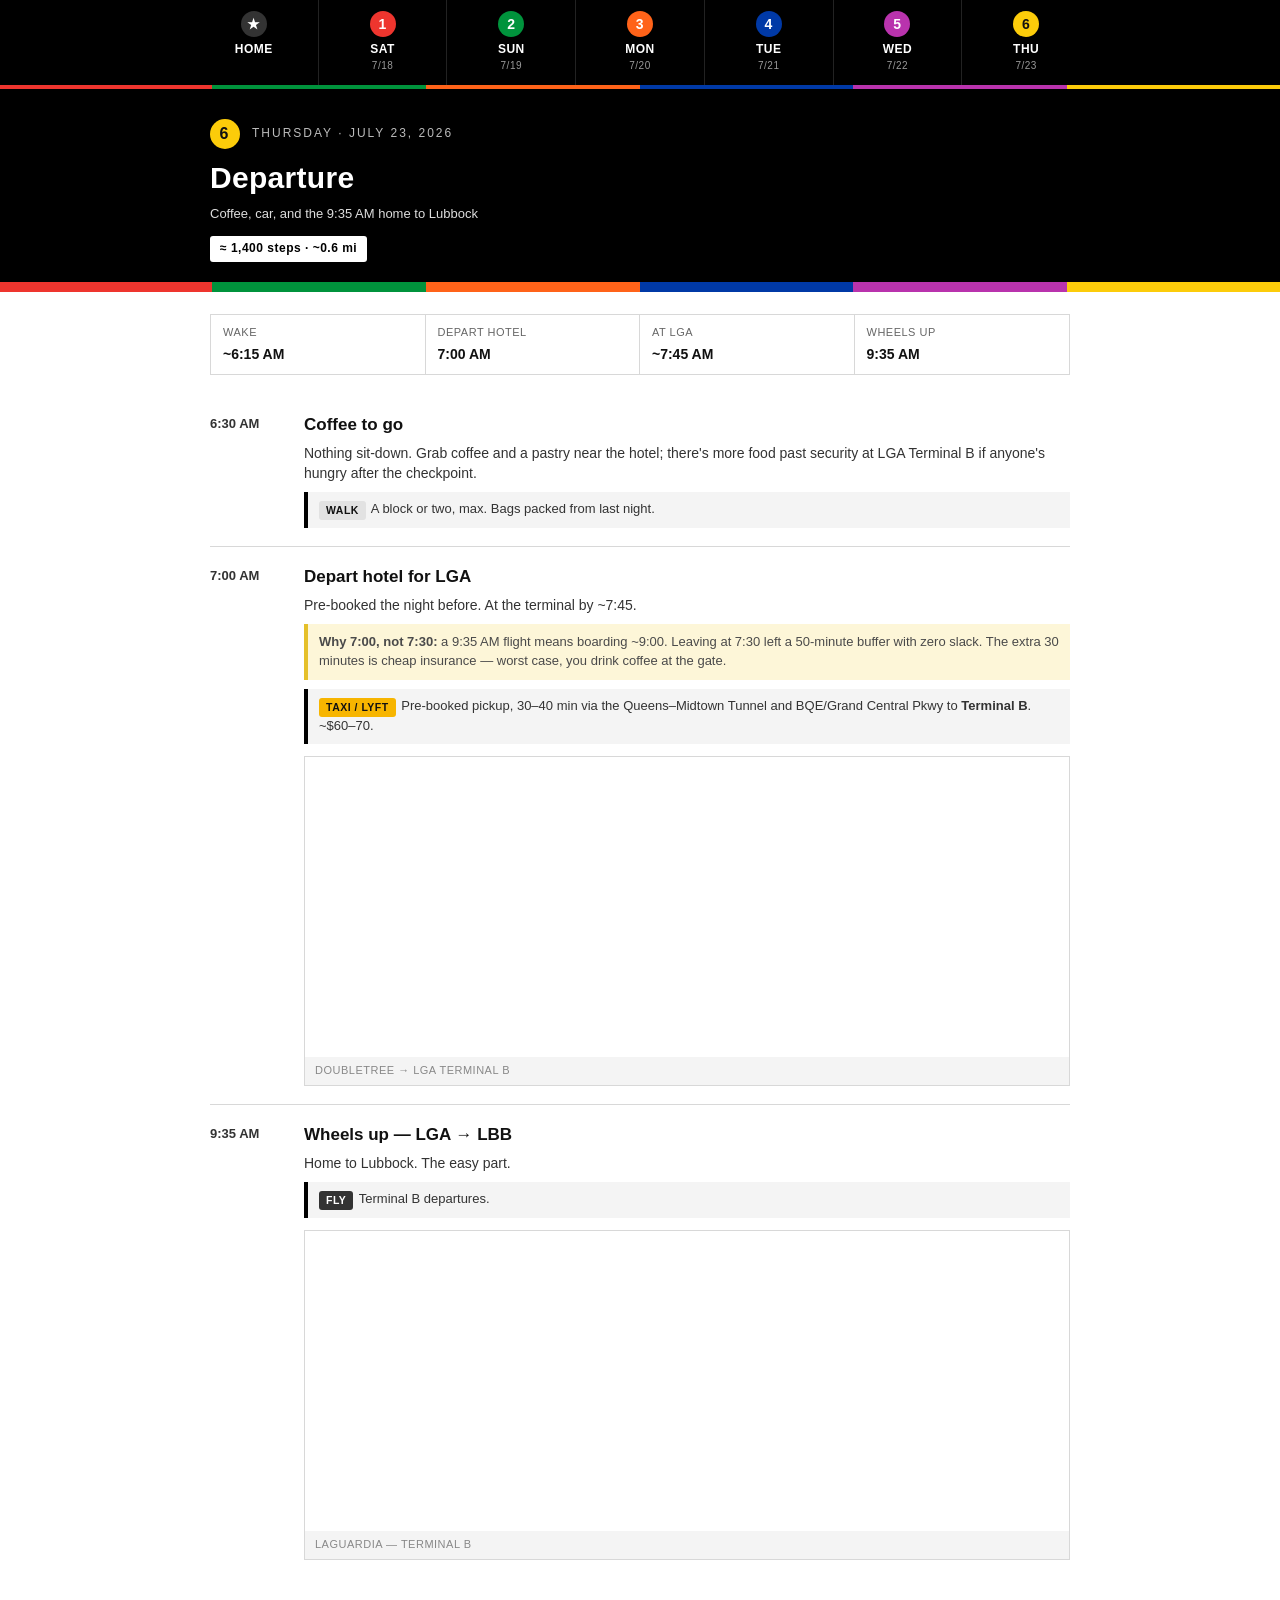
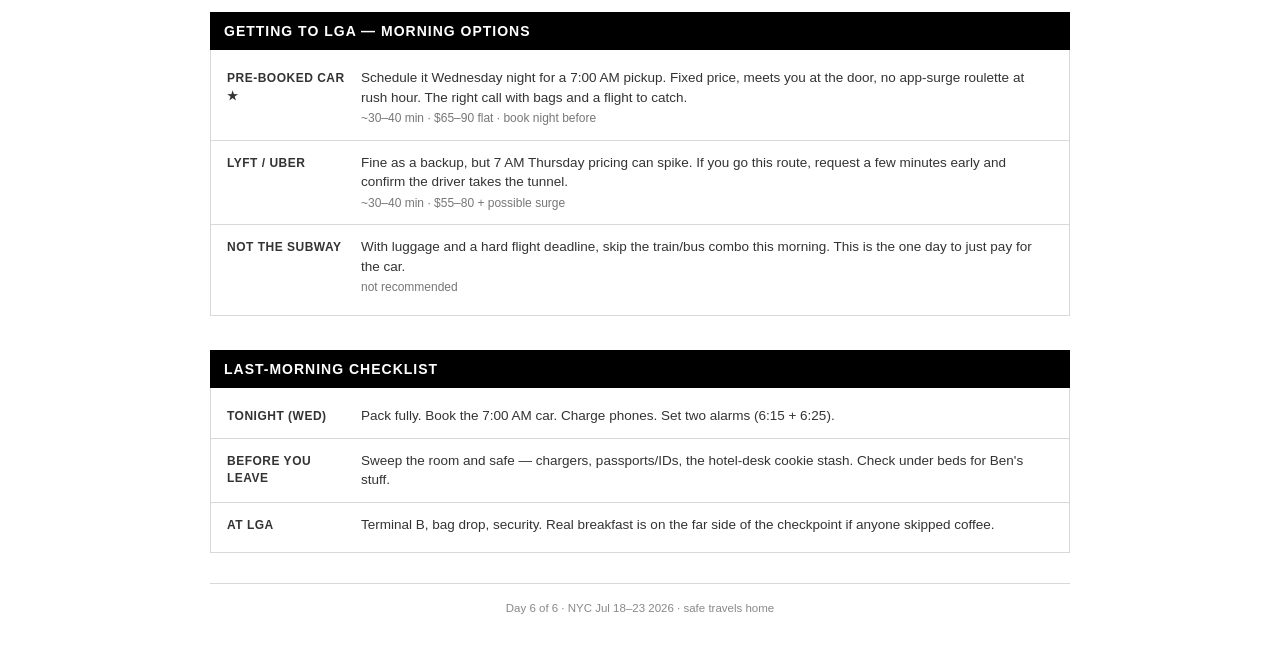
<file: day6.html>
<!DOCTYPE html>
<html lang="en">
<head>
<meta charset="UTF-8">
<meta name="viewport" content="width=device-width, initial-scale=1.0">
<title>Day 6 · Thu Jul 23 — Departure</title>
<link rel="stylesheet" href="style.css">
</head>
<body>
<nav class="daynav"><div class="inner"><a href="index.html"><span class="n" style="background:#333">★</span><span class="dw">Home</span><span class="dt"></span></a><a href="day1.html"><span class="n" style="background:var(--d1)">1</span><span class="dw">Sat</span><span class="dt">7/18</span></a><a href="day2.html"><span class="n" style="background:var(--d2)">2</span><span class="dw">Sun</span><span class="dt">7/19</span></a><a href="day3.html"><span class="n" style="background:var(--d3)">3</span><span class="dw">Mon</span><span class="dt">7/20</span></a><a href="day4.html"><span class="n" style="background:var(--d4)">4</span><span class="dw">Tue</span><span class="dt">7/21</span></a><a href="day5.html"><span class="n" style="background:var(--d5)">5</span><span class="dw">Wed</span><span class="dt">7/22</span></a><a href="day6.html" class="active"><span class="n" style="background:var(--d6);color:#111">6</span><span class="dw">Thu</span><span class="dt">7/23</span></a></div></nav>

<header class="signboard">
  <div class="wrap">
    <div class="kicker"><span class="num" style="background:var(--d6);color:#111">6</span> Thursday · July 23, 2026</div>
    <h1>Departure</h1>
    <div class="sub">Coffee, car, and the 9:35 AM home to Lubbock</div>
    <span class="stepchip">≈ 1,400 steps · ~0.6 mi</span>
  </div>
</header>

<div class="wrap">
  <div class="snapshot">
    <div class="cell">Wake<b>~6:15 AM</b></div>
    <div class="cell">Depart hotel<b>7:00 AM</b></div>
    <div class="cell">At LGA<b>~7:45 AM</b></div>
    <div class="cell">Wheels up<b>9:35 AM</b></div>
  </div>

  <div class="stops">

    <div class="stop"><div class="t">6:30 AM</div><div>
      <div class="name">Coffee to go</div>
      <div class="note">Nothing sit-down. Grab coffee and a pastry near the hotel; there's more food past security at LGA Terminal B if anyone's hungry after the checkpoint.</div>
      <div class="transit"><span class="chip walk">WALK</span> A block or two, max. Bags packed from last night.</div>
    </div></div>

    <div class="stop"><div class="t">7:00 AM</div><div>
      <div class="name">Depart hotel for LGA</div>
      <div class="note">Pre-booked the night before. At the terminal by ~7:45.</div>
      <div class="tip"><b>Why 7:00, not 7:30:</b> a 9:35 AM flight means boarding ~9:00. Leaving at 7:30 left a 50-minute buffer with zero slack. The extra 30 minutes is cheap insurance — worst case, you drink coffee at the gate.</div>
      <div class="transit"><span class="chip taxi">TAXI / LYFT</span> Pre-booked pickup, 30–40 min via the Queens–Midtown Tunnel and BQE/Grand Central Pkwy to <b>Terminal B</b>. ~$60–70.</div>
      <div class="map">
        <iframe loading="lazy" src="https://www.google.com/maps?q=128+W+29th+St+New+York+to+LaGuardia+Terminal+B&output=embed"></iframe>
        <div class="cap">DoubleTree → LGA Terminal B</div>
      </div>
    </div></div>

    <div class="stop"><div class="t">9:35 AM</div><div>
      <div class="name">Wheels up — LGA → LBB</div>
      <div class="note">Home to Lubbock. The easy part.</div>
      <div class="transit"><span class="chip fly">FLY</span> Terminal B departures.</div>
      <div class="map">
        <iframe loading="lazy" src="https://www.google.com/maps?q=LaGuardia+Airport+Terminal+B&output=embed"></iframe>
        <div class="cap">LaGuardia — Terminal B</div>
      </div>
    </div></div>

  </div>

  <!-- TRANSPORT -->
  <div class="blockhead">Getting to LGA — morning options</div>
  <div class="blockbody">
    <div class="opt"><div class="lab">Pre-booked car ★</div><div class="body">Schedule it Wednesday night for a 7:00 AM pickup. Fixed price, meets you at the door, no app-surge roulette at rush hour. The right call with bags and a flight to catch.<div class="meta">~30–40 min · $65–90 flat · book night before</div></div></div>
    <div class="opt"><div class="lab">Lyft / Uber</div><div class="body">Fine as a backup, but 7 AM Thursday pricing can spike. If you go this route, request a few minutes early and confirm the driver takes the tunnel.<div class="meta">~30–40 min · $55–80 + possible surge</div></div></div>
    <div class="opt"><div class="lab">Not the subway</div><div class="body">With luggage and a hard flight deadline, skip the train/bus combo this morning. This is the one day to just pay for the car.<div class="meta">not recommended</div></div></div>
  </div>

  <!-- CHECKLIST -->
  <div class="blockhead">Last-morning checklist</div>
  <div class="blockbody">
    <div class="opt"><div class="lab">Tonight (Wed)</div><div class="body">Pack fully. Book the 7:00 AM car. Charge phones. Set two alarms (6:15 + 6:25).</div></div>
    <div class="opt"><div class="lab">Before you leave</div><div class="body">Sweep the room and safe — chargers, passports/IDs, the hotel-desk cookie stash. Check under beds for Ben's stuff.</div></div>
    <div class="opt"><div class="lab">At LGA</div><div class="body">Terminal B, bag drop, security. Real breakfast is on the far side of the checkpoint if anyone skipped coffee.</div></div>
  </div>

  <footer>Day 6 of 6 · NYC Jul 18–23 2026 · safe travels home</footer>
</div>
</body>
</html>
</file>
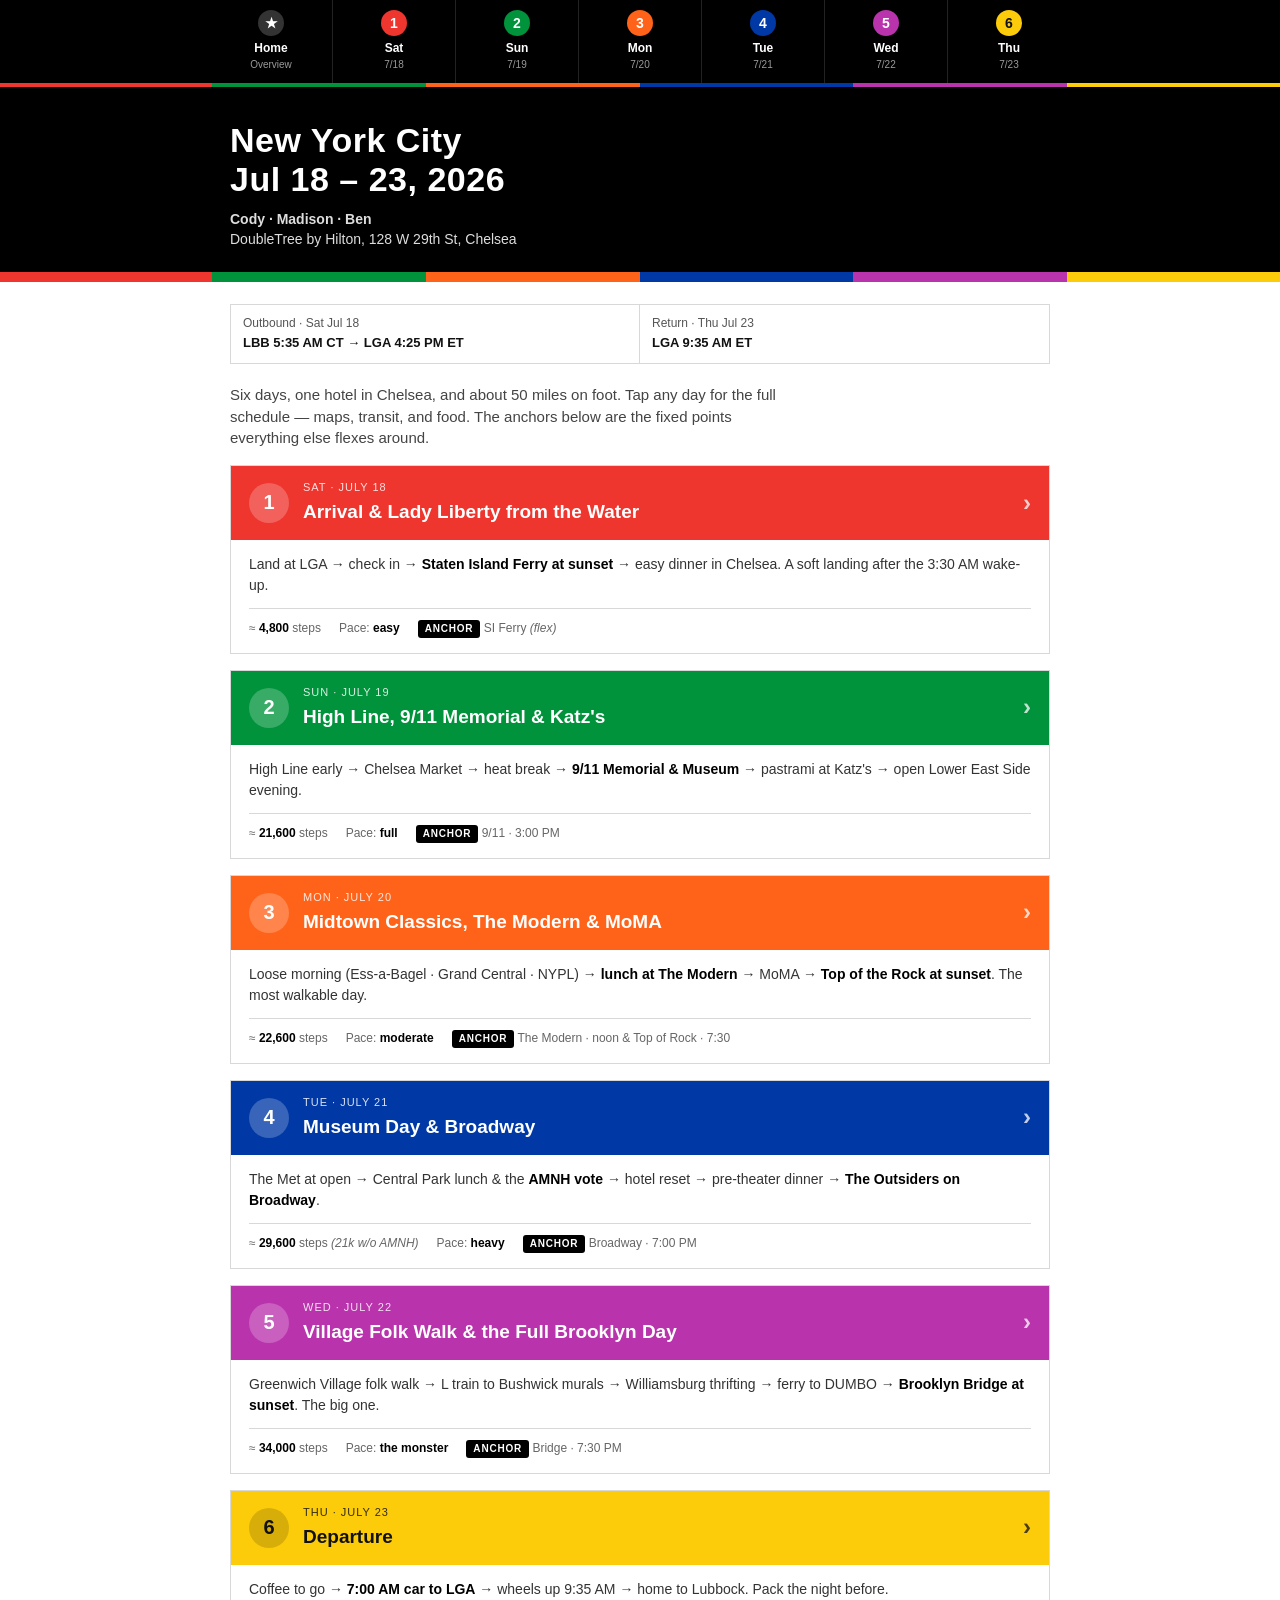
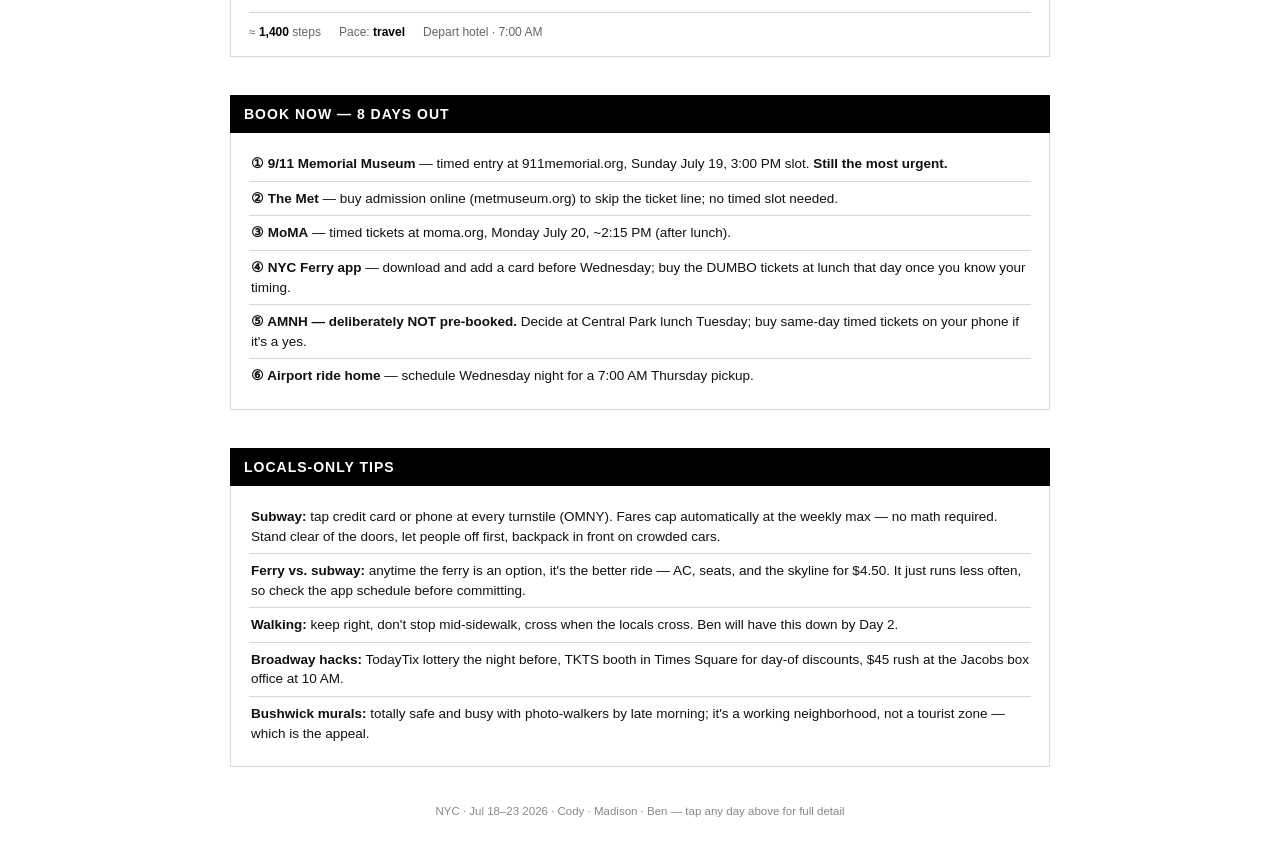
<file: index (2).html>
<!DOCTYPE html>
<html lang="en">
<head>
<meta charset="UTF-8">
<meta name="viewport" content="width=device-width, initial-scale=1.0">
<title>NYC Itinerary — Jul 18–23, 2026</title>
<style>
  :root{
    --d1:#EE352E; --d2:#00933C; --d3:#FF6319; --d4:#0039A6; --d5:#B933AD; --d6:#FCCC0A;
    --ink:#111; --paper:#fff; --rule:#d8d8d8; --soft:#f4f4f4;
  }
  *{box-sizing:border-box;margin:0;padding:0}
  body{font-family:Helvetica,Arial,sans-serif;color:var(--ink);background:var(--paper);line-height:1.45}
  .wrap{max-width:860px;margin:0 auto;padding:0 20px}

  /* Sticky day nav */
  .daynav{position:sticky;top:0;z-index:50;background:#000;border-bottom:4px solid;
    border-image:linear-gradient(90deg,var(--d1) 0 16.6%,var(--d2) 0 33.3%,var(--d3) 0 50%,var(--d4) 0 66.6%,var(--d5) 0 83.3%,var(--d6) 0 100%) 1}
  .daynav .inner{max-width:860px;margin:0 auto;display:flex}
  .daynav a{flex:1;min-width:0;text-align:center;text-decoration:none;color:#fff;padding:10px 4px;
    border-right:1px solid #222;transition:background .15s}
  .daynav a:last-child{border-right:none}
  .daynav a:hover,.daynav a:focus{background:#1a1a1a;outline:none}
  .daynav a .n{display:flex;align-items:center;justify-content:center;width:26px;height:26px;border-radius:50%;
    color:#fff;font-size:14px;font-weight:700;margin:0 auto 4px}
  .daynav a .dw{display:block;font-weight:700;font-size:12px}
  .daynav a .dt{display:block;color:#999;font-size:10px;margin-top:1px}

  /* Signboard header */
  .signboard{background:#000;color:#fff;padding:34px 0 22px;border-bottom:10px solid;border-image:linear-gradient(90deg,var(--d1) 0 16.6%,var(--d2) 0 33.3%,var(--d3) 0 50%,var(--d4) 0 66.6%,var(--d5) 0 83.3%,var(--d6) 0 100%) 1}
  .signboard h1{font-size:34px;font-weight:700;letter-spacing:.5px;line-height:1.15}
  .signboard .sub{margin-top:10px;font-size:14px;color:#ddd}

  .flightbar{display:grid;grid-template-columns:repeat(2,1fr);border:1px solid var(--rule);margin:22px 0 8px}
  .flightbar .cell{padding:10px 12px;font-size:12px;color:#555;border-right:1px solid var(--rule)}
  .flightbar .cell:last-child{border-right:none}
  .flightbar .cell b{display:block;color:var(--ink);font-size:13px;margin-top:2px}
  @media(max-width:640px){.flightbar{grid-template-columns:1fr 1fr}.flightbar .cell{border-bottom:1px solid var(--rule)}}

  .lede{font-size:15px;color:#444;margin:20px 0 4px;max-width:66ch}

  /* Day cards */
  .cards{margin-top:8px}
  .daycard{display:block;text-decoration:none;color:inherit;border:1px solid var(--rule);margin-top:16px;
    transition:box-shadow .15s,transform .15s}
  .daycard:hover,.daycard:focus{box-shadow:0 4px 18px rgba(0,0,0,.12);transform:translateY(-2px);outline:none}
  .cardhead{display:flex;align-items:center;gap:14px;padding:14px 18px;color:#fff}
  .cardhead.dark{color:#111}
  .cardhead .bul{width:40px;height:40px;border-radius:50%;background:rgba(255,255,255,.22);
    display:flex;align-items:center;justify-content:center;font-size:20px;font-weight:700;flex:none}
  .cardhead.dark .bul{background:rgba(0,0,0,.15)}
  .cardhead .ht{flex:1}
  .cardhead .dow{display:block;font-size:11px;letter-spacing:1px;text-transform:uppercase;opacity:.85}
  .cardhead h2{font-size:19px;font-weight:700;margin-top:2px}
  .cardhead .go{font-size:24px;font-weight:700;opacity:.75}
  .cardbody{padding:14px 18px 15px;background:#fff}
  .beats{font-size:14px;color:#333;line-height:1.5}
  .beats b{color:#000}
  .cardmeta{display:flex;gap:18px;flex-wrap:wrap;margin-top:12px;padding-top:11px;border-top:1px solid var(--rule);
    font-size:12px;color:#666}
  .cardmeta b{color:#000;font-weight:700}
  .anchor{display:inline-block;background:#000;color:#fff;font-size:10px;font-weight:700;letter-spacing:.8px;
    text-transform:uppercase;padding:2px 7px;border-radius:3px}

  /* Blocks */
  .blockhead{background:#000;color:#fff;font-size:14px;font-weight:700;letter-spacing:1px;text-transform:uppercase;padding:9px 14px;margin-top:38px}
  .blockbody{border:1px solid var(--rule);border-top:none;padding:14px 18px 16px;font-size:13.5px}
  .blockbody ul{list-style:none}
  .blockbody li{padding:7px 0 7px 2px;border-bottom:1px solid var(--rule)}
  .blockbody li:last-child{border-bottom:none}

  footer{margin:36px 0 30px;font-size:11.5px;color:#888;text-align:center}
  @media print{.signboard,.daynav{-webkit-print-color-adjust:exact;print-color-adjust:exact}}
</style>
</head>
<body>

<!-- STICKY DAY NAV -->
<nav class="daynav">
  <div class="inner">
    <a href="index.html"><span class="n" style="background:#333">★</span><span class="dw">Home</span><span class="dt">Overview</span></a>
    <a href="day1.html"><span class="n" style="background:var(--d1)">1</span><span class="dw">Sat</span><span class="dt">7/18</span></a>
    <a href="day2.html"><span class="n" style="background:var(--d2)">2</span><span class="dw">Sun</span><span class="dt">7/19</span></a>
    <a href="day3.html"><span class="n" style="background:var(--d3)">3</span><span class="dw">Mon</span><span class="dt">7/20</span></a>
    <a href="day4.html"><span class="n" style="background:var(--d4)">4</span><span class="dw">Tue</span><span class="dt">7/21</span></a>
    <a href="day5.html"><span class="n" style="background:var(--d5)">5</span><span class="dw">Wed</span><span class="dt">7/22</span></a>
    <a href="day6.html"><span class="n" style="background:var(--d6);color:#111">6</span><span class="dw">Thu</span><span class="dt">7/23</span></a>
  </div>
</nav>

<header class="signboard">
  <div class="wrap">
    <h1>New York City<br>Jul 18 – 23, 2026</h1>
    <div class="sub"><strong>Cody · Madison · Ben</strong> <br> DoubleTree by Hilton, 128 W 29th St, Chelsea</div>
  </div>
</header>

<div class="wrap">
  <div class="flightbar">
    <div class="cell">Outbound · Sat Jul 18<b>LBB 5:35 AM CT → LGA 4:25 PM ET</b></div>
    <div class="cell">Return · Thu Jul 23<b>LGA 9:35 AM ET</b></div>
  </div>

  <p class="lede">Six days, one hotel in Chelsea, and about 50 miles on foot. Tap any day for the full schedule — maps, transit, and food. The anchors below are the fixed points everything else flexes around.</p>

  <!-- DAY CARDS -->
  <div class="cards">

    <a class="daycard" href="day1.html">
      <div class="cardhead" style="background:var(--d1)">
        <div class="bul">1</div>
        <div class="ht"><span class="dow">Sat · July 18</span><h2>Arrival &amp; Lady Liberty from the Water</h2></div>
        <div class="go">›</div>
      </div>
      <div class="cardbody">
        <div class="beats">Land at LGA → check in → <b>Staten Island Ferry at sunset</b> → easy dinner in Chelsea. A soft landing after the 3:30 AM wake-up.</div>
        <div class="cardmeta"><span>≈ <b>4,800</b> steps</span><span>Pace: <b>easy</b></span><span><span class="anchor">Anchor</span> SI Ferry <em>(flex)</em></span></div>
      </div>
    </a>

    <a class="daycard" href="day2.html">
      <div class="cardhead" style="background:var(--d2)">
        <div class="bul">2</div>
        <div class="ht"><span class="dow">Sun · July 19</span><h2>High Line, 9/11 Memorial &amp; Katz's</h2></div>
        <div class="go">›</div>
      </div>
      <div class="cardbody">
        <div class="beats">High Line early → Chelsea Market → heat break → <b>9/11 Memorial &amp; Museum</b> → pastrami at Katz's → open Lower East Side evening.</div>
        <div class="cardmeta"><span>≈ <b>21,600</b> steps</span><span>Pace: <b>full</b></span><span><span class="anchor">Anchor</span> 9/11 · 3:00 PM</span></div>
      </div>
    </a>

    <a class="daycard" href="day3.html">
      <div class="cardhead" style="background:var(--d3)">
        <div class="bul">3</div>
        <div class="ht"><span class="dow">Mon · July 20</span><h2>Midtown Classics, The Modern &amp; MoMA</h2></div>
        <div class="go">›</div>
      </div>
      <div class="cardbody">
        <div class="beats">Loose morning (Ess-a-Bagel · Grand Central · NYPL) → <b>lunch at The Modern</b> → MoMA → <b>Top of the Rock at sunset</b>. The most walkable day.</div>
        <div class="cardmeta"><span>≈ <b>22,600</b> steps</span><span>Pace: <b>moderate</b></span><span><span class="anchor">Anchor</span> The Modern · noon &amp; Top of Rock · 7:30</span></div>
      </div>
    </a>

    <a class="daycard" href="day4.html">
      <div class="cardhead" style="background:var(--d4)">
        <div class="bul">4</div>
        <div class="ht"><span class="dow">Tue · July 21</span><h2>Museum Day &amp; Broadway</h2></div>
        <div class="go">›</div>
      </div>
      <div class="cardbody">
        <div class="beats">The Met at open → Central Park lunch &amp; the <b>AMNH vote</b> → hotel reset → pre-theater dinner → <b>The Outsiders on Broadway</b>.</div>
        <div class="cardmeta"><span>≈ <b>29,600</b> steps <em>(21k w/o AMNH)</em></span><span>Pace: <b>heavy</b></span><span><span class="anchor">Anchor</span> Broadway · 7:00 PM</span></div>
      </div>
    </a>

    <a class="daycard" href="day5.html">
      <div class="cardhead" style="background:var(--d5)">
        <div class="bul">5</div>
        <div class="ht"><span class="dow">Wed · July 22</span><h2>Village Folk Walk &amp; the Full Brooklyn Day</h2></div>
        <div class="go">›</div>
      </div>
      <div class="cardbody">
        <div class="beats">Greenwich Village folk walk → L train to Bushwick murals → Williamsburg thrifting → ferry to DUMBO → <b>Brooklyn Bridge at sunset</b>. The big one.</div>
        <div class="cardmeta"><span>≈ <b>34,000</b> steps</span><span>Pace: <b>the monster</b></span><span><span class="anchor">Anchor</span> Bridge · 7:30 PM</span></div>
      </div>
    </a>

    <a class="daycard" href="day6.html">
      <div class="cardhead dark" style="background:var(--d6)">
        <div class="bul">6</div>
        <div class="ht"><span class="dow">Thu · July 23</span><h2>Departure</h2></div>
        <div class="go">›</div>
      </div>
      <div class="cardbody">
        <div class="beats">Coffee to go → <b>7:00 AM car to LGA</b> → wheels up 9:35 AM → home to Lubbock. Pack the night before.</div>
        <div class="cardmeta"><span>≈ <b>1,400</b> steps</span><span>Pace: <b>travel</b></span><span>Depart hotel · 7:00 AM</span></div>
      </div>
    </a>

  </div>

  <!-- BOOKING CHECKLIST -->
  <div class="blockhead">Book now — 8 days out</div>
  <div class="blockbody">
    <ul>
      <li><b>① 9/11 Memorial Museum</b> — timed entry at 911memorial.org, Sunday July 19, 3:00 PM slot. <b>Still the most urgent.</b></li>
      <li><b>② The Met</b> — buy admission online (metmuseum.org) to skip the ticket line; no timed slot needed.</li>
      <li><b>③ MoMA</b> — timed tickets at moma.org, Monday July 20, ~2:15 PM (after lunch).</li>
      <li><b>④ NYC Ferry app</b> — download and add a card before Wednesday; buy the DUMBO tickets at lunch that day once you know your timing.</li>
      <li><b>⑤ AMNH — deliberately NOT pre-booked.</b> Decide at Central Park lunch Tuesday; buy same-day timed tickets on your phone if it's a yes.</li>
      <li><b>⑥ Airport ride home</b> — schedule Wednesday night for a 7:00 AM Thursday pickup.</li>
    </ul>
  </div>

  <!-- LOCALS TIPS -->
  <div class="blockhead">Locals-only tips</div>
  <div class="blockbody">
    <ul>
      <li><b>Subway:</b> tap credit card or phone at every turnstile (OMNY). Fares cap automatically at the weekly max — no math required. Stand clear of the doors, let people off first, backpack in front on crowded cars.</li>
      <li><b>Ferry vs. subway:</b> anytime the ferry is an option, it's the better ride — AC, seats, and the skyline for $4.50. It just runs less often, so check the app schedule before committing.</li>
      <li><b>Walking:</b> keep right, don't stop mid-sidewalk, cross when the locals cross. Ben will have this down by Day 2.</li>
      <li><b>Broadway hacks:</b> TodayTix lottery the night before, TKTS booth in Times Square for day-of discounts, $45 rush at the Jacobs box office at 10 AM.</li>
      <li><b>Bushwick murals:</b> totally safe and busy with photo-walkers by late morning; it's a working neighborhood, not a tourist zone — which is the appeal.</li>
    </ul>
  </div>

  <footer>NYC · Jul 18–23 2026 · Cody · Madison · Ben — tap any day above for full detail</footer>
</div>

</body>
</html>
</file>
<file: style.css>
:root{
  --d1:#EE352E; --d2:#00933C; --d3:#FF6319; --d4:#0039A6; --d5:#B933AD; --d6:#FCCC0A;
  --ink:#111; --paper:#fff; --rule:#d8d8d8; --soft:#f4f4f4;
}
*{box-sizing:border-box;margin:0;padding:0}
body{font-family:Helvetica,Arial,sans-serif;color:var(--ink);background:var(--paper);line-height:1.45}
.wrap{max-width:900px;margin:0 auto;padding:0 20px}

/* Signboard header */
.signboard{background:#000;color:#fff;padding:30px 0 20px;border-bottom:10px solid;
  border-image:linear-gradient(90deg,var(--d1) 0 16.6%,var(--d2) 0 33.3%,var(--d3) 0 50%,var(--d4) 0 66.6%,var(--d5) 0 83.3%,var(--d6) 0 100%) 1}
.signboard .kicker{font-size:12px;letter-spacing:2px;text-transform:uppercase;color:#bbb;display:flex;align-items:center;gap:12px}
.signboard .kicker .num{width:30px;height:30px;border-radius:50%;color:#fff;font-size:16px;font-weight:700;display:flex;align-items:center;justify-content:center;flex:none}
.signboard h1{font-size:30px;font-weight:700;letter-spacing:.3px;line-height:1.15;margin-top:12px}
.signboard .sub{margin-top:10px;font-size:13px;color:#ddd}
.signboard .stepchip{display:inline-block;margin-top:12px;background:#fff;color:#000;font-size:12px;font-weight:700;padding:4px 10px;border-radius:3px;letter-spacing:.5px}

/* Snapshot bar */
.snapshot{display:grid;grid-template-columns:repeat(4,1fr);border:1px solid var(--rule);margin:22px 0 6px}
.snapshot .cell{padding:10px 12px;font-size:11px;color:#666;border-right:1px solid var(--rule);text-transform:uppercase;letter-spacing:.5px}
.snapshot .cell:last-child{border-right:none}
.snapshot .cell b{display:block;color:var(--ink);font-size:14px;margin-top:3px;text-transform:none;letter-spacing:0}
@media(max-width:640px){.snapshot{grid-template-columns:1fr 1fr}.snapshot .cell{border-bottom:1px solid var(--rule)}}

/* Stops */
.stops{margin-top:20px}
.stop{display:grid;grid-template-columns:78px 1fr;gap:16px;padding:18px 0;border-bottom:1px solid var(--rule)}
.stop:last-child{border-bottom:none}
.stop .t{font-size:13px;font-weight:700;padding-top:2px;color:#333}
.name{font-size:17px;font-weight:700}
.note{font-size:14px;color:#333;margin-top:5px}
.anchor{display:inline-block;background:#000;color:#fff;font-size:10px;font-weight:700;letter-spacing:.8px;text-transform:uppercase;padding:2px 7px;border-radius:3px;margin-left:6px;vertical-align:2px}

/* Transit strip */
.transit{background:var(--soft);border-left:4px solid #000;font-size:13px;color:#333;padding:8px 11px;margin-top:9px}
.transit b{font-weight:700}
.rb{display:inline-flex;align-items:center;justify-content:center;width:19px;height:19px;border-radius:50%;color:#fff;font-size:11.5px;font-weight:700;vertical-align:-4px;margin:0 1px}
.rb.r1,.rb.r2,.rb.r3{background:#EE352E}
.rb.r4,.rb.r5,.rb.r6{background:#00933C}
.rb.rA,.rb.rC,.rb.rE{background:#0039A6}
.rb.rB,.rb.rD,.rb.rF,.rb.rM{background:#FF6319}
.rb.rN,.rb.rQ,.rb.rR,.rb.rW{background:#FCCC0A;color:#111}
.rb.rL{background:#A7A9AC}
.rb.rJ,.rb.rZ{background:#996633}
.rb.rS{background:#808183}
.chip{display:inline-block;font-size:10.5px;font-weight:700;letter-spacing:.5px;padding:2px 7px;border-radius:3px;vertical-align:-1px;margin-right:2px}
.chip.walk{background:#e2e2e2;color:#111}
.chip.taxi{background:#f7b500;color:#111}
.chip.ferry{background:#1b9bb0;color:#fff}
.chip.fly{background:#333;color:#fff}
.chip.subway{background:#000;color:#fff}

/* Tips + flex */
.tip{background:#fdf6d8;border-left:4px solid #e5c02a;font-size:13px;color:#4a4a4a;padding:9px 11px;margin-top:9px}
.flexnote{font-size:13px;font-style:italic;color:#666;margin-top:7px}

/* Map embeds */
.map{margin-top:12px;border:1px solid var(--rule)}
.map iframe{display:block;width:100%;height:300px;border:0}
.map .cap{font-size:11px;color:#888;padding:6px 10px;background:var(--soft);text-transform:uppercase;letter-spacing:.5px}

/* Options grids (transport / food) */
.blockhead{background:#000;color:#fff;font-size:14px;font-weight:700;letter-spacing:1px;text-transform:uppercase;padding:9px 14px;margin-top:34px}
.blockbody{border:1px solid var(--rule);border-top:none;padding:6px 0}
.opt{display:grid;grid-template-columns:120px 1fr;gap:14px;padding:12px 16px;border-bottom:1px solid var(--rule)}
.opt:last-child{border-bottom:none}
.opt .lab{font-size:12px;font-weight:700;text-transform:uppercase;letter-spacing:.5px;color:#333;padding-top:2px}
.opt .body{font-size:13.5px;color:#333}
.opt .body .meta{font-size:12px;color:#777;margin-top:3px}
.opt .body a{color:#0039A6}

/* Food cards */
.food{display:grid;grid-template-columns:1fr;gap:0}
.food .item{padding:12px 16px;border-bottom:1px solid var(--rule)}
.food .item:last-child{border-bottom:none}
.food .item .top{display:flex;justify-content:space-between;align-items:baseline;gap:10px;flex-wrap:wrap}
.food .item .nm{font-size:15px;font-weight:700}
.food .item .price{font-size:12px;color:#00933C;font-weight:700;white-space:nowrap}
.food .item .desc{font-size:13px;color:#444;margin-top:4px}
.food .item .addr{font-size:12px;color:#888;margin-top:3px}

/* Nav placeholder */
.navnote{background:#000;color:#fff;text-align:center;font-size:11px;letter-spacing:1px;text-transform:uppercase;padding:8px}

footer{margin:30px 0;font-size:11.5px;color:#888;text-align:center;border-top:1px solid var(--rule);padding-top:16px}
@media print{.signboard{-webkit-print-color-adjust:exact;print-color-adjust:exact}}

/* ============ INDEX / OVERVIEW PAGE ============ */
/* Sticky day nav */
.daynav{position:sticky;top:0;z-index:50;background:#000;border-bottom:4px solid;
  border-image:linear-gradient(90deg,var(--d1) 0 16.6%,var(--d2) 0 33.3%,var(--d3) 0 50%,var(--d4) 0 66.6%,var(--d5) 0 83.3%,var(--d6) 0 100%) 1}
.daynav .inner{max-width:900px;margin:0 auto;display:flex;gap:0;overflow-x:auto}
.daynav a{flex:1;min-width:64px;text-align:center;text-decoration:none;color:#fff;padding:11px 6px;
  font-size:11px;letter-spacing:.5px;text-transform:uppercase;border-right:1px solid #222;transition:background .15s}
.daynav a:last-child{border-right:none}
.daynav a:hover,.daynav a:focus{background:#1a1a1a}
.daynav a .n{display:flex;align-items:center;justify-content:center;width:26px;height:26px;border-radius:50%;
  color:#fff;font-size:14px;font-weight:700;margin:0 auto 4px}
.daynav a .dw{display:block;font-weight:700;font-size:12px}
.daynav a .dt{display:block;color:#999;font-size:10px;margin-top:1px}

/* Overview intro */
.intro{padding:30px 0 6px}
.intro h1{font-size:30px;font-weight:700;line-height:1.12}
.intro .lede{font-size:15px;color:#444;margin-top:10px;max-width:64ch}
.tripfacts{display:grid;grid-template-columns:repeat(4,1fr);border:1px solid var(--rule);margin:22px 0 6px}
.tripfacts .cell{padding:12px;font-size:11px;color:#666;border-right:1px solid var(--rule);text-transform:uppercase;letter-spacing:.5px}
.tripfacts .cell:last-child{border-right:none}
.tripfacts .cell b{display:block;color:var(--ink);font-size:15px;margin-top:3px;text-transform:none;letter-spacing:0}
@media(max-width:640px){.tripfacts{grid-template-columns:1fr 1fr}.tripfacts .cell{border-bottom:1px solid var(--rule)}}

/* Day overview cards */
.daycard{display:block;text-decoration:none;color:inherit;border:1px solid var(--rule);margin-top:16px;transition:box-shadow .15s,transform .15s}
.daycard:hover,.daycard:focus{box-shadow:0 4px 18px rgba(0,0,0,.12);transform:translateY(-2px)}
.daycard .cardhead{display:flex;align-items:center;gap:14px;padding:14px 18px;color:#fff}
.daycard .cardhead .bul{width:38px;height:38px;border-radius:50%;background:rgba(255,255,255,.22);
  display:flex;align-items:center;justify-content:center;font-size:19px;font-weight:700;flex:none}
.daycard .cardhead .ht{flex:1}
.daycard .cardhead .dow{display:block;font-size:11px;letter-spacing:1px;text-transform:uppercase;opacity:.85}
.daycard .cardhead h2{font-size:18px;font-weight:700;margin-top:2px}
.daycard .cardhead .go{font-size:22px;font-weight:700;opacity:.8}
.daycard .cardbody{padding:14px 18px 16px;background:#fff}
.daycard .cardbody .beats{font-size:13.5px;color:#333;line-height:1.5}
.daycard .cardbody .beats b{color:#000}
.daycard .cardmeta{display:flex;gap:16px;flex-wrap:wrap;margin-top:12px;padding-top:11px;border-top:1px solid var(--rule);font-size:12px;color:#666}
.daycard .cardmeta .m b{color:#000;font-weight:700}
.daycard .cardmeta .anchor-tag{font-weight:700;color:#000}
</file>
